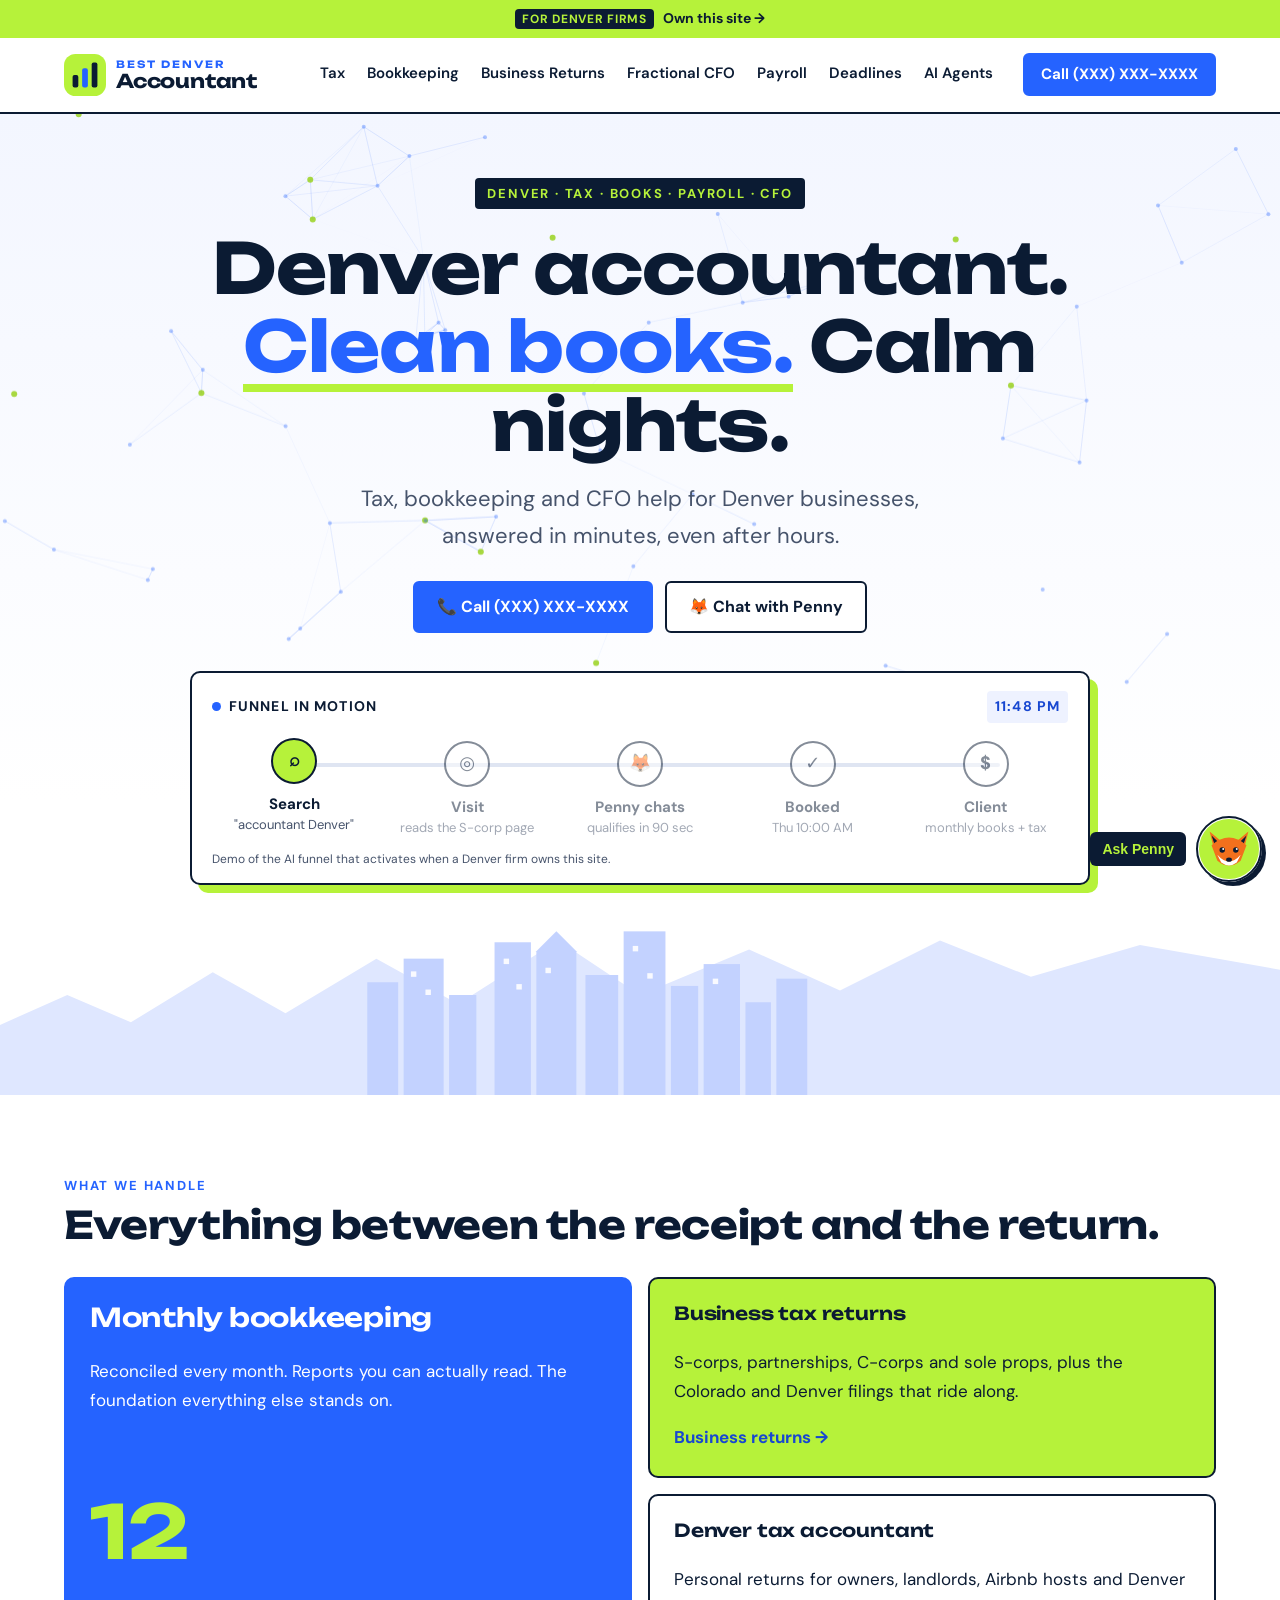
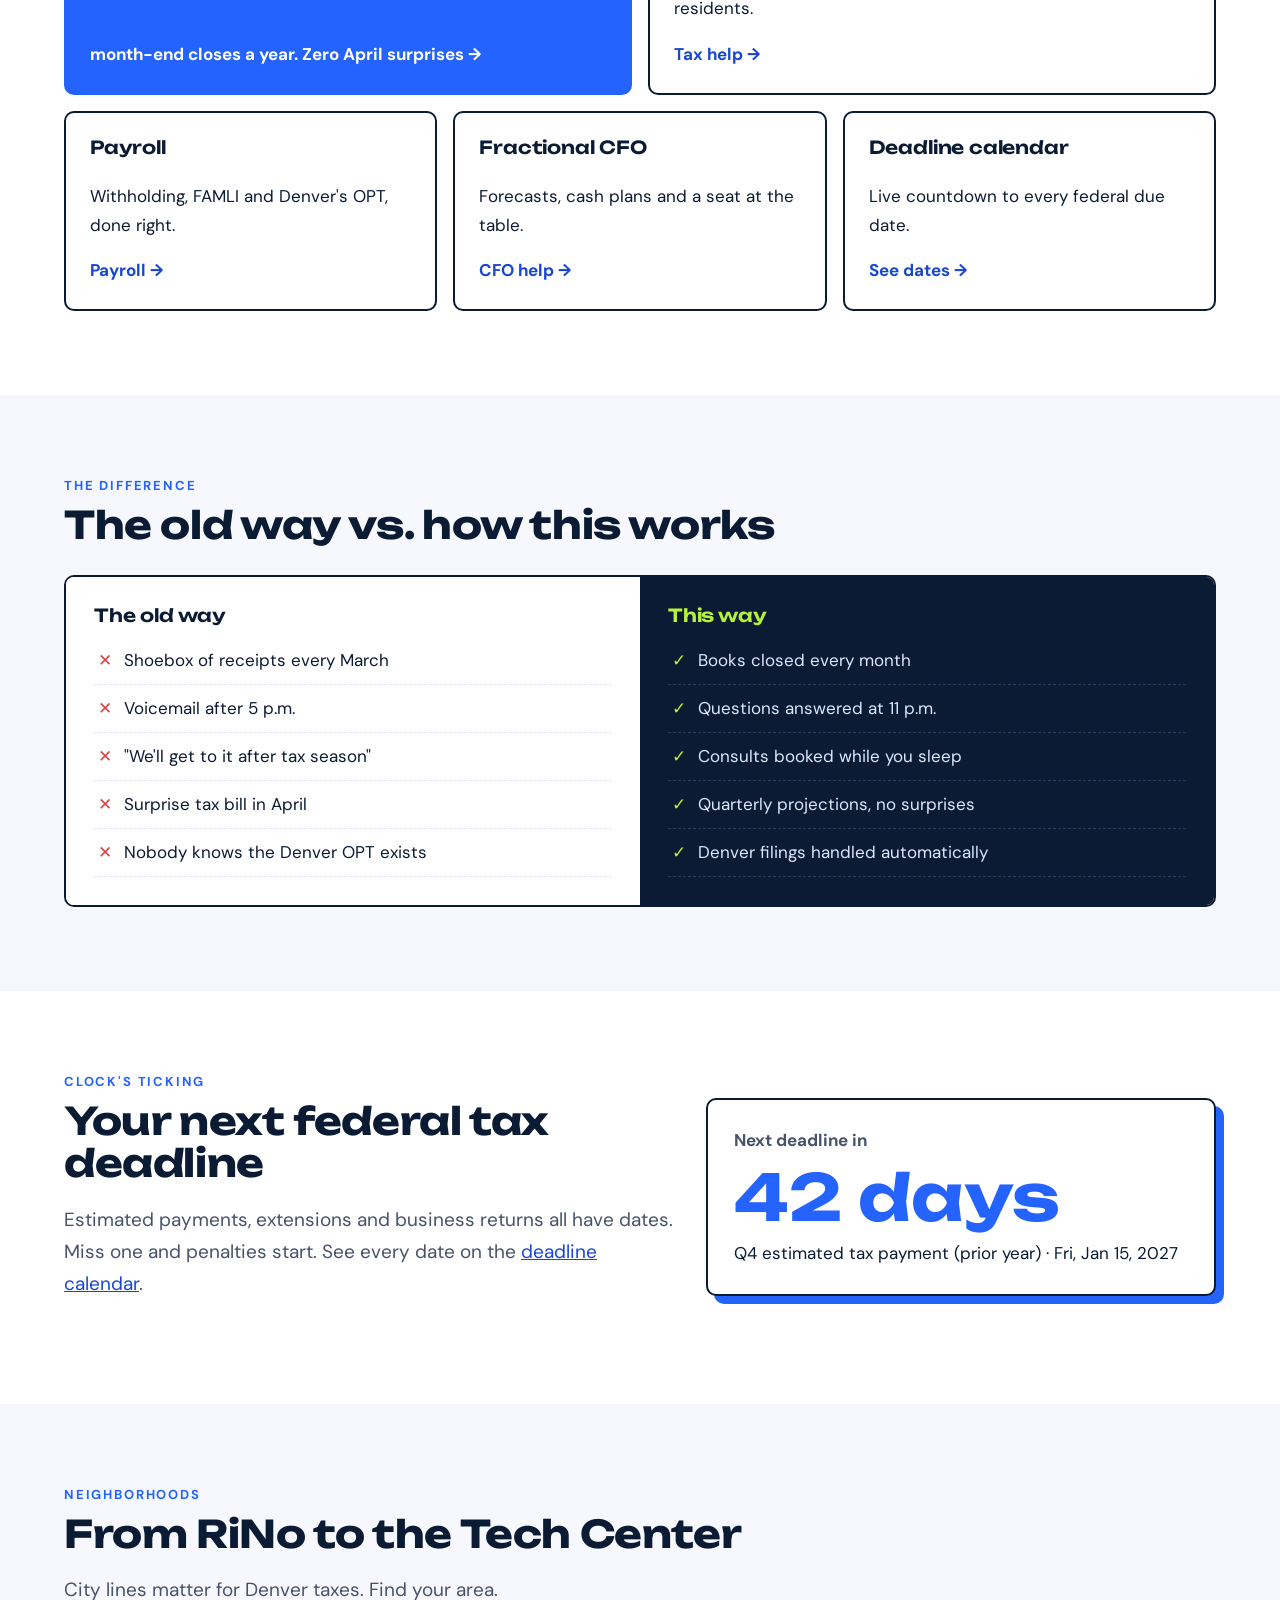
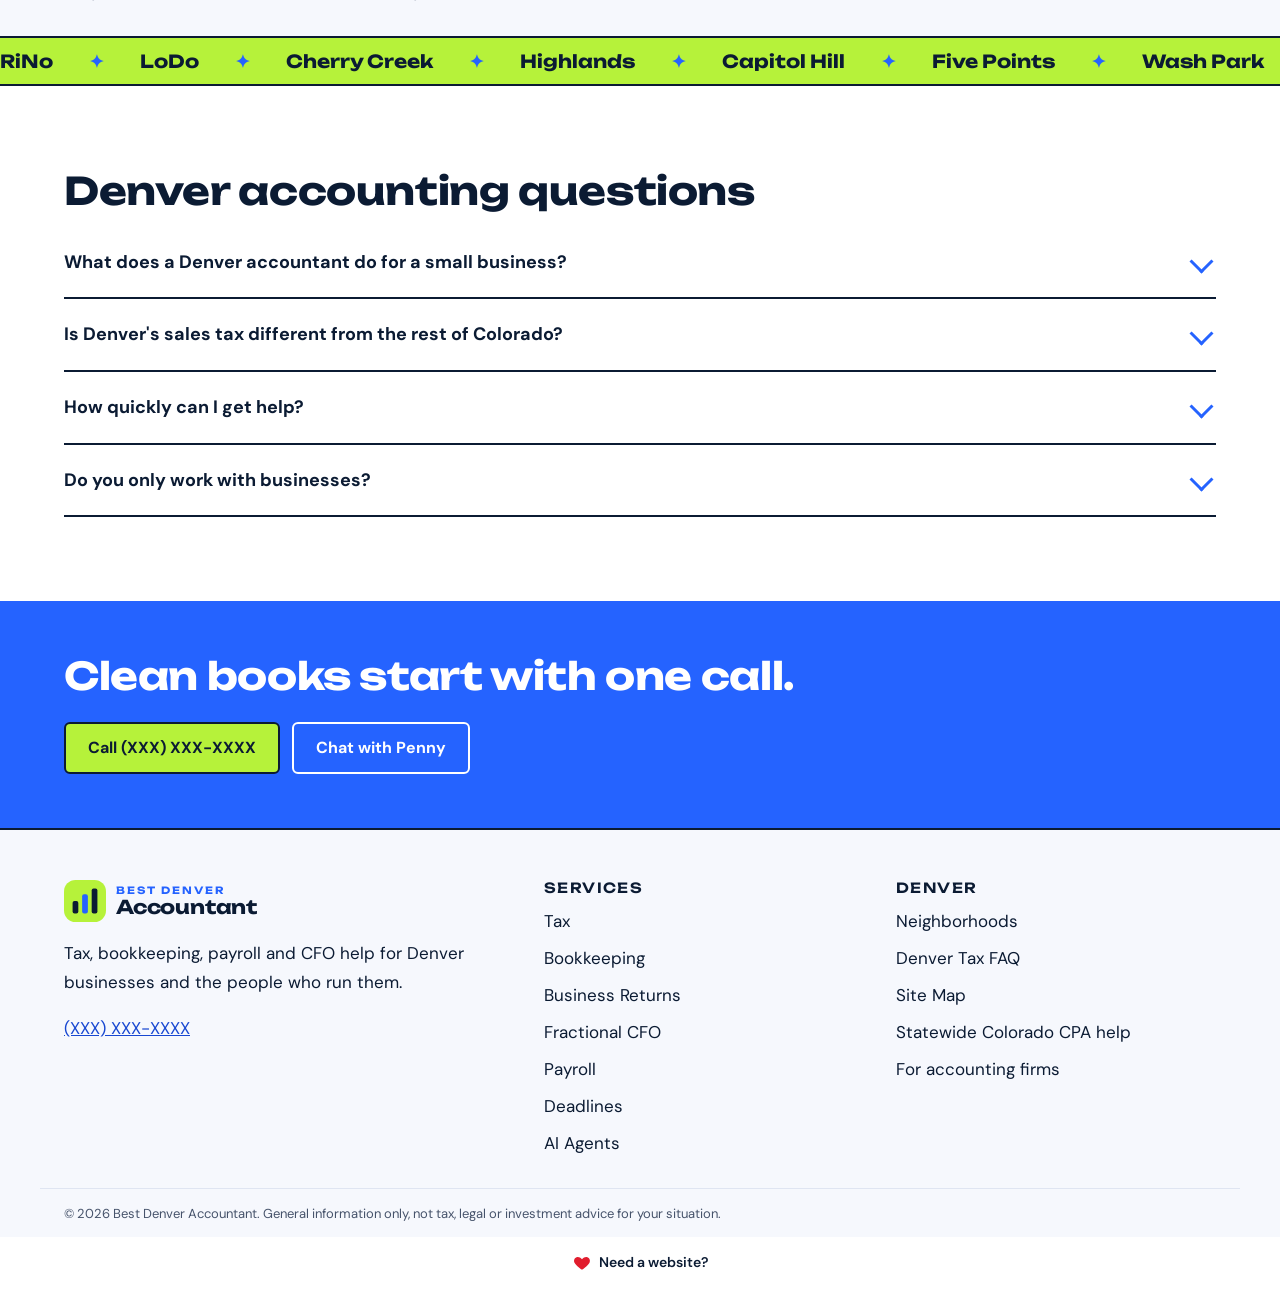
<file: index.html>
<!doctype html><html lang="en"><head><meta charset="utf-8"><script>document.documentElement.className+=' js'</script>
<meta name="viewport" content="width=device-width,initial-scale=1">
<title>Denver Accountant | Bookkeeping, Tax &amp; Payroll | Best Denver Accountant</title><meta name="description" content="Denver accountant for small businesses: monthly bookkeeping, business tax returns, payroll with Denver OPT, and fractional CFO help. Answered fast, even after hours."><link rel="canonical" href="https://www.bestdenveraccountant.com/">
<meta name="robots" content="index,follow,max-image-preview:large">
<meta property="og:type" content="website"><meta property="og:site_name" content="Best Denver Accountant"><meta property="og:title" content="Denver Accountant | Bookkeeping, Tax &amp; Payroll | Best Denver Accountant"><meta property="og:description" content="Denver accountant for small businesses: monthly bookkeeping, business tax returns, payroll with Denver OPT, and fractional CFO help. Answered fast, even after hours."><meta property="og:url" content="https://www.bestdenveraccountant.com/"><meta property="og:image" content="https://www.bestdenveraccountant.com/assets/og.png"><meta name="twitter:card" content="summary_large_image">
<meta name="theme-color" content="#B6F23A">
<link rel="icon" href="/favicon.svg" type="image/svg+xml"><link rel="icon" href="/favicon-32.png" sizes="32x32"><link rel="apple-touch-icon" href="/apple-touch-icon.png">
<link rel="preconnect" href="https://fonts.googleapis.com"><link rel="preconnect" href="https://fonts.gstatic.com" crossorigin>
<link href="https://fonts.googleapis.com/css2?family=Unbounded:wght@600;700&family=DM+Sans:opsz,wght@9..40,400;9..40,600;9..40,700&display=swap" rel="stylesheet">
<link rel="stylesheet" href="/assets/style.css"><script type="application/ld+json">{"@context": "https://schema.org", "@graph": [{"@type": "AccountingService", "@id": "https://www.bestdenveraccountant.com/#org", "name": "Best Denver Accountant", "url": "https://www.bestdenveraccountant.com/", "logo": "https://www.bestdenveraccountant.com/assets/icon-512.png", "image": "https://www.bestdenveraccountant.com/assets/og.png", "areaServed": {"@type": "City", "name": "Denver", "containedInPlace": {"@type": "State", "name": "Colorado"}}, "description": "Denver accountant for bookkeeping, tax preparation, payroll and fractional CFO services for local businesses and individuals.", "knowsAbout": ["Denver occupational privilege tax", "Bookkeeping", "Business tax preparation", "Fractional CFO", "Payroll"]}, {"@type": "WebSite", "@id": "https://www.bestdenveraccountant.com/#site", "url": "https://www.bestdenveraccountant.com/", "name": "Best Denver Accountant", "publisher": {"@id": "https://www.bestdenveraccountant.com/#org"}, "inLanguage": "en-US"}, {"@type": "WebPage", "@id": "https://www.bestdenveraccountant.com/#page", "url": "https://www.bestdenveraccountant.com/", "name": "Denver Accountant | Bookkeeping, Tax & Payroll | Best Denver Accountant", "description": "Denver accountant for small businesses: monthly bookkeeping, business tax returns, payroll with Denver OPT, and fractional CFO help. Answered fast, even after hours.", "isPartOf": {"@id": "https://www.bestdenveraccountant.com/#site"}, "about": {"@id": "https://www.bestdenveraccountant.com/#org"}, "dateModified": "2026-11-05", "inLanguage": "en-US", "speakable": {"@type": "SpeakableSpecification", "cssSelector": ["h1", ".lede"]}}, {"@type": "FAQPage", "@id": "https://www.bestdenveraccountant.com/#faq", "mainEntity": [{"@type": "Question", "name": "What does a Denver accountant do for a small business?", "acceptedAnswer": {"@type": "Answer", "text": "Keeps the books accurate, runs or reviews payroll, files business and owner tax returns, and handles Denver-specific items like the occupational privilege tax and city sales tax."}}, {"@type": "Question", "name": "Is Denver's sales tax different from the rest of Colorado?", "acceptedAnswer": {"@type": "Answer", "text": "Yes. Denver is a home-rule city that collects its own sales and use tax at a 5.15% city rate, on top of state and district taxes, so Denver businesses file with the city directly."}}, {"@type": "Question", "name": "How quickly can I get help?", "acceptedAnswer": {"@type": "Answer", "text": "Same day in most cases. Penny answers right now, and the team calls back fast. Urgent IRS or payroll problems go to the front of the line."}}, {"@type": "Question", "name": "Do you only work with businesses?", "acceptedAnswer": {"@type": "Answer", "text": "Mostly businesses and their owners, but individual returns for Denver residents, landlords and short-term rental hosts are welcome too."}}]}]}</script></head><body><a class="own-ribbon" href="/own-this-site/"><span>For Denver firms</span> Own this site →</a>
<header class="hd"><div class="box hd-in">
 <a class="logo" href="/" aria-label="Best Denver Accountant home"><svg class="mk" viewBox="0 0 44 44" aria-hidden="true"><rect width="44" height="44" rx="12" fill="#B6F23A"/><rect x="9" y="22" width="6" height="13" rx="2" fill="#0B1B33"/><rect x="19" y="15" width="6" height="20" rx="2" fill="#2563FF"/><rect x="29" y="9" width="6" height="26" rx="2" fill="#0B1B33"/></svg><span><small>BEST DENVER</small>Accountant</span></a>
 <nav class="nv" id="mainnav" aria-label="Main"><a href="/denver-tax-accountant/">Tax</a><a href="/bookkeeper-denver/">Bookkeeping</a><a href="/business-tax-preparation/">Business Returns</a><a href="/fractional-cfo-denver/">Fractional CFO</a><a href="/payroll-services-denver/">Payroll</a><a href="/tax-deadline-calendar/">Deadlines</a><a href="/ai-agents-for-accountants/">AI Agents</a><a class="nv-own" href="/own-this-site/">Own this site</a></nav>
 <a class="b b-blue hd-call" href="tel:+1XXXXXXXXXX">Call (XXX) XXX-XXXX</a>
 <button class="menu-btn" aria-label="Open menu" aria-expanded="false" aria-controls="mainnav"><span></span><span></span></button>
</div></header><main>
<section class="hx"><canvas aria-hidden="true"></canvas><svg class="skyline" viewBox="0 0 1440 220" preserveAspectRatio="xMidYMax slice" aria-hidden="true">
<path fill="#dfe7ff" d="M0 220V150l90-40 70 30 90-55 80 45 100-60 90 50 110-70 90 60 120-50 100 45 110-55 100 40 120-35 170 30v140z"/>
<g fill="#c3d2ff"><rect x="420" y="96" width="34" height="124"/><rect x="460" y="70" width="44" height="150"/><rect x="510" y="110" width="30" height="110"/>
<rect x="560" y="52" width="40" height="168"/><path d="M606 220V62l22-22 22 22v158z"/><rect x="660" y="88" width="36" height="132"/><rect x="702" y="40" width="46" height="180"/>
<rect x="754" y="100" width="30" height="120"/><rect x="790" y="76" width="40" height="144"/><rect x="836" y="118" width="28" height="102"/><rect x="870" y="92" width="34" height="128"/></g>
<g fill="#ffffff" opacity=".9" class="win"><rect x="468" y="84" width="6" height="6"/><rect x="484" y="104" width="6" height="6"/><rect x="570" y="70" width="6" height="6"/><rect x="584" y="98" width="6" height="6"/><rect x="712" y="56" width="6" height="6"/><rect x="728" y="86" width="6" height="6"/><rect x="800" y="92" width="6" height="6"/><rect x="616" y="80" width="6" height="6"/></g>
</svg>
<div class="hx-in">
 <span class="tag">Denver · Tax · Books · Payroll · CFO</span>
 <h1>Denver accountant. <span class="u">Clean books.</span> Calm nights.</h1>
 <p class="lede">Tax, bookkeeping and CFO help for Denver businesses, answered in minutes, even after hours.</p>
 <div class="hx-ctas"><a class="b b-blue" href="tel:+1XXXXXXXXXX">📞 Call (XXX) XXX-XXXX</a><button class="b b-line" data-open-bot>🦊 Chat with Penny</button></div>
 <div class="tl" aria-label="Animated demo: how an after-hours lead becomes a booked client">
 <div class="tl-top"><span class="pulse"></span>Funnel in motion <span class="tl-time" data-tltime>11:48 PM</span></div>
 <div class="tl-track"><div class="tl-fill"></div>
  <div class="tl-node" data-n="0"><i>⌕</i><b>Search</b><small>"accountant Denver"</small></div>
  <div class="tl-node" data-n="1"><i>◎</i><b>Visit</b><small>reads the S-corp page</small></div>
  <div class="tl-node" data-n="2"><i>🦊</i><b>Penny chats</b><small>qualifies in 90 sec</small></div>
  <div class="tl-node" data-n="3"><i>✓</i><b>Booked</b><small>Thu 10:00 AM</small></div>
  <div class="tl-node" data-n="4"><i>$</i><b>Client</b><small>monthly books + tax</small></div>
 </div>
 <p class="tl-note">Demo of the AI funnel that activates when a Denver firm owns this site.</p>
</div>
</div></section>

<section class="sec"><div class="box">
 <div class="kicker rise">What we handle</div>
 <h2 class="rise">Everything between the receipt and the return.</h2>
 <div class="bento">
  <a class="tile t-a rise" href="/bookkeeper-denver/"><h3>Monthly bookkeeping</h3><p>Reconciled every month. Reports you can actually read. The foundation everything else stands on.</p><div class="big">12</div><span class="go">month-end closes a year. Zero April surprises →</span></a>
  <a class="tile t-b rise" href="/business-tax-preparation/"><h3>Business tax returns</h3><p>S-corps, partnerships, C-corps and sole props, plus the Colorado and Denver filings that ride along.</p><span class="go">Business returns →</span></a>
  <a class="tile t-c rise" href="/denver-tax-accountant/"><h3>Denver tax accountant</h3><p>Personal returns for owners, landlords, Airbnb hosts and Denver residents.</p><span class="go">Tax help →</span></a>
  <a class="tile t-d rise" href="/payroll-services-denver/"><h3>Payroll</h3><p>Withholding, FAMLI and Denver's OPT, done right.</p><span class="go">Payroll →</span></a>
  <a class="tile t-e rise" href="/fractional-cfo-denver/"><h3>Fractional CFO</h3><p>Forecasts, cash plans and a seat at the table.</p><span class="go">CFO help →</span></a>
  <a class="tile t-f rise" href="/tax-deadline-calendar/"><h3>Deadline calendar</h3><p>Live countdown to every federal due date.</p><span class="go">See dates →</span></a>
 </div>
</div></section>

<section class="sec mist"><div class="box">
 <div class="kicker rise">The difference</div>
 <h2 class="rise">The old way vs. how this works</h2>
 <div class="vs rise">
  <div class="old"><h3>The old way</h3><ul><li>Shoebox of receipts every March</li><li>Voicemail after 5 p.m.</li><li>"We'll get to it after tax season"</li><li>Surprise tax bill in April</li><li>Nobody knows the Denver OPT exists</li></ul></div>
  <div class="new"><h3>This way</h3><ul><li>Books closed every month</li><li>Questions answered at 11 p.m.</li><li>Consults booked while you sleep</li><li>Quarterly projections, no surprises</li><li>Denver filings handled automatically</li></ul></div>
 </div>
</div></section>

<section class="sec"><div class="box count">
 <div class="rise"><div class="kicker">Clock's ticking</div><h2>Your next federal tax deadline</h2><p class="intro">Estimated payments, extensions and business returns all have dates. Miss one and penalties start. See every date on the <a href="/tax-deadline-calendar/">deadline calendar</a>.</p></div>
 <div class="count-card rise" data-next-deadline><div class="lbl">Next deadline in</div><div class="num">…</div><div class="what">Calculating…</div></div>
</div></section>

<section class="sec mist" style="padding-bottom:0"><div class="box"><div class="kicker rise">Neighborhoods</div><h2 class="rise">From RiNo to the Tech Center</h2><p class="intro rise">City lines matter for Denver taxes. Find your area.</p></div>
 <div class="marq" aria-label="Denver neighborhoods"><div class="marq-in"><a href="/denver-neighborhoods/#rino">RiNo</a><a href="/denver-neighborhoods/#lodo">LoDo</a><a href="/denver-neighborhoods/#cherry-creek">Cherry Creek</a><a href="/denver-neighborhoods/#highlands">Highlands</a><a href="/denver-neighborhoods/#capitol-hill">Capitol Hill</a><a href="/denver-neighborhoods/#five-points">Five Points</a><a href="/denver-neighborhoods/#wash-park">Wash Park</a><a href="/denver-neighborhoods/#baker">Baker</a><a href="/denver-neighborhoods/#central-park">Central Park</a><a href="/denver-neighborhoods/#dtc">Tech Center</a><a href="/denver-neighborhoods/#rino">RiNo</a><a href="/denver-neighborhoods/#lodo">LoDo</a><a href="/denver-neighborhoods/#cherry-creek">Cherry Creek</a><a href="/denver-neighborhoods/#highlands">Highlands</a><a href="/denver-neighborhoods/#capitol-hill">Capitol Hill</a><a href="/denver-neighborhoods/#five-points">Five Points</a><a href="/denver-neighborhoods/#wash-park">Wash Park</a><a href="/denver-neighborhoods/#baker">Baker</a><a href="/denver-neighborhoods/#central-park">Central Park</a><a href="/denver-neighborhoods/#dtc">Tech Center</a></div></div>
</section>

<section class="sec"><div class="box"><h2>Denver accounting questions</h2><div class="qa"><details><summary>What does a Denver accountant do for a small business?</summary><p>Keeps the books accurate, runs or reviews payroll, files business and owner tax returns, and handles Denver-specific items like the occupational privilege tax and city sales tax.</p></details><details><summary>Is Denver's sales tax different from the rest of Colorado?</summary><p>Yes. Denver is a home-rule city that collects its own sales and use tax at a 5.15% city rate, on top of state and district taxes, so Denver businesses file with the city directly.</p></details><details><summary>How quickly can I get help?</summary><p>Same day in most cases. Penny answers right now, and the team calls back fast. Urgent IRS or payroll problems go to the front of the line.</p></details><details><summary>Do you only work with businesses?</summary><p>Mostly businesses and their owners, but individual returns for Denver residents, landlords and short-term rental hosts are welcome too.</p></details></div></div></section>
</main><section class="closer"><div class="box closer-in">
 <h2>Clean books start with one call.</h2>
 <div class="closer-b"><a class="b b-lime" href="tel:+1XXXXXXXXXX">Call (XXX) XXX-XXXX</a><button class="b b-line-w" data-open-bot>Chat with Penny</button></div>
</div></section>
<footer class="ft"><div class="box ft-grid">
 <div><a class="logo" href="/"><svg class="mk" viewBox="0 0 44 44" aria-hidden="true"><rect width="44" height="44" rx="12" fill="#B6F23A"/><rect x="9" y="22" width="6" height="13" rx="2" fill="#0B1B33"/><rect x="19" y="15" width="6" height="20" rx="2" fill="#2563FF"/><rect x="29" y="9" width="6" height="26" rx="2" fill="#0B1B33"/></svg><span><small>BEST DENVER</small>Accountant</span></a><p>Tax, bookkeeping, payroll and CFO help for Denver businesses and the people who run them.</p><p><a href="tel:+1XXXXXXXXXX">(XXX) XXX-XXXX</a></p></div>
 <div class="ft-links"><h3>Services</h3><a href="/denver-tax-accountant/">Tax</a><a href="/bookkeeper-denver/">Bookkeeping</a><a href="/business-tax-preparation/">Business Returns</a><a href="/fractional-cfo-denver/">Fractional CFO</a><a href="/payroll-services-denver/">Payroll</a><a href="/tax-deadline-calendar/">Deadlines</a><a href="/ai-agents-for-accountants/">AI Agents</a></div>
 <div class="ft-links"><h3>Denver</h3><a href="/denver-neighborhoods/">Neighborhoods</a><a href="/faq/">Denver Tax FAQ</a><a href="/sitemap/">Site Map</a><a href="https://www.bestcpacolorado.com/" rel="nofollow">Statewide Colorado CPA help</a><a href="/own-this-site/">For accounting firms</a></div>
</div><p class="box legal">© 2026 Best Denver Accountant. General information only, not tax, legal or investment advice for your situation.</p></footer>
<div class="mbar"><a href="tel:+1XXXXXXXXXX">📞 Call</a><button data-open-bot>🦊 Chat</button></div>
<div class="sig-heart"><svg viewBox="0 0 24 24" aria-hidden="true"><path fill="#e11d2e" d="M12 21s-7.5-4.6-10-9.3C.4 8.4 2.3 4.5 6 4.1c2.2-.2 4 .9 6 3 2-2.1 3.8-3.2 6-3 3.7.4 5.6 4.3 4 7.6C19.5 16.4 12 21 12 21z"/></svg><a href="https://eyetoad.com/" rel="nofollow">Need a website?</a></div><script src="/assets/app.js" defer></script><script src="/assets/penny.js" defer></script></body></html>
</file>
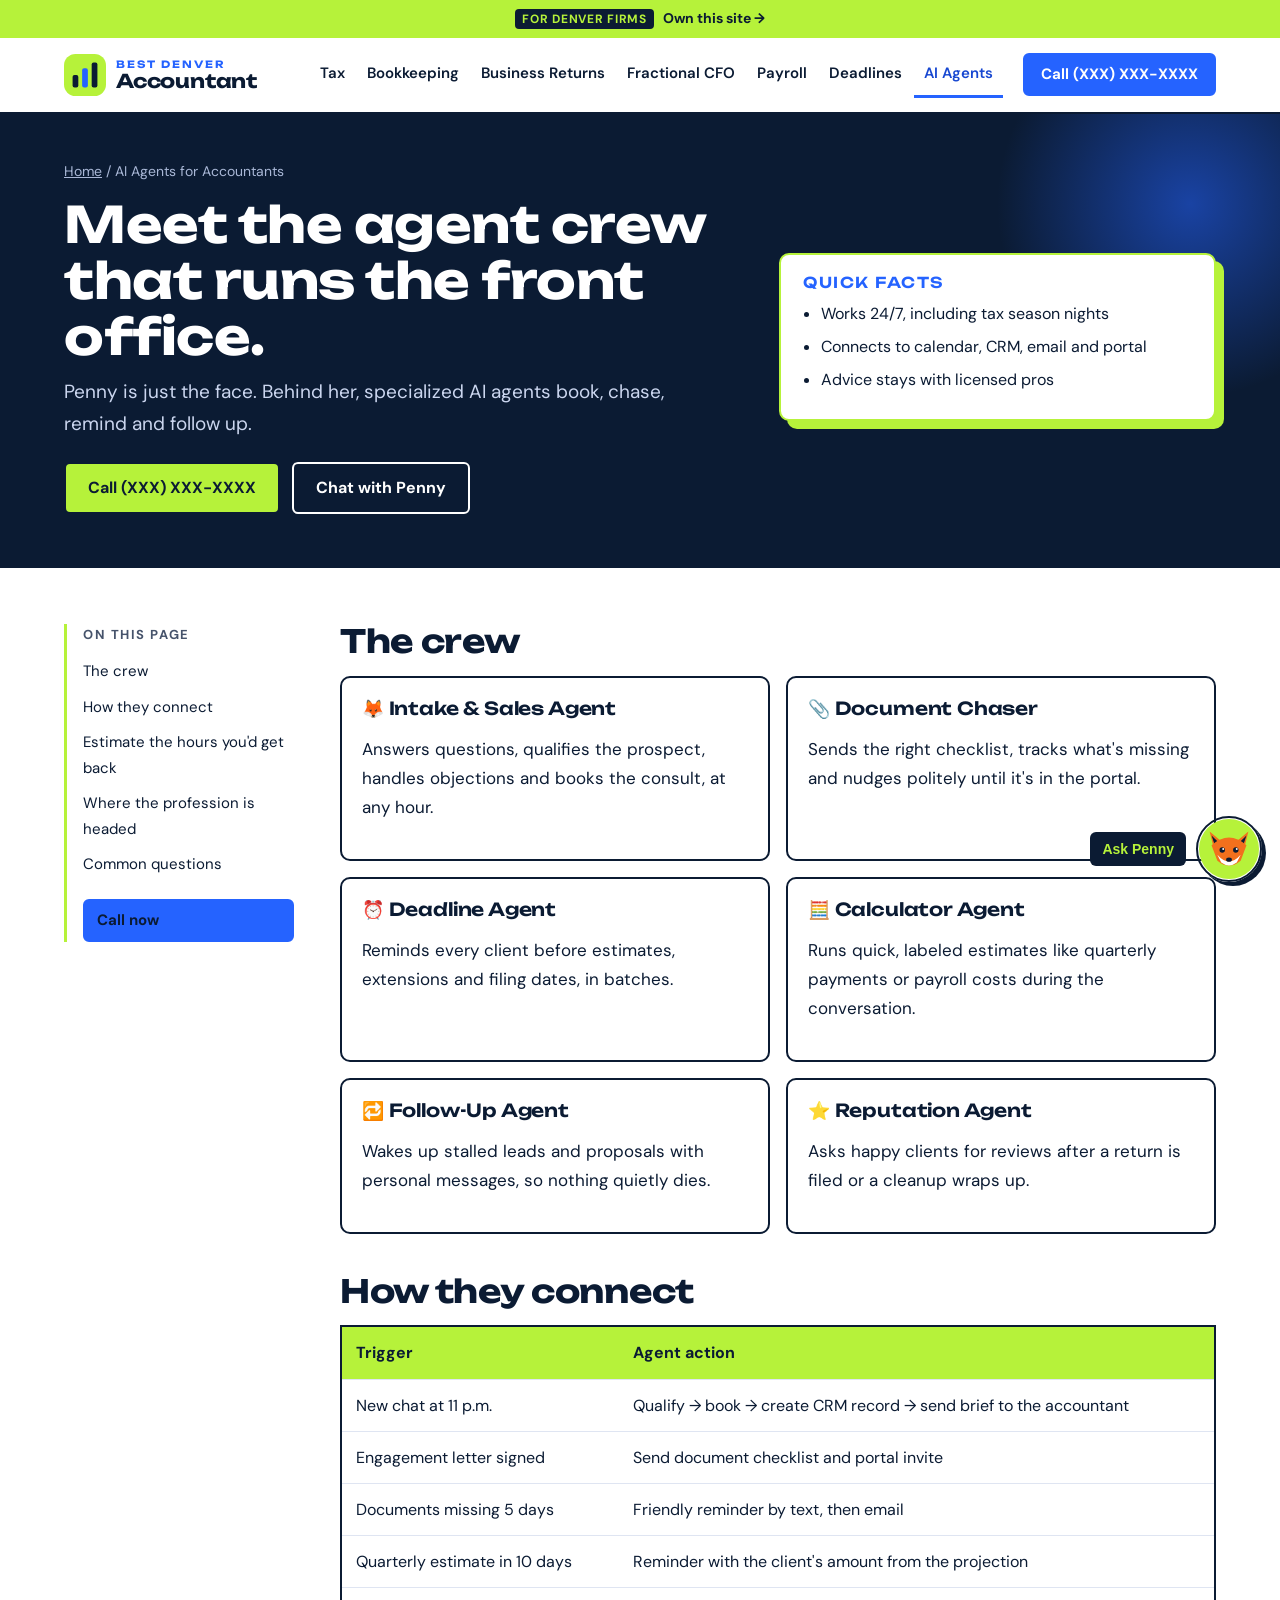
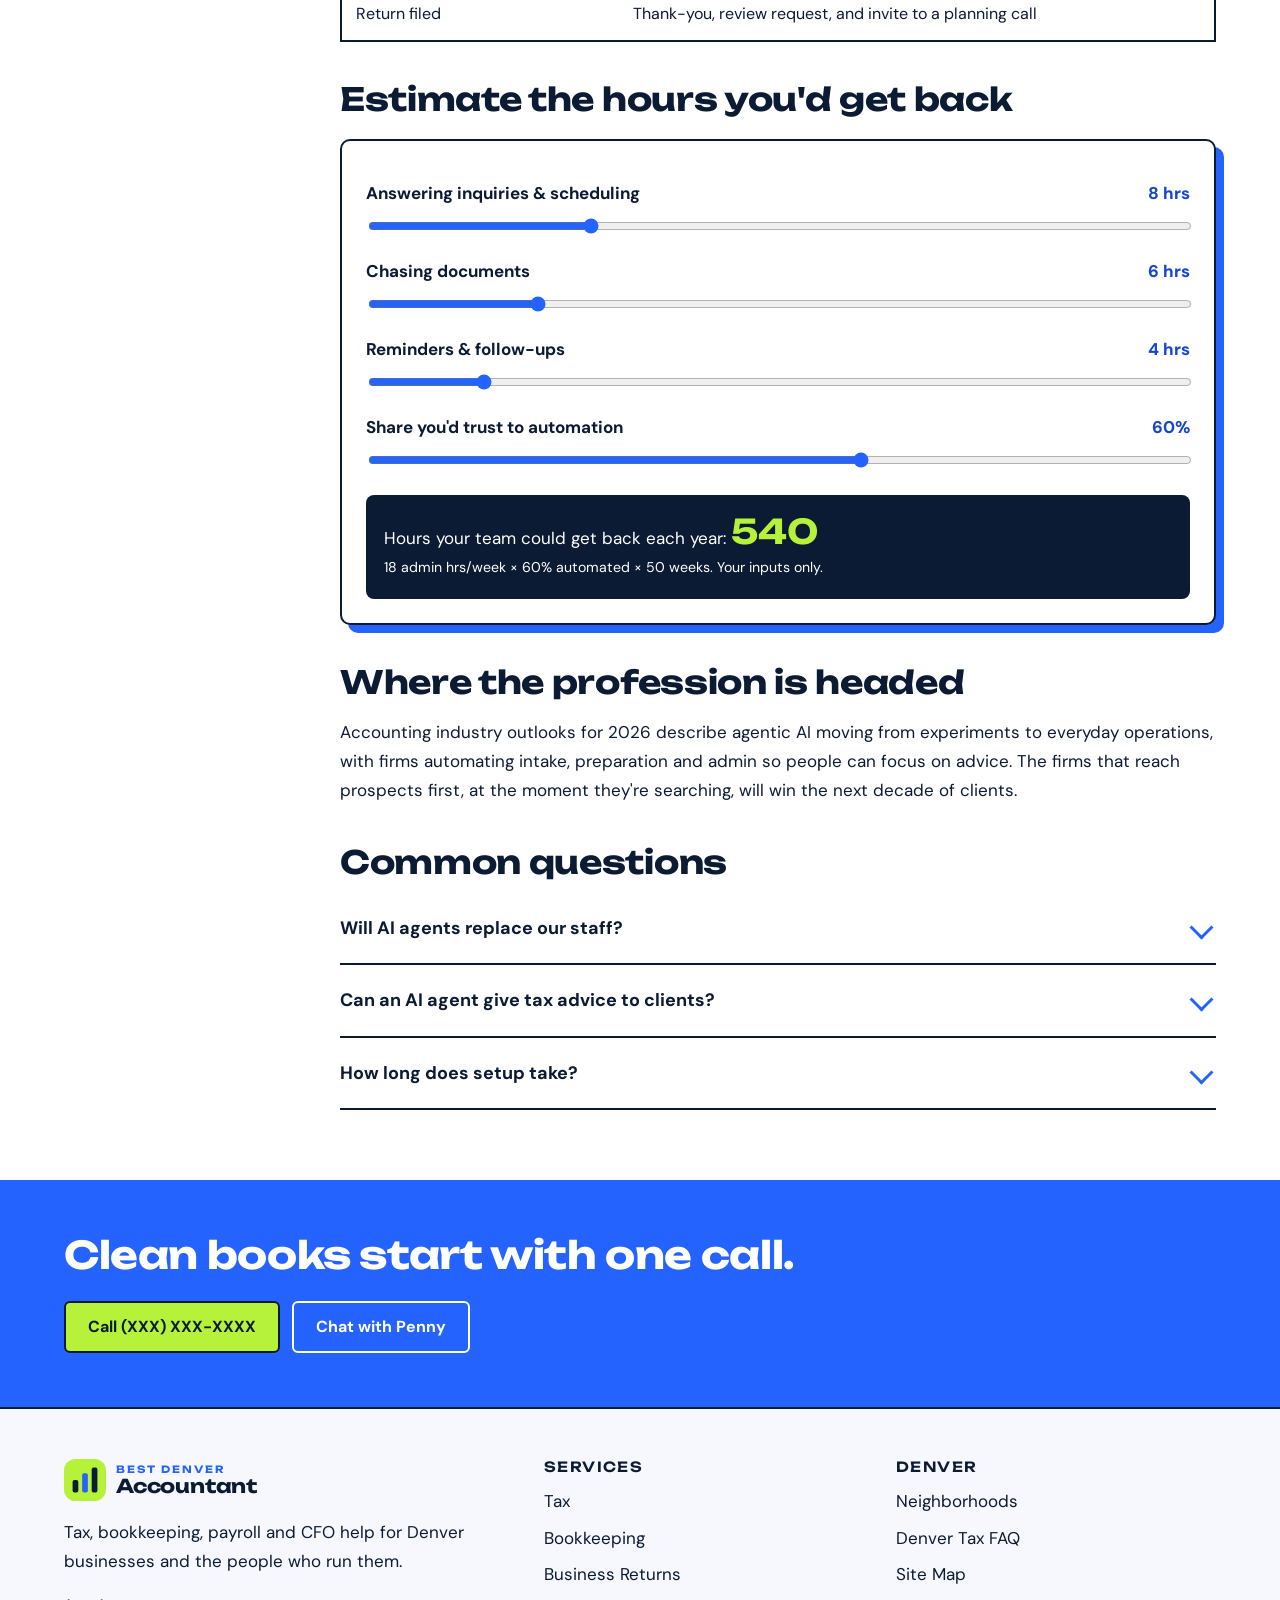
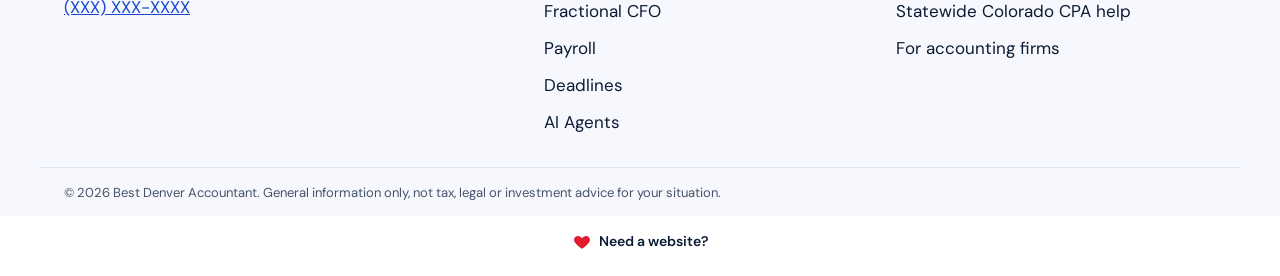
<file: ai-agents-for-accountants/index.html>
<!doctype html><html lang="en"><head><meta charset="utf-8"><script>document.documentElement.className+=' js'</script>
<meta name="viewport" content="width=device-width,initial-scale=1">
<title>AI Agents for Accounting Firms | Intake, Booking &amp; Follow-Up on Autopilot</title><meta name="description" content="AI agents built for accounting firms: 24/7 intake and booking, document chasing, deadline reminders and CRM triggers. See the crew and estimate the hours saved."><link rel="canonical" href="https://www.bestdenveraccountant.com/ai-agents-for-accountants/">
<meta name="robots" content="index,follow,max-image-preview:large">
<meta property="og:type" content="website"><meta property="og:site_name" content="Best Denver Accountant"><meta property="og:title" content="AI Agents for Accounting Firms | Intake, Booking &amp; Follow-Up on Autopilot"><meta property="og:description" content="AI agents built for accounting firms: 24/7 intake and booking, document chasing, deadline reminders and CRM triggers. See the crew and estimate the hours saved."><meta property="og:url" content="https://www.bestdenveraccountant.com/ai-agents-for-accountants/"><meta property="og:image" content="https://www.bestdenveraccountant.com/assets/og.png"><meta name="twitter:card" content="summary_large_image">
<meta name="theme-color" content="#B6F23A">
<link rel="icon" href="/favicon.svg" type="image/svg+xml"><link rel="icon" href="/favicon-32.png" sizes="32x32"><link rel="apple-touch-icon" href="/apple-touch-icon.png">
<link rel="preconnect" href="https://fonts.googleapis.com"><link rel="preconnect" href="https://fonts.gstatic.com" crossorigin>
<link href="https://fonts.googleapis.com/css2?family=Unbounded:wght@600;700&family=DM+Sans:opsz,wght@9..40,400;9..40,600;9..40,700&display=swap" rel="stylesheet">
<link rel="stylesheet" href="/assets/style.css"><script type="application/ld+json">{"@context": "https://schema.org", "@graph": [{"@type": "AccountingService", "@id": "https://www.bestdenveraccountant.com/#org", "name": "Best Denver Accountant", "url": "https://www.bestdenveraccountant.com/", "logo": "https://www.bestdenveraccountant.com/assets/icon-512.png", "image": "https://www.bestdenveraccountant.com/assets/og.png", "areaServed": {"@type": "City", "name": "Denver", "containedInPlace": {"@type": "State", "name": "Colorado"}}, "description": "Denver accountant for bookkeeping, tax preparation, payroll and fractional CFO services for local businesses and individuals.", "knowsAbout": ["Denver occupational privilege tax", "Bookkeeping", "Business tax preparation", "Fractional CFO", "Payroll"]}, {"@type": "WebSite", "@id": "https://www.bestdenveraccountant.com/#site", "url": "https://www.bestdenveraccountant.com/", "name": "Best Denver Accountant", "publisher": {"@id": "https://www.bestdenveraccountant.com/#org"}, "inLanguage": "en-US"}, {"@type": "WebPage", "@id": "https://www.bestdenveraccountant.com/ai-agents-for-accountants/#page", "url": "https://www.bestdenveraccountant.com/ai-agents-for-accountants/", "name": "AI Agents for Accounting Firms | Intake, Booking & Follow-Up on Autopilot", "description": "AI agents built for accounting firms: 24/7 intake and booking, document chasing, deadline reminders and CRM triggers. See the crew and estimate the hours saved.", "isPartOf": {"@id": "https://www.bestdenveraccountant.com/#site"}, "about": {"@id": "https://www.bestdenveraccountant.com/#org"}, "dateModified": "2026-11-05", "inLanguage": "en-US", "speakable": {"@type": "SpeakableSpecification", "cssSelector": ["h1", ".lede"]}, "breadcrumb": {"@id": "https://www.bestdenveraccountant.com/ai-agents-for-accountants/#crumbs"}}, {"@type": "BreadcrumbList", "@id": "https://www.bestdenveraccountant.com/ai-agents-for-accountants/#crumbs", "itemListElement": [{"@type": "ListItem", "position": 1, "name": "Home", "item": "https://www.bestdenveraccountant.com/"}, {"@type": "ListItem", "position": 2, "name": "AI Agents for Accountants", "item": "https://www.bestdenveraccountant.com/ai-agents-for-accountants/"}]}, {"@type": "FAQPage", "@id": "https://www.bestdenveraccountant.com/ai-agents-for-accountants/#faq", "mainEntity": [{"@type": "Question", "name": "Will AI agents replace our staff?", "acceptedAnswer": {"@type": "Answer", "text": "They replace the repetitive parts of the job: answering the same questions, chasing documents and sending reminders. Staff time shifts to review and advisory work clients pay more for."}}, {"@type": "Question", "name": "Can an AI agent give tax advice to clients?", "acceptedAnswer": {"@type": "Answer", "text": "It shouldn't. Agents work from an approved knowledge base, gather information and route anything that needs judgment to a licensed professional."}}, {"@type": "Question", "name": "How long does setup take?", "acceptedAnswer": {"@type": "Answer", "text": "A basic intake and booking agent can be live quickly once the knowledge base and calendar are connected. Deeper workflows are added in stages."}}]}]}</script></head><body><a class="own-ribbon" href="/own-this-site/"><span>For Denver firms</span> Own this site →</a>
<header class="hd"><div class="box hd-in">
 <a class="logo" href="/" aria-label="Best Denver Accountant home"><svg class="mk" viewBox="0 0 44 44" aria-hidden="true"><rect width="44" height="44" rx="12" fill="#B6F23A"/><rect x="9" y="22" width="6" height="13" rx="2" fill="#0B1B33"/><rect x="19" y="15" width="6" height="20" rx="2" fill="#2563FF"/><rect x="29" y="9" width="6" height="26" rx="2" fill="#0B1B33"/></svg><span><small>BEST DENVER</small>Accountant</span></a>
 <nav class="nv" id="mainnav" aria-label="Main"><a href="/denver-tax-accountant/">Tax</a><a href="/bookkeeper-denver/">Bookkeeping</a><a href="/business-tax-preparation/">Business Returns</a><a href="/fractional-cfo-denver/">Fractional CFO</a><a href="/payroll-services-denver/">Payroll</a><a href="/tax-deadline-calendar/">Deadlines</a><a href="/ai-agents-for-accountants/" aria-current="page">AI Agents</a><a class="nv-own" href="/own-this-site/">Own this site</a></nav>
 <a class="b b-blue hd-call" href="tel:+1XXXXXXXXXX">Call (XXX) XXX-XXXX</a>
 <button class="menu-btn" aria-label="Open menu" aria-expanded="false" aria-controls="mainnav"><span></span><span></span></button>
</div></header><main><section class="ph"><div class="box ph-in"><div><nav class="bc" aria-label="Breadcrumb"><a href="/">Home</a> / AI Agents for Accountants</nav>
<h1>Meet the agent crew that runs the front office.</h1><p class="lede">Penny is just the face. Behind her, specialized AI agents book, chase, remind and follow up.</p><div class="hx-ctas" style="justify-content:flex-start"><a class="b b-lime" href="tel:+1XXXXXXXXXX">Call (XXX) XXX-XXXX</a><button class="b b-line-w" data-open-bot>Chat with Penny</button></div></div>
<div class="facts"><h3>Quick facts</h3><ul><li>Works 24/7, including tax season nights</li><li>Connects to calendar, CRM, email and portal</li><li>Advice stays with licensed pros</li></ul></div></div></section>
<div class="box doc"><aside class="toc"><b>On this page</b><div class="toc-links"></div><a class="b b-blue" href="tel:+1XXXXXXXXXX">Call now</a></aside>
<article>
<h2>The crew</h2>
<div class="cards">
<div class="cd"><h3>🦊 Intake & Sales Agent</h3><p>Answers questions, qualifies the prospect, handles objections and books the consult, at any hour.</p></div>
<div class="cd"><h3>📎 Document Chaser</h3><p>Sends the right checklist, tracks what's missing and nudges politely until it's in the portal.</p></div>
<div class="cd"><h3>⏰ Deadline Agent</h3><p>Reminds every client before estimates, extensions and filing dates, in batches.</p></div>
<div class="cd"><h3>🧮 Calculator Agent</h3><p>Runs quick, labeled estimates like quarterly payments or payroll costs during the conversation.</p></div>
<div class="cd"><h3>🔁 Follow-Up Agent</h3><p>Wakes up stalled leads and proposals with personal messages, so nothing quietly dies.</p></div>
<div class="cd"><h3>⭐ Reputation Agent</h3><p>Asks happy clients for reviews after a return is filed or a cleanup wraps up.</p></div>
</div>
<h2>How they connect</h2>
<table class="tbl"><tr><th>Trigger</th><th>Agent action</th></tr>
<tr><td>New chat at 11 p.m.</td><td>Qualify → book → create CRM record → send brief to the accountant</td></tr>
<tr><td>Engagement letter signed</td><td>Send document checklist and portal invite</td></tr>
<tr><td>Documents missing 5 days</td><td>Friendly reminder by text, then email</td></tr>
<tr><td>Quarterly estimate in 10 days</td><td>Reminder with the client's amount from the projection</td></tr>
<tr><td>Return filed</td><td>Thank-you, review request, and invite to a planning call</td></tr>
</table>
<h2>Estimate the hours you'd get back</h2>
<div class="widget" id="hoursest">
 <label for="h1">Answering inquiries & scheduling <span class="val" data-for="h1"></span></label><input type="range" id="h1" min="0" max="30" value="8">
 <label for="h2">Chasing documents <span class="val" data-for="h2"></span></label><input type="range" id="h2" min="0" max="30" value="6">
 <label for="h3">Reminders & follow-ups <span class="val" data-for="h3"></span></label><input type="range" id="h3" min="0" max="30" value="4">
 <label for="pct">Share you'd trust to automation <span class="val" data-for="pct"></span></label><input type="range" id="pct" min="0" max="100" value="60">
 <div class="res" aria-live="polite"></div>
</div>
<h2>Where the profession is headed</h2>
<p>Accounting industry outlooks for 2026 describe agentic AI moving from experiments to everyday operations, with firms automating intake, preparation and admin so people can focus on advice. The firms that reach prospects first, at the moment they're searching, will win the next decade of clients.</p>
<h2>Common questions</h2><div class="qa"><details><summary>Will AI agents replace our staff?</summary><p>They replace the repetitive parts of the job: answering the same questions, chasing documents and sending reminders. Staff time shifts to review and advisory work clients pay more for.</p></details><details><summary>Can an AI agent give tax advice to clients?</summary><p>It shouldn't. Agents work from an approved knowledge base, gather information and route anything that needs judgment to a licensed professional.</p></details><details><summary>How long does setup take?</summary><p>A basic intake and booking agent can be live quickly once the knowledge base and calendar are connected. Deeper workflows are added in stages.</p></details></div></article></div></main><section class="closer"><div class="box closer-in">
 <h2>Clean books start with one call.</h2>
 <div class="closer-b"><a class="b b-lime" href="tel:+1XXXXXXXXXX">Call (XXX) XXX-XXXX</a><button class="b b-line-w" data-open-bot>Chat with Penny</button></div>
</div></section>
<footer class="ft"><div class="box ft-grid">
 <div><a class="logo" href="/"><svg class="mk" viewBox="0 0 44 44" aria-hidden="true"><rect width="44" height="44" rx="12" fill="#B6F23A"/><rect x="9" y="22" width="6" height="13" rx="2" fill="#0B1B33"/><rect x="19" y="15" width="6" height="20" rx="2" fill="#2563FF"/><rect x="29" y="9" width="6" height="26" rx="2" fill="#0B1B33"/></svg><span><small>BEST DENVER</small>Accountant</span></a><p>Tax, bookkeeping, payroll and CFO help for Denver businesses and the people who run them.</p><p><a href="tel:+1XXXXXXXXXX">(XXX) XXX-XXXX</a></p></div>
 <div class="ft-links"><h3>Services</h3><a href="/denver-tax-accountant/">Tax</a><a href="/bookkeeper-denver/">Bookkeeping</a><a href="/business-tax-preparation/">Business Returns</a><a href="/fractional-cfo-denver/">Fractional CFO</a><a href="/payroll-services-denver/">Payroll</a><a href="/tax-deadline-calendar/">Deadlines</a><a href="/ai-agents-for-accountants/">AI Agents</a></div>
 <div class="ft-links"><h3>Denver</h3><a href="/denver-neighborhoods/">Neighborhoods</a><a href="/faq/">Denver Tax FAQ</a><a href="/sitemap/">Site Map</a><a href="https://www.bestcpacolorado.com/" rel="nofollow">Statewide Colorado CPA help</a><a href="/own-this-site/">For accounting firms</a></div>
</div><p class="box legal">© 2026 Best Denver Accountant. General information only, not tax, legal or investment advice for your situation.</p></footer>
<div class="mbar"><a href="tel:+1XXXXXXXXXX">📞 Call</a><button data-open-bot>🦊 Chat</button></div>
<div class="sig-heart"><svg viewBox="0 0 24 24" aria-hidden="true"><path fill="#e11d2e" d="M12 21s-7.5-4.6-10-9.3C.4 8.4 2.3 4.5 6 4.1c2.2-.2 4 .9 6 3 2-2.1 3.8-3.2 6-3 3.7.4 5.6 4.3 4 7.6C19.5 16.4 12 21 12 21z"/></svg><a href="https://eyetoad.com/" rel="nofollow">Need a website?</a></div><script src="/assets/app.js" defer></script><script src="/assets/penny.js" defer></script></body></html>
</file>
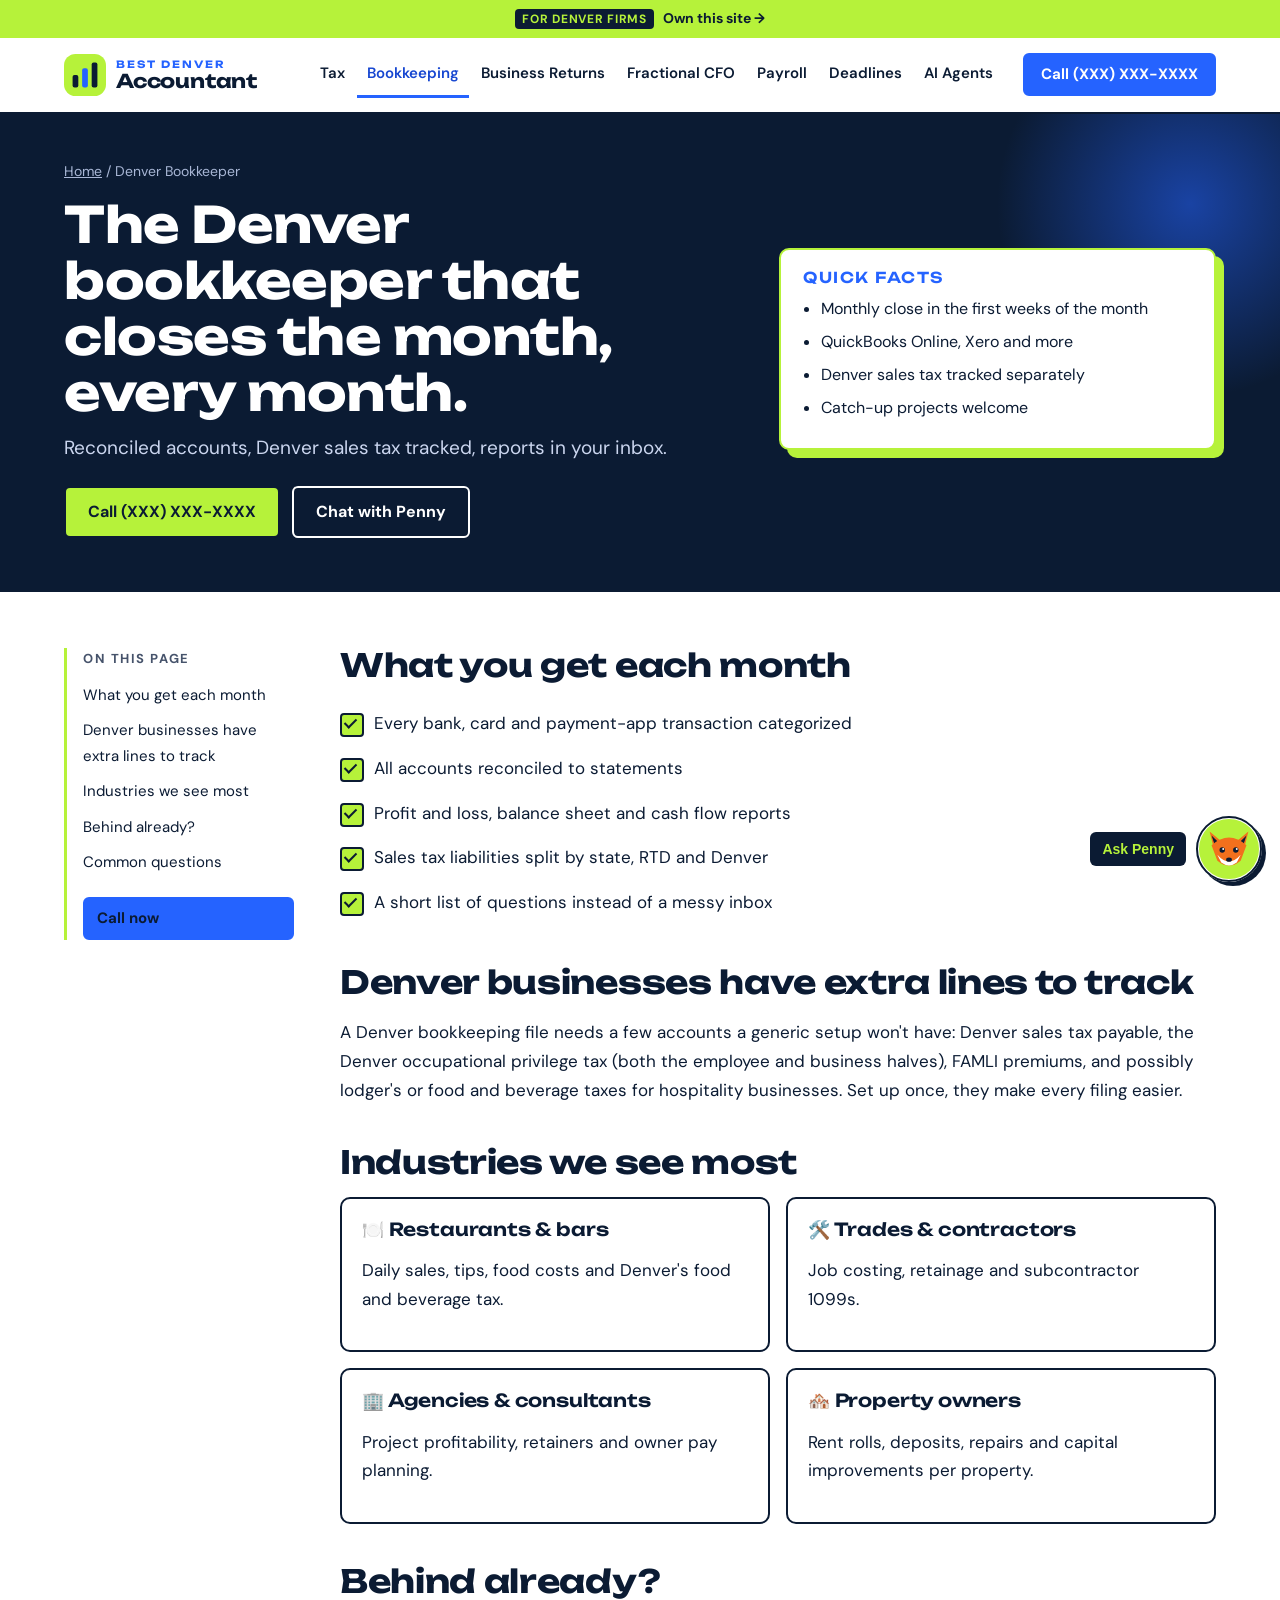
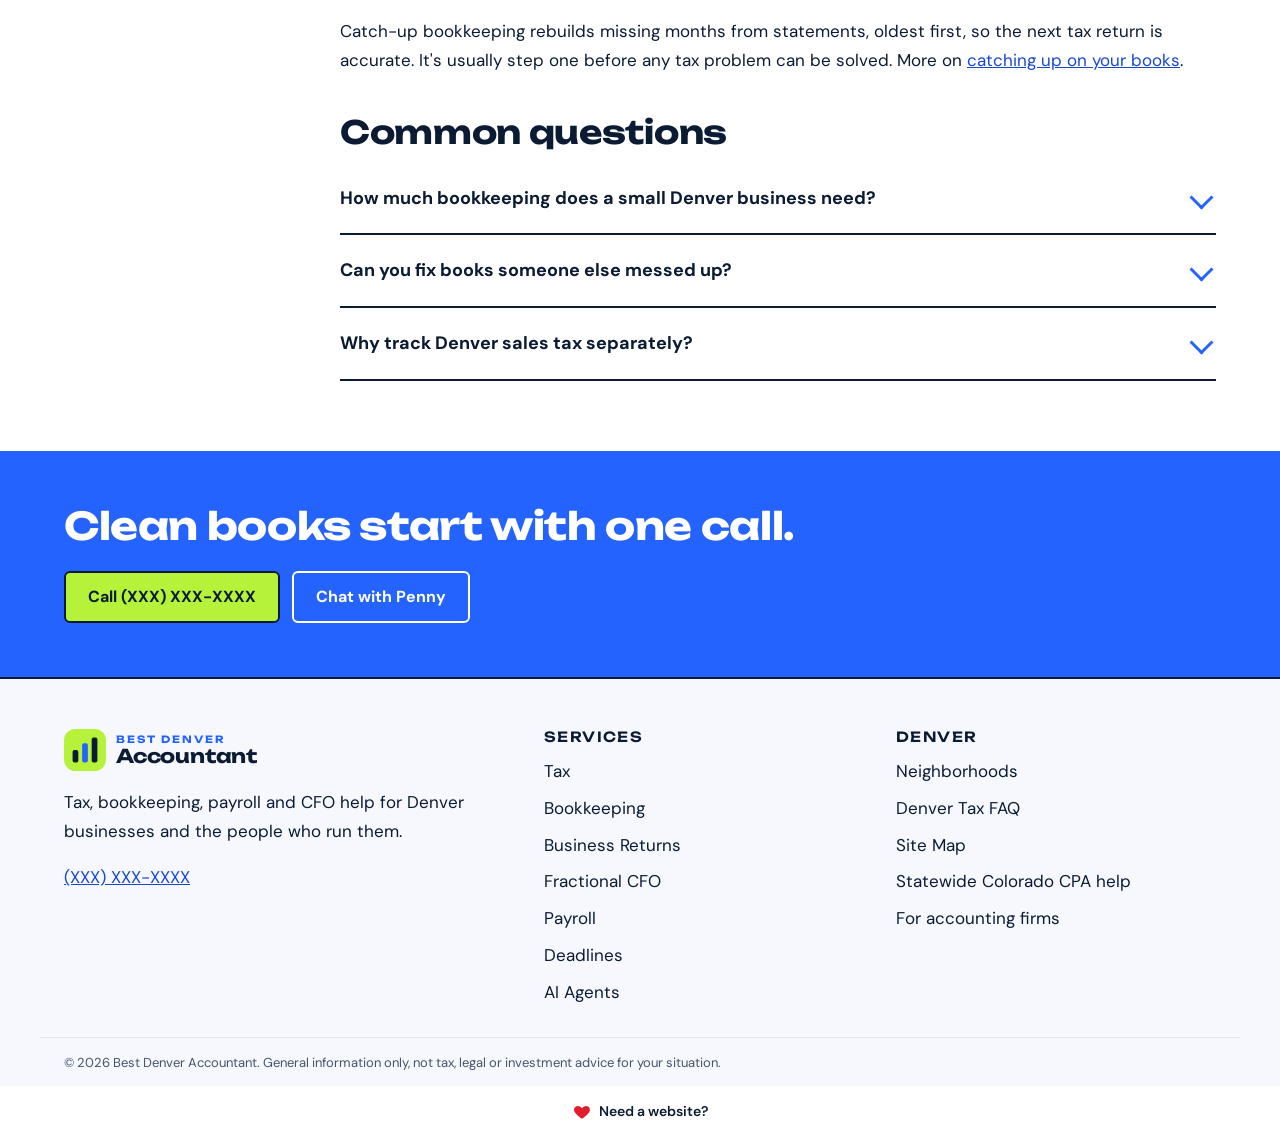
<file: bookkeeper-denver/index.html>
<!doctype html><html lang="en"><head><meta charset="utf-8"><script>document.documentElement.className+=' js'</script>
<meta name="viewport" content="width=device-width,initial-scale=1">
<title>Bookkeeper Denver | Monthly &amp; Catch-Up Bookkeeping | Best Denver Accountant</title><meta name="description" content="Denver bookkeeper for small businesses: monthly reconciliations, Denver sales tax tracking, catch-up bookkeeping and clean reports in QuickBooks or Xero."><link rel="canonical" href="https://www.bestdenveraccountant.com/bookkeeper-denver/">
<meta name="robots" content="index,follow,max-image-preview:large">
<meta property="og:type" content="website"><meta property="og:site_name" content="Best Denver Accountant"><meta property="og:title" content="Bookkeeper Denver | Monthly &amp; Catch-Up Bookkeeping | Best Denver Accountant"><meta property="og:description" content="Denver bookkeeper for small businesses: monthly reconciliations, Denver sales tax tracking, catch-up bookkeeping and clean reports in QuickBooks or Xero."><meta property="og:url" content="https://www.bestdenveraccountant.com/bookkeeper-denver/"><meta property="og:image" content="https://www.bestdenveraccountant.com/assets/og.png"><meta name="twitter:card" content="summary_large_image">
<meta name="theme-color" content="#B6F23A">
<link rel="icon" href="/favicon.svg" type="image/svg+xml"><link rel="icon" href="/favicon-32.png" sizes="32x32"><link rel="apple-touch-icon" href="/apple-touch-icon.png">
<link rel="preconnect" href="https://fonts.googleapis.com"><link rel="preconnect" href="https://fonts.gstatic.com" crossorigin>
<link href="https://fonts.googleapis.com/css2?family=Unbounded:wght@600;700&family=DM+Sans:opsz,wght@9..40,400;9..40,600;9..40,700&display=swap" rel="stylesheet">
<link rel="stylesheet" href="/assets/style.css"><script type="application/ld+json">{"@context": "https://schema.org", "@graph": [{"@type": "AccountingService", "@id": "https://www.bestdenveraccountant.com/#org", "name": "Best Denver Accountant", "url": "https://www.bestdenveraccountant.com/", "logo": "https://www.bestdenveraccountant.com/assets/icon-512.png", "image": "https://www.bestdenveraccountant.com/assets/og.png", "areaServed": {"@type": "City", "name": "Denver", "containedInPlace": {"@type": "State", "name": "Colorado"}}, "description": "Denver accountant for bookkeeping, tax preparation, payroll and fractional CFO services for local businesses and individuals.", "knowsAbout": ["Denver occupational privilege tax", "Bookkeeping", "Business tax preparation", "Fractional CFO", "Payroll"]}, {"@type": "WebSite", "@id": "https://www.bestdenveraccountant.com/#site", "url": "https://www.bestdenveraccountant.com/", "name": "Best Denver Accountant", "publisher": {"@id": "https://www.bestdenveraccountant.com/#org"}, "inLanguage": "en-US"}, {"@type": "WebPage", "@id": "https://www.bestdenveraccountant.com/bookkeeper-denver/#page", "url": "https://www.bestdenveraccountant.com/bookkeeper-denver/", "name": "Bookkeeper Denver | Monthly & Catch-Up Bookkeeping | Best Denver Accountant", "description": "Denver bookkeeper for small businesses: monthly reconciliations, Denver sales tax tracking, catch-up bookkeeping and clean reports in QuickBooks or Xero.", "isPartOf": {"@id": "https://www.bestdenveraccountant.com/#site"}, "about": {"@id": "https://www.bestdenveraccountant.com/#org"}, "dateModified": "2026-11-05", "inLanguage": "en-US", "speakable": {"@type": "SpeakableSpecification", "cssSelector": ["h1", ".lede"]}, "breadcrumb": {"@id": "https://www.bestdenveraccountant.com/bookkeeper-denver/#crumbs"}}, {"@type": "BreadcrumbList", "@id": "https://www.bestdenveraccountant.com/bookkeeper-denver/#crumbs", "itemListElement": [{"@type": "ListItem", "position": 1, "name": "Home", "item": "https://www.bestdenveraccountant.com/"}, {"@type": "ListItem", "position": 2, "name": "Denver Bookkeeper", "item": "https://www.bestdenveraccountant.com/bookkeeper-denver/"}]}, {"@type": "Service", "@id": "https://www.bestdenveraccountant.com/bookkeeper-denver/#service", "name": "Bookkeeping", "serviceType": "Bookkeeping", "provider": {"@id": "https://www.bestdenveraccountant.com/#org"}, "areaServed": {"@type": "City", "name": "Denver"}, "url": "https://www.bestdenveraccountant.com/bookkeeper-denver/"}, {"@type": "FAQPage", "@id": "https://www.bestdenveraccountant.com/bookkeeper-denver/#faq", "mainEntity": [{"@type": "Question", "name": "How much bookkeeping does a small Denver business need?", "acceptedAnswer": {"@type": "Answer", "text": "Most need a monthly close: transactions categorized, accounts reconciled and reports reviewed. High-volume retail or restaurants may need weekly attention."}}, {"@type": "Question", "name": "Can you fix books someone else messed up?", "acceptedAnswer": {"@type": "Answer", "text": "Yes. A cleanup review finds the problems, then accounts are corrected and reconciled so your tax return is built on real numbers."}}, {"@type": "Question", "name": "Why track Denver sales tax separately?", "acceptedAnswer": {"@type": "Answer", "text": "Denver collects its own sales tax apart from the state. Keeping the liabilities separate makes each return easy and shows exactly what's owed to whom."}}]}]}</script></head><body><a class="own-ribbon" href="/own-this-site/"><span>For Denver firms</span> Own this site →</a>
<header class="hd"><div class="box hd-in">
 <a class="logo" href="/" aria-label="Best Denver Accountant home"><svg class="mk" viewBox="0 0 44 44" aria-hidden="true"><rect width="44" height="44" rx="12" fill="#B6F23A"/><rect x="9" y="22" width="6" height="13" rx="2" fill="#0B1B33"/><rect x="19" y="15" width="6" height="20" rx="2" fill="#2563FF"/><rect x="29" y="9" width="6" height="26" rx="2" fill="#0B1B33"/></svg><span><small>BEST DENVER</small>Accountant</span></a>
 <nav class="nv" id="mainnav" aria-label="Main"><a href="/denver-tax-accountant/">Tax</a><a href="/bookkeeper-denver/" aria-current="page">Bookkeeping</a><a href="/business-tax-preparation/">Business Returns</a><a href="/fractional-cfo-denver/">Fractional CFO</a><a href="/payroll-services-denver/">Payroll</a><a href="/tax-deadline-calendar/">Deadlines</a><a href="/ai-agents-for-accountants/">AI Agents</a><a class="nv-own" href="/own-this-site/">Own this site</a></nav>
 <a class="b b-blue hd-call" href="tel:+1XXXXXXXXXX">Call (XXX) XXX-XXXX</a>
 <button class="menu-btn" aria-label="Open menu" aria-expanded="false" aria-controls="mainnav"><span></span><span></span></button>
</div></header><main><section class="ph"><div class="box ph-in"><div><nav class="bc" aria-label="Breadcrumb"><a href="/">Home</a> / Denver Bookkeeper</nav>
<h1>The Denver bookkeeper that closes the month, every month.</h1><p class="lede">Reconciled accounts, Denver sales tax tracked, reports in your inbox.</p><div class="hx-ctas" style="justify-content:flex-start"><a class="b b-lime" href="tel:+1XXXXXXXXXX">Call (XXX) XXX-XXXX</a><button class="b b-line-w" data-open-bot>Chat with Penny</button></div></div>
<div class="facts"><h3>Quick facts</h3><ul><li>Monthly close in the first weeks of the month</li><li>QuickBooks Online, Xero and more</li><li>Denver sales tax tracked separately</li><li>Catch-up projects welcome</li></ul></div></div></section>
<div class="box doc"><aside class="toc"><b>On this page</b><div class="toc-links"></div><a class="b b-blue" href="tel:+1XXXXXXXXXX">Call now</a></aside>
<article>
<h2>What you get each month</h2>
<ul class="chk"><li>Every bank, card and payment-app transaction categorized</li><li>All accounts reconciled to statements</li><li>Profit and loss, balance sheet and cash flow reports</li><li>Sales tax liabilities split by state, RTD and Denver</li><li>A short list of questions instead of a messy inbox</li></ul>
<h2>Denver businesses have extra lines to track</h2>
<p>A Denver bookkeeping file needs a few accounts a generic setup won't have: Denver sales tax payable, the Denver occupational privilege tax (both the employee and business halves), FAMLI premiums, and possibly lodger's or food and beverage taxes for hospitality businesses. Set up once, they make every filing easier.</p>
<h2>Industries we see most</h2>
<div class="cards"><div class="cd"><h3>🍽️ Restaurants & bars</h3><p>Daily sales, tips, food costs and Denver's food and beverage tax.</p></div><div class="cd"><h3>🛠️ Trades & contractors</h3><p>Job costing, retainage and subcontractor 1099s.</p></div><div class="cd"><h3>🏢 Agencies & consultants</h3><p>Project profitability, retainers and owner pay planning.</p></div><div class="cd"><h3>🏘️ Property owners</h3><p>Rent rolls, deposits, repairs and capital improvements per property.</p></div></div>
<h2>Behind already?</h2>
<p>Catch-up bookkeeping rebuilds missing months from statements, oldest first, so the next tax return is accurate. It's usually step one before any tax problem can be solved. More on <a href="https://www.bestcpacolorado.com/catch-up-bookkeeping/" rel="nofollow">catching up on your books</a>.</p>
<h2>Common questions</h2><div class="qa"><details><summary>How much bookkeeping does a small Denver business need?</summary><p>Most need a monthly close: transactions categorized, accounts reconciled and reports reviewed. High-volume retail or restaurants may need weekly attention.</p></details><details><summary>Can you fix books someone else messed up?</summary><p>Yes. A cleanup review finds the problems, then accounts are corrected and reconciled so your tax return is built on real numbers.</p></details><details><summary>Why track Denver sales tax separately?</summary><p>Denver collects its own sales tax apart from the state. Keeping the liabilities separate makes each return easy and shows exactly what's owed to whom.</p></details></div></article></div></main><section class="closer"><div class="box closer-in">
 <h2>Clean books start with one call.</h2>
 <div class="closer-b"><a class="b b-lime" href="tel:+1XXXXXXXXXX">Call (XXX) XXX-XXXX</a><button class="b b-line-w" data-open-bot>Chat with Penny</button></div>
</div></section>
<footer class="ft"><div class="box ft-grid">
 <div><a class="logo" href="/"><svg class="mk" viewBox="0 0 44 44" aria-hidden="true"><rect width="44" height="44" rx="12" fill="#B6F23A"/><rect x="9" y="22" width="6" height="13" rx="2" fill="#0B1B33"/><rect x="19" y="15" width="6" height="20" rx="2" fill="#2563FF"/><rect x="29" y="9" width="6" height="26" rx="2" fill="#0B1B33"/></svg><span><small>BEST DENVER</small>Accountant</span></a><p>Tax, bookkeeping, payroll and CFO help for Denver businesses and the people who run them.</p><p><a href="tel:+1XXXXXXXXXX">(XXX) XXX-XXXX</a></p></div>
 <div class="ft-links"><h3>Services</h3><a href="/denver-tax-accountant/">Tax</a><a href="/bookkeeper-denver/">Bookkeeping</a><a href="/business-tax-preparation/">Business Returns</a><a href="/fractional-cfo-denver/">Fractional CFO</a><a href="/payroll-services-denver/">Payroll</a><a href="/tax-deadline-calendar/">Deadlines</a><a href="/ai-agents-for-accountants/">AI Agents</a></div>
 <div class="ft-links"><h3>Denver</h3><a href="/denver-neighborhoods/">Neighborhoods</a><a href="/faq/">Denver Tax FAQ</a><a href="/sitemap/">Site Map</a><a href="https://www.bestcpacolorado.com/" rel="nofollow">Statewide Colorado CPA help</a><a href="/own-this-site/">For accounting firms</a></div>
</div><p class="box legal">© 2026 Best Denver Accountant. General information only, not tax, legal or investment advice for your situation.</p></footer>
<div class="mbar"><a href="tel:+1XXXXXXXXXX">📞 Call</a><button data-open-bot>🦊 Chat</button></div>
<div class="sig-heart"><svg viewBox="0 0 24 24" aria-hidden="true"><path fill="#e11d2e" d="M12 21s-7.5-4.6-10-9.3C.4 8.4 2.3 4.5 6 4.1c2.2-.2 4 .9 6 3 2-2.1 3.8-3.2 6-3 3.7.4 5.6 4.3 4 7.6C19.5 16.4 12 21 12 21z"/></svg><a href="https://eyetoad.com/" rel="nofollow">Need a website?</a></div><script src="/assets/app.js" defer></script><script src="/assets/penny.js" defer></script></body></html>
</file>
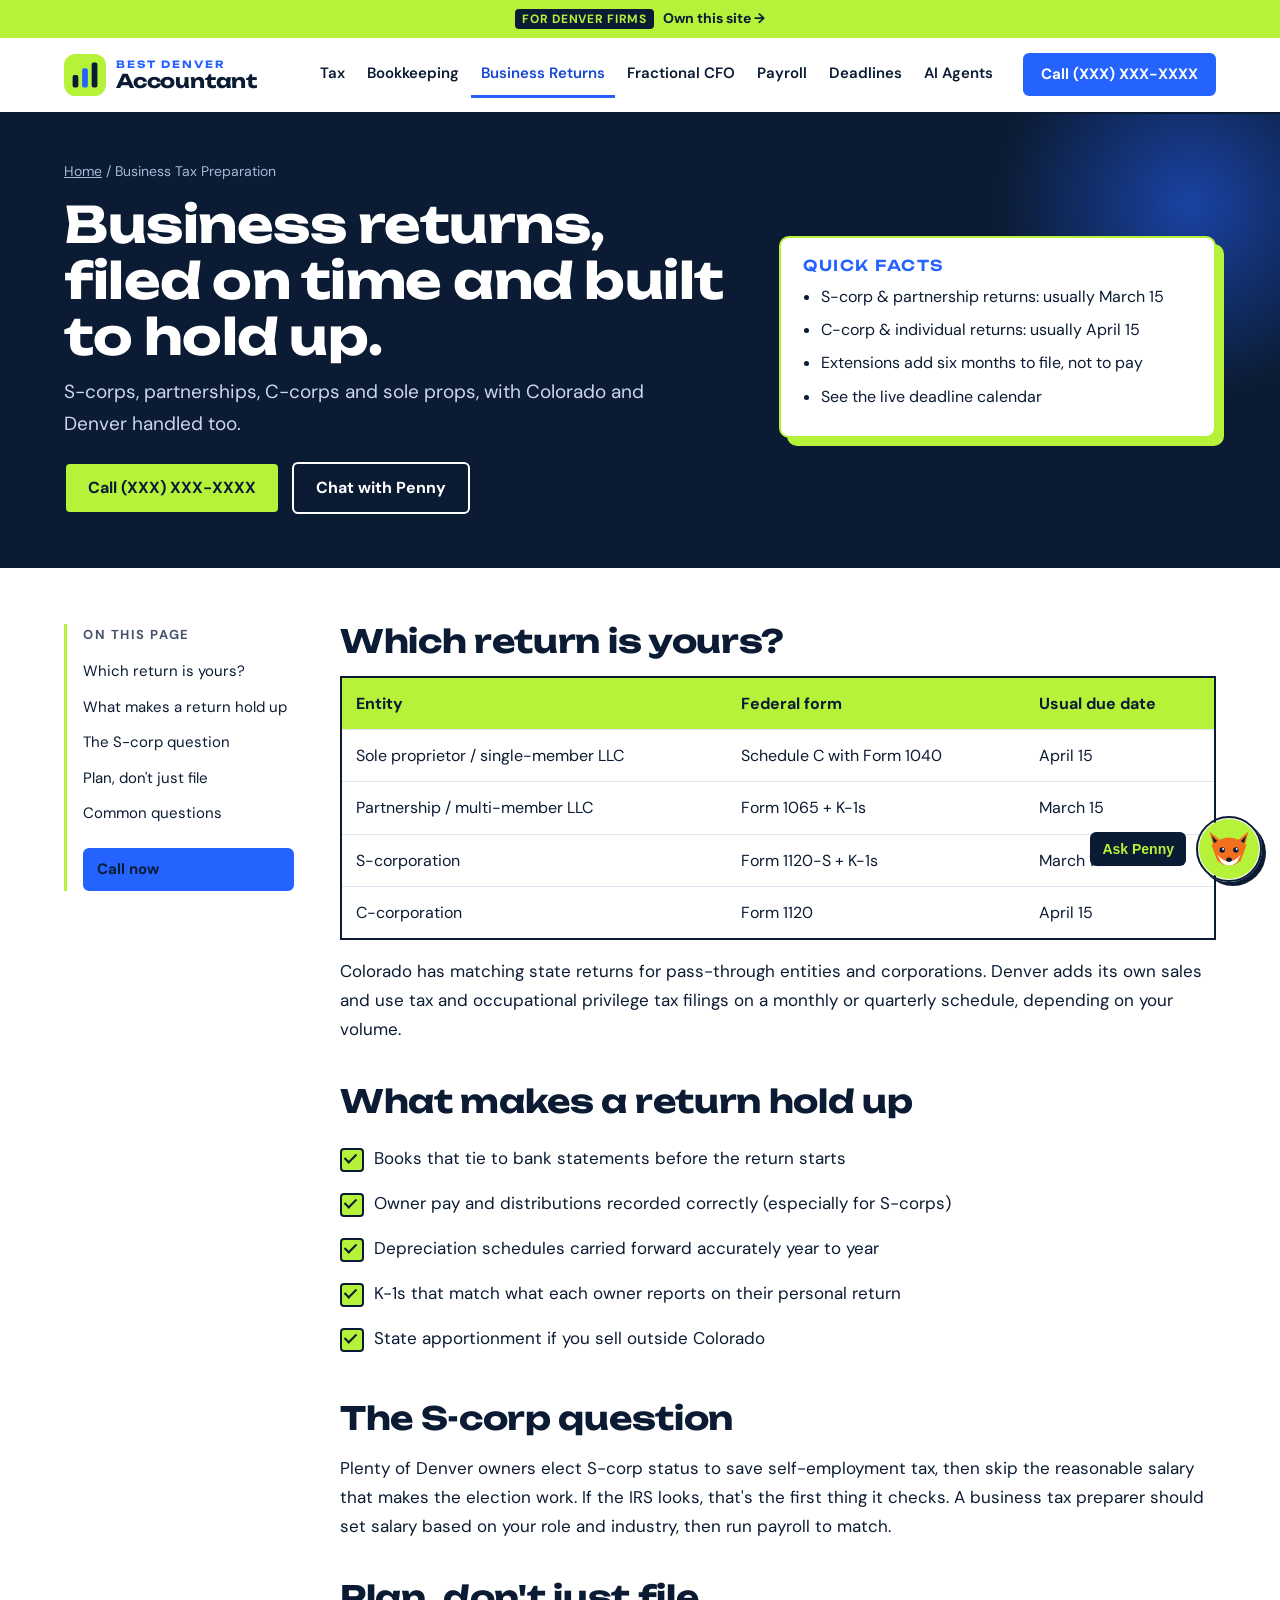
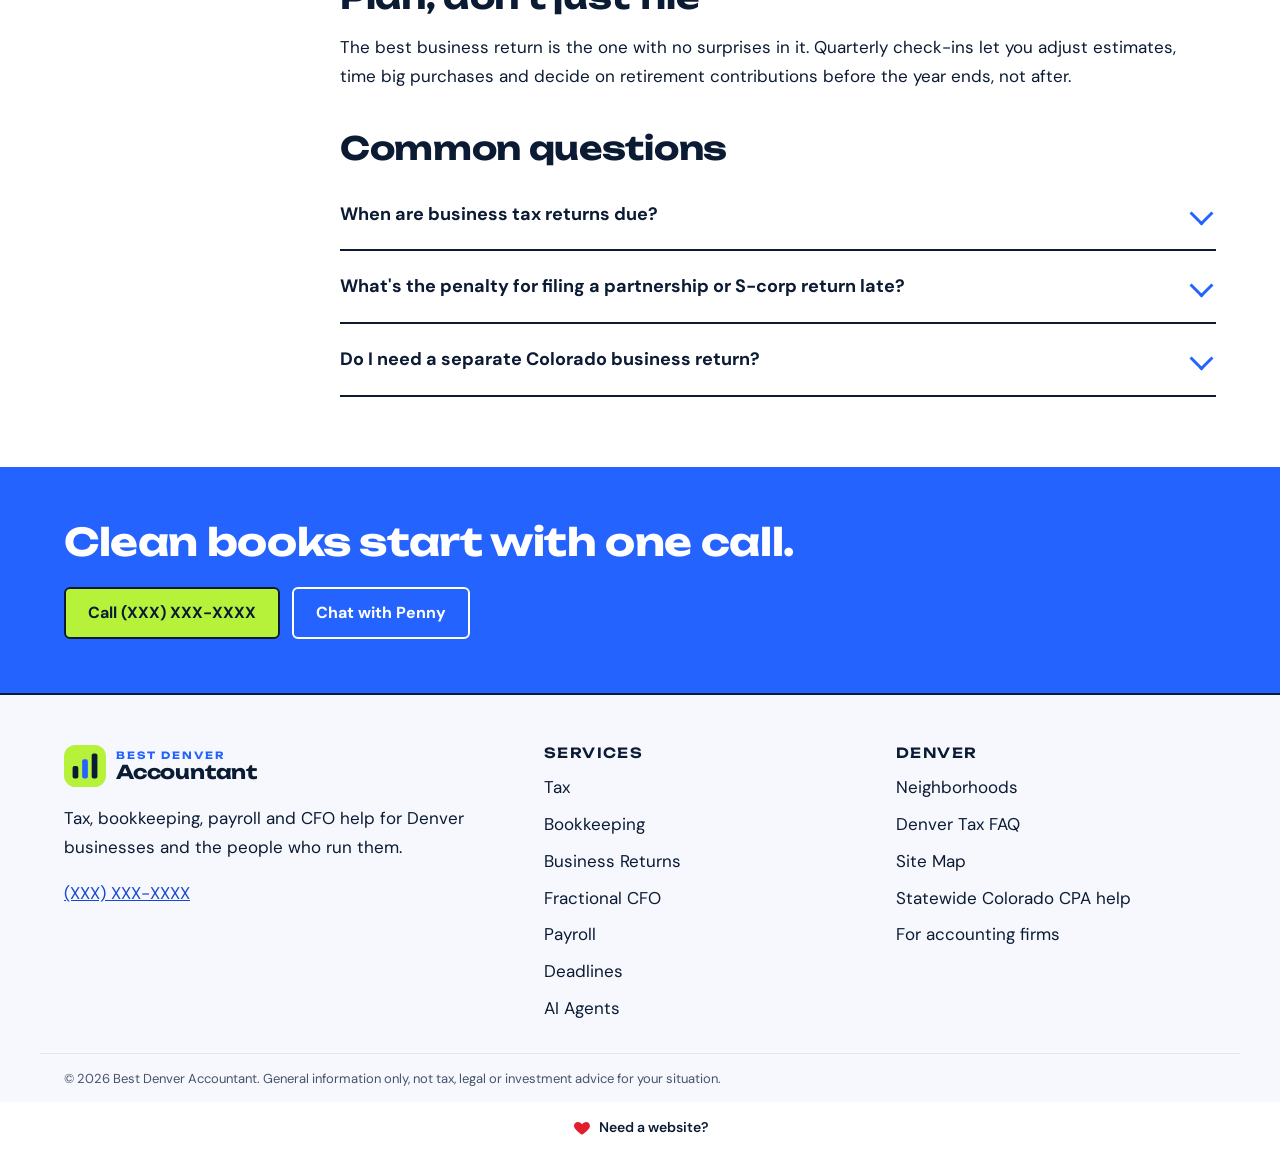
<file: business-tax-preparation/index.html>
<!doctype html><html lang="en"><head><meta charset="utf-8"><script>document.documentElement.className+=' js'</script>
<meta name="viewport" content="width=device-width,initial-scale=1">
<title>Business Tax Preparation Denver | S-Corp, Partnership &amp; C-Corp Returns</title><meta name="description" content="Business tax preparation in Denver for S-corps, partnerships, C-corps and sole proprietors, including Colorado returns and Denver filing requirements."><link rel="canonical" href="https://www.bestdenveraccountant.com/business-tax-preparation/">
<meta name="robots" content="index,follow,max-image-preview:large">
<meta property="og:type" content="website"><meta property="og:site_name" content="Best Denver Accountant"><meta property="og:title" content="Business Tax Preparation Denver | S-Corp, Partnership &amp; C-Corp Returns"><meta property="og:description" content="Business tax preparation in Denver for S-corps, partnerships, C-corps and sole proprietors, including Colorado returns and Denver filing requirements."><meta property="og:url" content="https://www.bestdenveraccountant.com/business-tax-preparation/"><meta property="og:image" content="https://www.bestdenveraccountant.com/assets/og.png"><meta name="twitter:card" content="summary_large_image">
<meta name="theme-color" content="#B6F23A">
<link rel="icon" href="/favicon.svg" type="image/svg+xml"><link rel="icon" href="/favicon-32.png" sizes="32x32"><link rel="apple-touch-icon" href="/apple-touch-icon.png">
<link rel="preconnect" href="https://fonts.googleapis.com"><link rel="preconnect" href="https://fonts.gstatic.com" crossorigin>
<link href="https://fonts.googleapis.com/css2?family=Unbounded:wght@600;700&family=DM+Sans:opsz,wght@9..40,400;9..40,600;9..40,700&display=swap" rel="stylesheet">
<link rel="stylesheet" href="/assets/style.css"><script type="application/ld+json">{"@context": "https://schema.org", "@graph": [{"@type": "AccountingService", "@id": "https://www.bestdenveraccountant.com/#org", "name": "Best Denver Accountant", "url": "https://www.bestdenveraccountant.com/", "logo": "https://www.bestdenveraccountant.com/assets/icon-512.png", "image": "https://www.bestdenveraccountant.com/assets/og.png", "areaServed": {"@type": "City", "name": "Denver", "containedInPlace": {"@type": "State", "name": "Colorado"}}, "description": "Denver accountant for bookkeeping, tax preparation, payroll and fractional CFO services for local businesses and individuals.", "knowsAbout": ["Denver occupational privilege tax", "Bookkeeping", "Business tax preparation", "Fractional CFO", "Payroll"]}, {"@type": "WebSite", "@id": "https://www.bestdenveraccountant.com/#site", "url": "https://www.bestdenveraccountant.com/", "name": "Best Denver Accountant", "publisher": {"@id": "https://www.bestdenveraccountant.com/#org"}, "inLanguage": "en-US"}, {"@type": "WebPage", "@id": "https://www.bestdenveraccountant.com/business-tax-preparation/#page", "url": "https://www.bestdenveraccountant.com/business-tax-preparation/", "name": "Business Tax Preparation Denver | S-Corp, Partnership & C-Corp Returns", "description": "Business tax preparation in Denver for S-corps, partnerships, C-corps and sole proprietors, including Colorado returns and Denver filing requirements.", "isPartOf": {"@id": "https://www.bestdenveraccountant.com/#site"}, "about": {"@id": "https://www.bestdenveraccountant.com/#org"}, "dateModified": "2026-11-05", "inLanguage": "en-US", "speakable": {"@type": "SpeakableSpecification", "cssSelector": ["h1", ".lede"]}, "breadcrumb": {"@id": "https://www.bestdenveraccountant.com/business-tax-preparation/#crumbs"}}, {"@type": "BreadcrumbList", "@id": "https://www.bestdenveraccountant.com/business-tax-preparation/#crumbs", "itemListElement": [{"@type": "ListItem", "position": 1, "name": "Home", "item": "https://www.bestdenveraccountant.com/"}, {"@type": "ListItem", "position": 2, "name": "Business Tax Preparation", "item": "https://www.bestdenveraccountant.com/business-tax-preparation/"}]}, {"@type": "Service", "@id": "https://www.bestdenveraccountant.com/business-tax-preparation/#service", "name": "Business tax preparation", "serviceType": "Business tax preparation", "provider": {"@id": "https://www.bestdenveraccountant.com/#org"}, "areaServed": {"@type": "City", "name": "Denver"}, "url": "https://www.bestdenveraccountant.com/business-tax-preparation/"}, {"@type": "FAQPage", "@id": "https://www.bestdenveraccountant.com/business-tax-preparation/#faq", "mainEntity": [{"@type": "Question", "name": "When are business tax returns due?", "acceptedAnswer": {"@type": "Answer", "text": "Calendar-year S-corporation and partnership returns are generally due March 15, and C-corporation returns April 15. Dates move to the next business day when they land on a weekend or holiday."}}, {"@type": "Question", "name": "What's the penalty for filing a partnership or S-corp return late?", "acceptedAnswer": {"@type": "Answer", "text": "The IRS charges a per-partner or per-shareholder penalty for each month the return is late, so even small entities can rack up penalties fast."}}, {"@type": "Question", "name": "Do I need a separate Colorado business return?", "acceptedAnswer": {"@type": "Answer", "text": "Most pass-through entities file a Colorado partnership or S-corporation return, and C-corporations file a Colorado corporate return, in addition to the federal one."}}]}]}</script></head><body><a class="own-ribbon" href="/own-this-site/"><span>For Denver firms</span> Own this site →</a>
<header class="hd"><div class="box hd-in">
 <a class="logo" href="/" aria-label="Best Denver Accountant home"><svg class="mk" viewBox="0 0 44 44" aria-hidden="true"><rect width="44" height="44" rx="12" fill="#B6F23A"/><rect x="9" y="22" width="6" height="13" rx="2" fill="#0B1B33"/><rect x="19" y="15" width="6" height="20" rx="2" fill="#2563FF"/><rect x="29" y="9" width="6" height="26" rx="2" fill="#0B1B33"/></svg><span><small>BEST DENVER</small>Accountant</span></a>
 <nav class="nv" id="mainnav" aria-label="Main"><a href="/denver-tax-accountant/">Tax</a><a href="/bookkeeper-denver/">Bookkeeping</a><a href="/business-tax-preparation/" aria-current="page">Business Returns</a><a href="/fractional-cfo-denver/">Fractional CFO</a><a href="/payroll-services-denver/">Payroll</a><a href="/tax-deadline-calendar/">Deadlines</a><a href="/ai-agents-for-accountants/">AI Agents</a><a class="nv-own" href="/own-this-site/">Own this site</a></nav>
 <a class="b b-blue hd-call" href="tel:+1XXXXXXXXXX">Call (XXX) XXX-XXXX</a>
 <button class="menu-btn" aria-label="Open menu" aria-expanded="false" aria-controls="mainnav"><span></span><span></span></button>
</div></header><main><section class="ph"><div class="box ph-in"><div><nav class="bc" aria-label="Breadcrumb"><a href="/">Home</a> / Business Tax Preparation</nav>
<h1>Business returns, filed on time and built to hold up.</h1><p class="lede">S-corps, partnerships, C-corps and sole props, with Colorado and Denver handled too.</p><div class="hx-ctas" style="justify-content:flex-start"><a class="b b-lime" href="tel:+1XXXXXXXXXX">Call (XXX) XXX-XXXX</a><button class="b b-line-w" data-open-bot>Chat with Penny</button></div></div>
<div class="facts"><h3>Quick facts</h3><ul><li>S-corp & partnership returns: usually March 15</li><li>C-corp & individual returns: usually April 15</li><li>Extensions add six months to file, not to pay</li><li>See the live deadline calendar</li></ul></div></div></section>
<div class="box doc"><aside class="toc"><b>On this page</b><div class="toc-links"></div><a class="b b-blue" href="tel:+1XXXXXXXXXX">Call now</a></aside>
<article>
<h2>Which return is yours?</h2>
<table class="tbl"><tr><th>Entity</th><th>Federal form</th><th>Usual due date</th></tr>
<tr><td>Sole proprietor / single-member LLC</td><td>Schedule C with Form 1040</td><td>April 15</td></tr>
<tr><td>Partnership / multi-member LLC</td><td>Form 1065 + K-1s</td><td>March 15</td></tr>
<tr><td>S-corporation</td><td>Form 1120-S + K-1s</td><td>March 15</td></tr>
<tr><td>C-corporation</td><td>Form 1120</td><td>April 15</td></tr>
</table>
<p>Colorado has matching state returns for pass-through entities and corporations. Denver adds its own sales and use tax and occupational privilege tax filings on a monthly or quarterly schedule, depending on your volume.</p>
<h2>What makes a return hold up</h2>
<ul class="chk"><li>Books that tie to bank statements before the return starts</li><li>Owner pay and distributions recorded correctly (especially for S-corps)</li><li>Depreciation schedules carried forward accurately year to year</li><li>K-1s that match what each owner reports on their personal return</li><li>State apportionment if you sell outside Colorado</li></ul>
<h2>The S-corp question</h2>
<p>Plenty of Denver owners elect S-corp status to save self-employment tax, then skip the reasonable salary that makes the election work. If the IRS looks, that's the first thing it checks. A business tax preparer should set salary based on your role and industry, then run payroll to match.</p>
<h2>Plan, don't just file</h2>
<p>The best business return is the one with no surprises in it. Quarterly check-ins let you adjust estimates, time big purchases and decide on retirement contributions before the year ends, not after.</p>
<h2>Common questions</h2><div class="qa"><details><summary>When are business tax returns due?</summary><p>Calendar-year S-corporation and partnership returns are generally due March 15, and C-corporation returns April 15. Dates move to the next business day when they land on a weekend or holiday.</p></details><details><summary>What's the penalty for filing a partnership or S-corp return late?</summary><p>The IRS charges a per-partner or per-shareholder penalty for each month the return is late, so even small entities can rack up penalties fast.</p></details><details><summary>Do I need a separate Colorado business return?</summary><p>Most pass-through entities file a Colorado partnership or S-corporation return, and C-corporations file a Colorado corporate return, in addition to the federal one.</p></details></div></article></div></main><section class="closer"><div class="box closer-in">
 <h2>Clean books start with one call.</h2>
 <div class="closer-b"><a class="b b-lime" href="tel:+1XXXXXXXXXX">Call (XXX) XXX-XXXX</a><button class="b b-line-w" data-open-bot>Chat with Penny</button></div>
</div></section>
<footer class="ft"><div class="box ft-grid">
 <div><a class="logo" href="/"><svg class="mk" viewBox="0 0 44 44" aria-hidden="true"><rect width="44" height="44" rx="12" fill="#B6F23A"/><rect x="9" y="22" width="6" height="13" rx="2" fill="#0B1B33"/><rect x="19" y="15" width="6" height="20" rx="2" fill="#2563FF"/><rect x="29" y="9" width="6" height="26" rx="2" fill="#0B1B33"/></svg><span><small>BEST DENVER</small>Accountant</span></a><p>Tax, bookkeeping, payroll and CFO help for Denver businesses and the people who run them.</p><p><a href="tel:+1XXXXXXXXXX">(XXX) XXX-XXXX</a></p></div>
 <div class="ft-links"><h3>Services</h3><a href="/denver-tax-accountant/">Tax</a><a href="/bookkeeper-denver/">Bookkeeping</a><a href="/business-tax-preparation/">Business Returns</a><a href="/fractional-cfo-denver/">Fractional CFO</a><a href="/payroll-services-denver/">Payroll</a><a href="/tax-deadline-calendar/">Deadlines</a><a href="/ai-agents-for-accountants/">AI Agents</a></div>
 <div class="ft-links"><h3>Denver</h3><a href="/denver-neighborhoods/">Neighborhoods</a><a href="/faq/">Denver Tax FAQ</a><a href="/sitemap/">Site Map</a><a href="https://www.bestcpacolorado.com/" rel="nofollow">Statewide Colorado CPA help</a><a href="/own-this-site/">For accounting firms</a></div>
</div><p class="box legal">© 2026 Best Denver Accountant. General information only, not tax, legal or investment advice for your situation.</p></footer>
<div class="mbar"><a href="tel:+1XXXXXXXXXX">📞 Call</a><button data-open-bot>🦊 Chat</button></div>
<div class="sig-heart"><svg viewBox="0 0 24 24" aria-hidden="true"><path fill="#e11d2e" d="M12 21s-7.5-4.6-10-9.3C.4 8.4 2.3 4.5 6 4.1c2.2-.2 4 .9 6 3 2-2.1 3.8-3.2 6-3 3.7.4 5.6 4.3 4 7.6C19.5 16.4 12 21 12 21z"/></svg><a href="https://eyetoad.com/" rel="nofollow">Need a website?</a></div><script src="/assets/app.js" defer></script><script src="/assets/penny.js" defer></script></body></html>
</file>
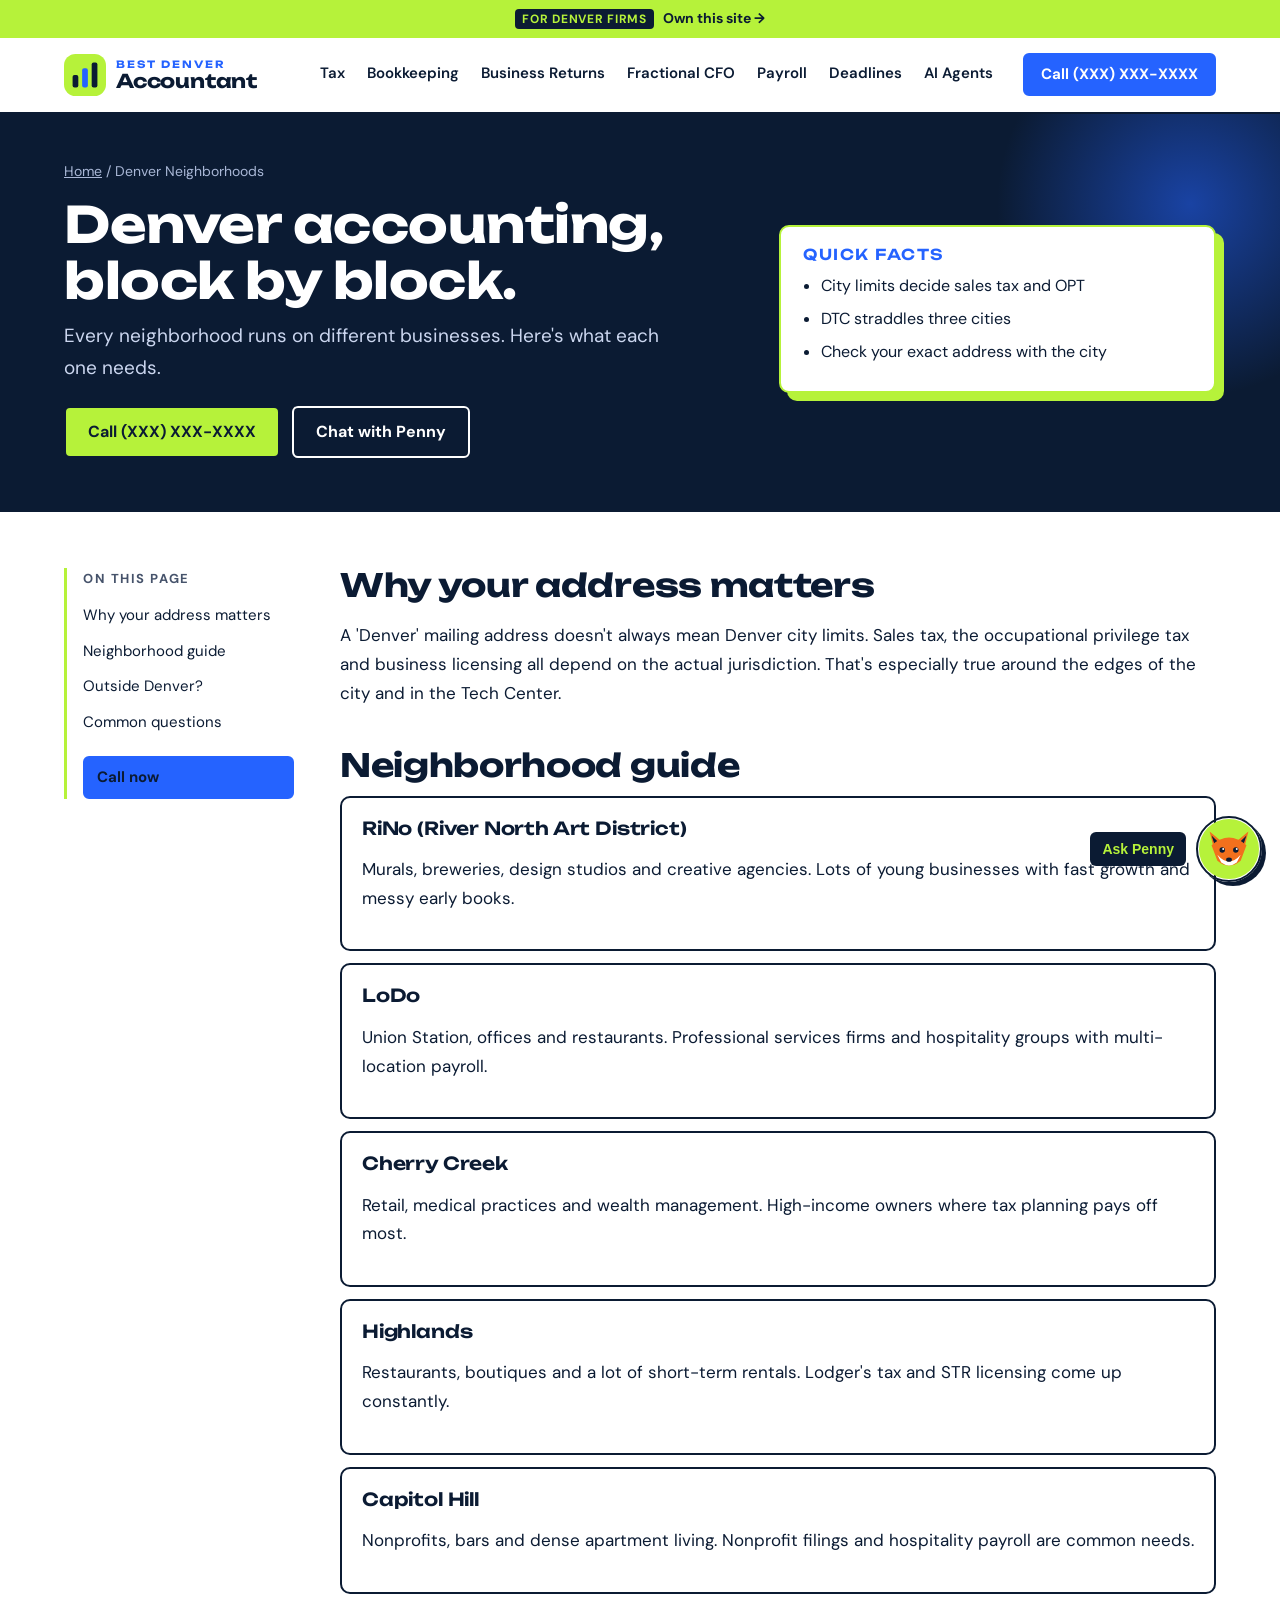
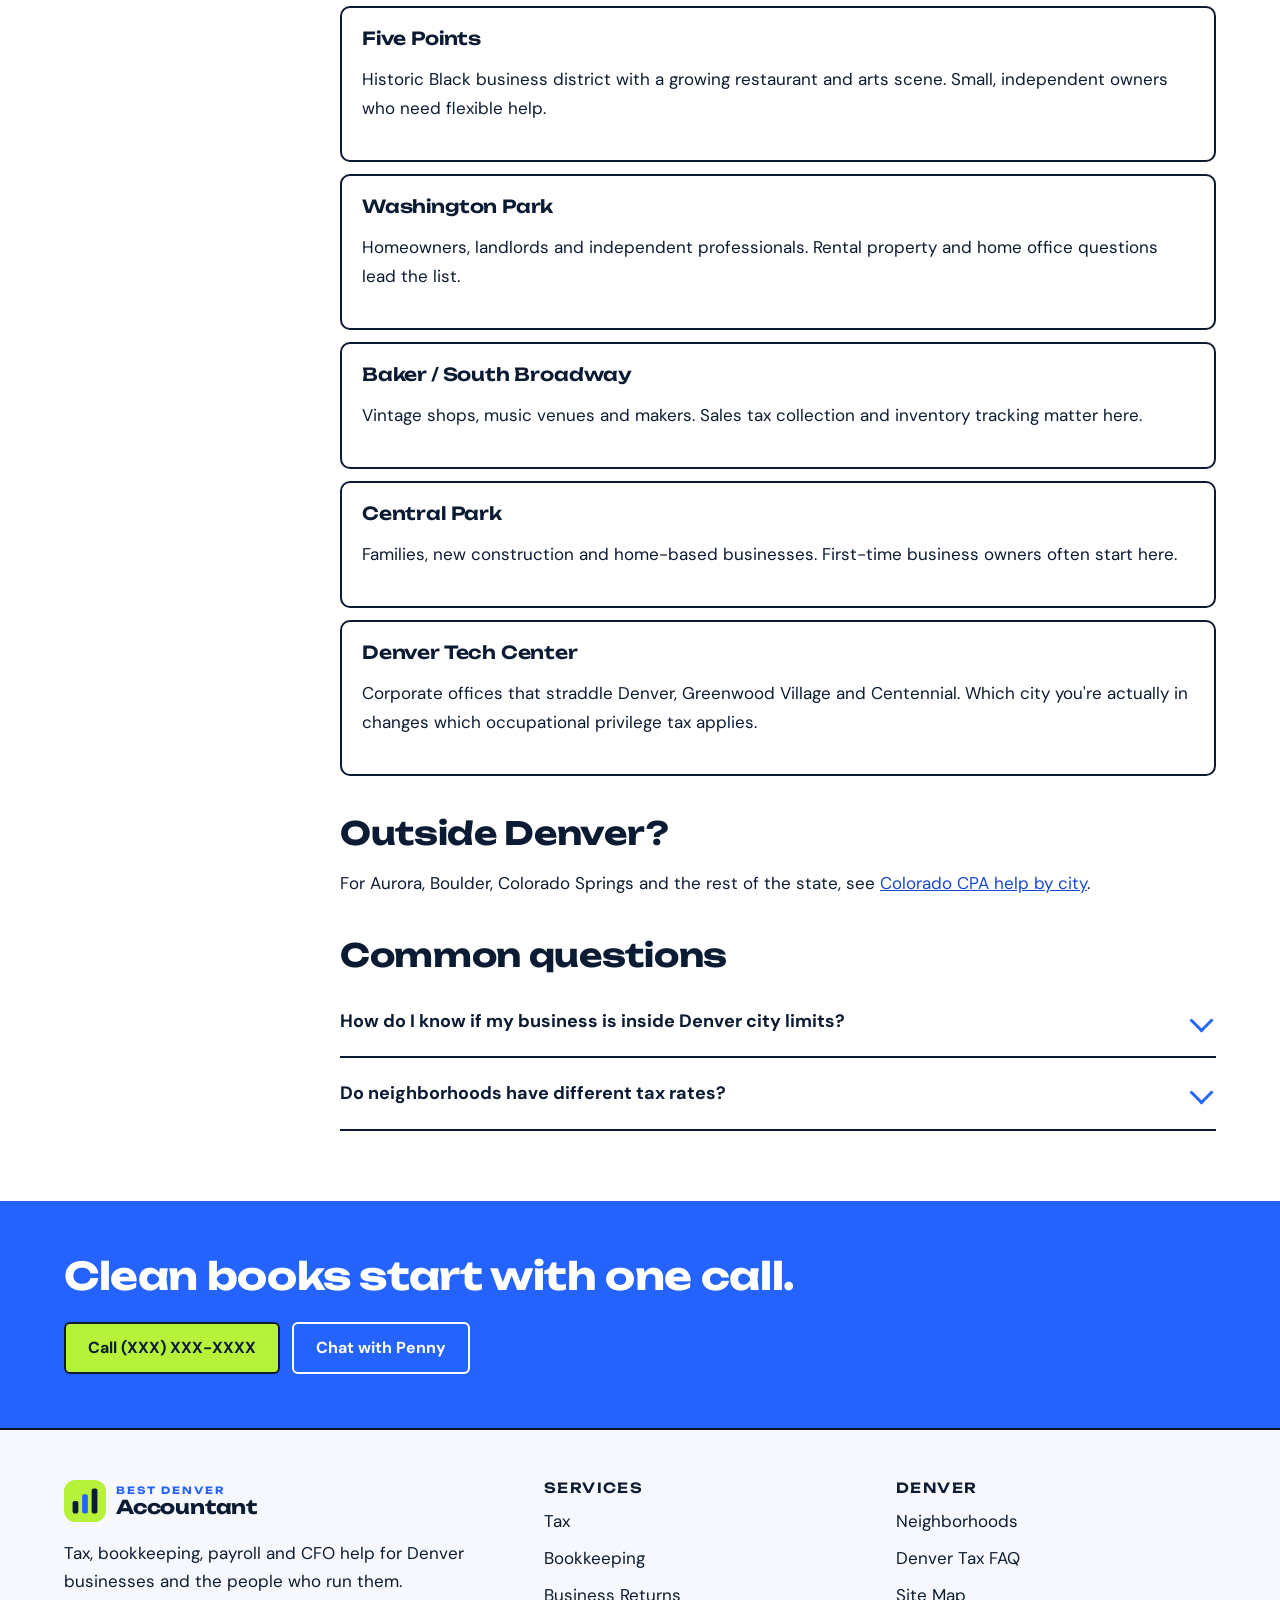
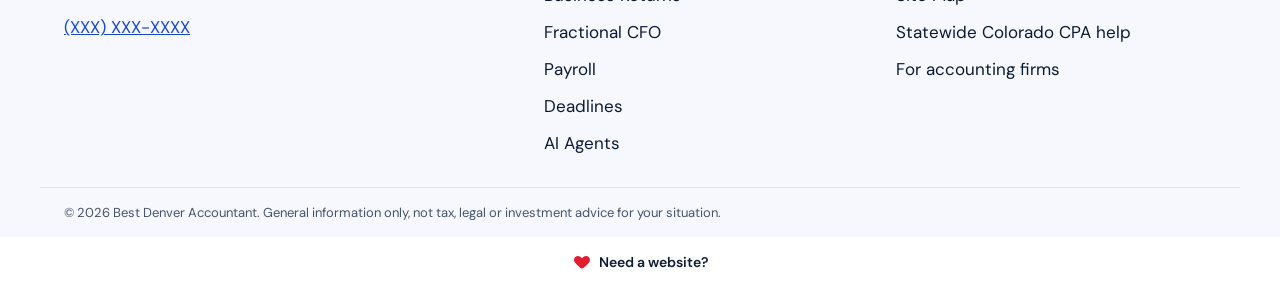
<file: denver-neighborhoods/index.html>
<!doctype html><html lang="en"><head><meta charset="utf-8"><script>document.documentElement.className+=' js'</script>
<meta name="viewport" content="width=device-width,initial-scale=1">
<title>Denver Accountant by Neighborhood | RiNo, LoDo, Cherry Creek &amp; More</title><meta name="description" content="Accounting and tax help across Denver neighborhoods: RiNo, LoDo, Cherry Creek, Highlands, Capitol Hill, Five Points, Wash Park, Baker, Central Park and the Tech Center."><link rel="canonical" href="https://www.bestdenveraccountant.com/denver-neighborhoods/">
<meta name="robots" content="index,follow,max-image-preview:large">
<meta property="og:type" content="website"><meta property="og:site_name" content="Best Denver Accountant"><meta property="og:title" content="Denver Accountant by Neighborhood | RiNo, LoDo, Cherry Creek &amp; More"><meta property="og:description" content="Accounting and tax help across Denver neighborhoods: RiNo, LoDo, Cherry Creek, Highlands, Capitol Hill, Five Points, Wash Park, Baker, Central Park and the Tech Center."><meta property="og:url" content="https://www.bestdenveraccountant.com/denver-neighborhoods/"><meta property="og:image" content="https://www.bestdenveraccountant.com/assets/og.png"><meta name="twitter:card" content="summary_large_image">
<meta name="theme-color" content="#B6F23A">
<link rel="icon" href="/favicon.svg" type="image/svg+xml"><link rel="icon" href="/favicon-32.png" sizes="32x32"><link rel="apple-touch-icon" href="/apple-touch-icon.png">
<link rel="preconnect" href="https://fonts.googleapis.com"><link rel="preconnect" href="https://fonts.gstatic.com" crossorigin>
<link href="https://fonts.googleapis.com/css2?family=Unbounded:wght@600;700&family=DM+Sans:opsz,wght@9..40,400;9..40,600;9..40,700&display=swap" rel="stylesheet">
<link rel="stylesheet" href="/assets/style.css"><script type="application/ld+json">{"@context": "https://schema.org", "@graph": [{"@type": "AccountingService", "@id": "https://www.bestdenveraccountant.com/#org", "name": "Best Denver Accountant", "url": "https://www.bestdenveraccountant.com/", "logo": "https://www.bestdenveraccountant.com/assets/icon-512.png", "image": "https://www.bestdenveraccountant.com/assets/og.png", "areaServed": {"@type": "City", "name": "Denver", "containedInPlace": {"@type": "State", "name": "Colorado"}}, "description": "Denver accountant for bookkeeping, tax preparation, payroll and fractional CFO services for local businesses and individuals.", "knowsAbout": ["Denver occupational privilege tax", "Bookkeeping", "Business tax preparation", "Fractional CFO", "Payroll"]}, {"@type": "WebSite", "@id": "https://www.bestdenveraccountant.com/#site", "url": "https://www.bestdenveraccountant.com/", "name": "Best Denver Accountant", "publisher": {"@id": "https://www.bestdenveraccountant.com/#org"}, "inLanguage": "en-US"}, {"@type": "WebPage", "@id": "https://www.bestdenveraccountant.com/denver-neighborhoods/#page", "url": "https://www.bestdenveraccountant.com/denver-neighborhoods/", "name": "Denver Accountant by Neighborhood | RiNo, LoDo, Cherry Creek & More", "description": "Accounting and tax help across Denver neighborhoods: RiNo, LoDo, Cherry Creek, Highlands, Capitol Hill, Five Points, Wash Park, Baker, Central Park and the Tech Center.", "isPartOf": {"@id": "https://www.bestdenveraccountant.com/#site"}, "about": {"@id": "https://www.bestdenveraccountant.com/#org"}, "dateModified": "2026-11-05", "inLanguage": "en-US", "speakable": {"@type": "SpeakableSpecification", "cssSelector": ["h1", ".lede"]}, "breadcrumb": {"@id": "https://www.bestdenveraccountant.com/denver-neighborhoods/#crumbs"}}, {"@type": "BreadcrumbList", "@id": "https://www.bestdenveraccountant.com/denver-neighborhoods/#crumbs", "itemListElement": [{"@type": "ListItem", "position": 1, "name": "Home", "item": "https://www.bestdenveraccountant.com/"}, {"@type": "ListItem", "position": 2, "name": "Denver Neighborhoods", "item": "https://www.bestdenveraccountant.com/denver-neighborhoods/"}]}, {"@type": "FAQPage", "@id": "https://www.bestdenveraccountant.com/denver-neighborhoods/#faq", "mainEntity": [{"@type": "Question", "name": "How do I know if my business is inside Denver city limits?", "acceptedAnswer": {"@type": "Answer", "text": "Use the City and County of Denver's address lookup or check your property record. Mailing addresses that say Denver aren't always inside the city."}}, {"@type": "Question", "name": "Do neighborhoods have different tax rates?", "acceptedAnswer": {"@type": "Answer", "text": "Neighborhoods inside Denver share the city's rates, but special districts and nearby cities can change the combined rate, so always look up rates by exact address."}}]}]}</script></head><body><a class="own-ribbon" href="/own-this-site/"><span>For Denver firms</span> Own this site →</a>
<header class="hd"><div class="box hd-in">
 <a class="logo" href="/" aria-label="Best Denver Accountant home"><svg class="mk" viewBox="0 0 44 44" aria-hidden="true"><rect width="44" height="44" rx="12" fill="#B6F23A"/><rect x="9" y="22" width="6" height="13" rx="2" fill="#0B1B33"/><rect x="19" y="15" width="6" height="20" rx="2" fill="#2563FF"/><rect x="29" y="9" width="6" height="26" rx="2" fill="#0B1B33"/></svg><span><small>BEST DENVER</small>Accountant</span></a>
 <nav class="nv" id="mainnav" aria-label="Main"><a href="/denver-tax-accountant/">Tax</a><a href="/bookkeeper-denver/">Bookkeeping</a><a href="/business-tax-preparation/">Business Returns</a><a href="/fractional-cfo-denver/">Fractional CFO</a><a href="/payroll-services-denver/">Payroll</a><a href="/tax-deadline-calendar/">Deadlines</a><a href="/ai-agents-for-accountants/">AI Agents</a><a class="nv-own" href="/own-this-site/">Own this site</a></nav>
 <a class="b b-blue hd-call" href="tel:+1XXXXXXXXXX">Call (XXX) XXX-XXXX</a>
 <button class="menu-btn" aria-label="Open menu" aria-expanded="false" aria-controls="mainnav"><span></span><span></span></button>
</div></header><main><section class="ph"><div class="box ph-in"><div><nav class="bc" aria-label="Breadcrumb"><a href="/">Home</a> / Denver Neighborhoods</nav>
<h1>Denver accounting, block by block.</h1><p class="lede">Every neighborhood runs on different businesses. Here's what each one needs.</p><div class="hx-ctas" style="justify-content:flex-start"><a class="b b-lime" href="tel:+1XXXXXXXXXX">Call (XXX) XXX-XXXX</a><button class="b b-line-w" data-open-bot>Chat with Penny</button></div></div>
<div class="facts"><h3>Quick facts</h3><ul><li>City limits decide sales tax and OPT</li><li>DTC straddles three cities</li><li>Check your exact address with the city</li></ul></div></div></section>
<div class="box doc"><aside class="toc"><b>On this page</b><div class="toc-links"></div><a class="b b-blue" href="tel:+1XXXXXXXXXX">Call now</a></aside>
<article><h2>Why your address matters</h2><p>A 'Denver' mailing address doesn't always mean Denver city limits. Sales tax, the occupational privilege tax and business licensing all depend on the actual jurisdiction. That's especially true around the edges of the city and in the Tech Center.</p><h2>Neighborhood guide</h2><div class="cd hood" id="rino" style="margin:12px 0"><h3>RiNo (River North Art District)</h3><p>Murals, breweries, design studios and creative agencies. Lots of young businesses with fast growth and messy early books.</p></div><div class="cd hood" id="lodo" style="margin:12px 0"><h3>LoDo</h3><p>Union Station, offices and restaurants. Professional services firms and hospitality groups with multi-location payroll.</p></div><div class="cd hood" id="cherry-creek" style="margin:12px 0"><h3>Cherry Creek</h3><p>Retail, medical practices and wealth management. High-income owners where tax planning pays off most.</p></div><div class="cd hood" id="highlands" style="margin:12px 0"><h3>Highlands</h3><p>Restaurants, boutiques and a lot of short-term rentals. Lodger's tax and STR licensing come up constantly.</p></div><div class="cd hood" id="capitol-hill" style="margin:12px 0"><h3>Capitol Hill</h3><p>Nonprofits, bars and dense apartment living. Nonprofit filings and hospitality payroll are common needs.</p></div><div class="cd hood" id="five-points" style="margin:12px 0"><h3>Five Points</h3><p>Historic Black business district with a growing restaurant and arts scene. Small, independent owners who need flexible help.</p></div><div class="cd hood" id="wash-park" style="margin:12px 0"><h3>Washington Park</h3><p>Homeowners, landlords and independent professionals. Rental property and home office questions lead the list.</p></div><div class="cd hood" id="baker" style="margin:12px 0"><h3>Baker / South Broadway</h3><p>Vintage shops, music venues and makers. Sales tax collection and inventory tracking matter here.</p></div><div class="cd hood" id="central-park" style="margin:12px 0"><h3>Central Park</h3><p>Families, new construction and home-based businesses. First-time business owners often start here.</p></div><div class="cd hood" id="dtc" style="margin:12px 0"><h3>Denver Tech Center</h3><p>Corporate offices that straddle Denver, Greenwood Village and Centennial. Which city you're actually in changes which occupational privilege tax applies.</p></div><h2>Outside Denver?</h2><p>For Aurora, Boulder, Colorado Springs and the rest of the state, see <a href="https://www.bestcpacolorado.com/colorado-cities/" rel="nofollow">Colorado CPA help by city</a>.</p><h2>Common questions</h2><div class="qa"><details><summary>How do I know if my business is inside Denver city limits?</summary><p>Use the City and County of Denver's address lookup or check your property record. Mailing addresses that say Denver aren't always inside the city.</p></details><details><summary>Do neighborhoods have different tax rates?</summary><p>Neighborhoods inside Denver share the city's rates, but special districts and nearby cities can change the combined rate, so always look up rates by exact address.</p></details></div></article></div></main><section class="closer"><div class="box closer-in">
 <h2>Clean books start with one call.</h2>
 <div class="closer-b"><a class="b b-lime" href="tel:+1XXXXXXXXXX">Call (XXX) XXX-XXXX</a><button class="b b-line-w" data-open-bot>Chat with Penny</button></div>
</div></section>
<footer class="ft"><div class="box ft-grid">
 <div><a class="logo" href="/"><svg class="mk" viewBox="0 0 44 44" aria-hidden="true"><rect width="44" height="44" rx="12" fill="#B6F23A"/><rect x="9" y="22" width="6" height="13" rx="2" fill="#0B1B33"/><rect x="19" y="15" width="6" height="20" rx="2" fill="#2563FF"/><rect x="29" y="9" width="6" height="26" rx="2" fill="#0B1B33"/></svg><span><small>BEST DENVER</small>Accountant</span></a><p>Tax, bookkeeping, payroll and CFO help for Denver businesses and the people who run them.</p><p><a href="tel:+1XXXXXXXXXX">(XXX) XXX-XXXX</a></p></div>
 <div class="ft-links"><h3>Services</h3><a href="/denver-tax-accountant/">Tax</a><a href="/bookkeeper-denver/">Bookkeeping</a><a href="/business-tax-preparation/">Business Returns</a><a href="/fractional-cfo-denver/">Fractional CFO</a><a href="/payroll-services-denver/">Payroll</a><a href="/tax-deadline-calendar/">Deadlines</a><a href="/ai-agents-for-accountants/">AI Agents</a></div>
 <div class="ft-links"><h3>Denver</h3><a href="/denver-neighborhoods/">Neighborhoods</a><a href="/faq/">Denver Tax FAQ</a><a href="/sitemap/">Site Map</a><a href="https://www.bestcpacolorado.com/" rel="nofollow">Statewide Colorado CPA help</a><a href="/own-this-site/">For accounting firms</a></div>
</div><p class="box legal">© 2026 Best Denver Accountant. General information only, not tax, legal or investment advice for your situation.</p></footer>
<div class="mbar"><a href="tel:+1XXXXXXXXXX">📞 Call</a><button data-open-bot>🦊 Chat</button></div>
<div class="sig-heart"><svg viewBox="0 0 24 24" aria-hidden="true"><path fill="#e11d2e" d="M12 21s-7.5-4.6-10-9.3C.4 8.4 2.3 4.5 6 4.1c2.2-.2 4 .9 6 3 2-2.1 3.8-3.2 6-3 3.7.4 5.6 4.3 4 7.6C19.5 16.4 12 21 12 21z"/></svg><a href="https://eyetoad.com/" rel="nofollow">Need a website?</a></div><script src="/assets/app.js" defer></script><script src="/assets/penny.js" defer></script></body></html>
</file>
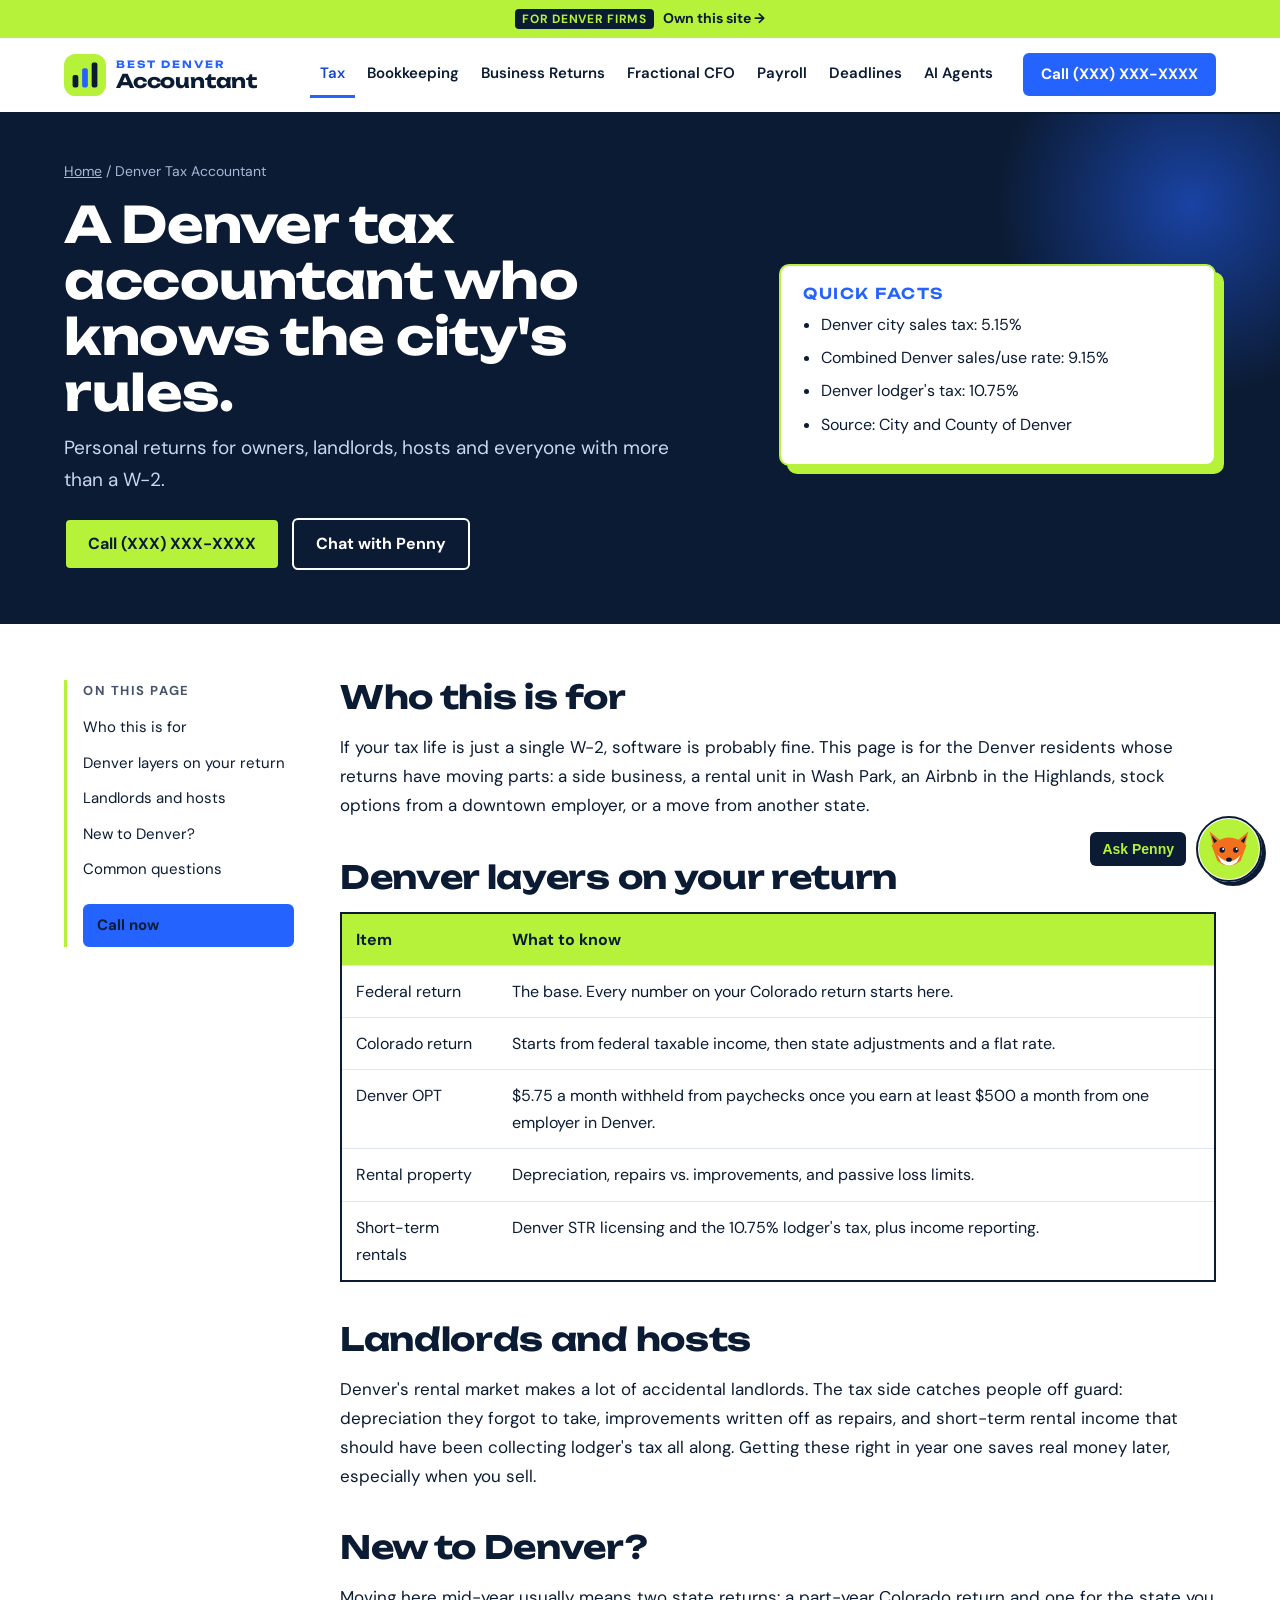
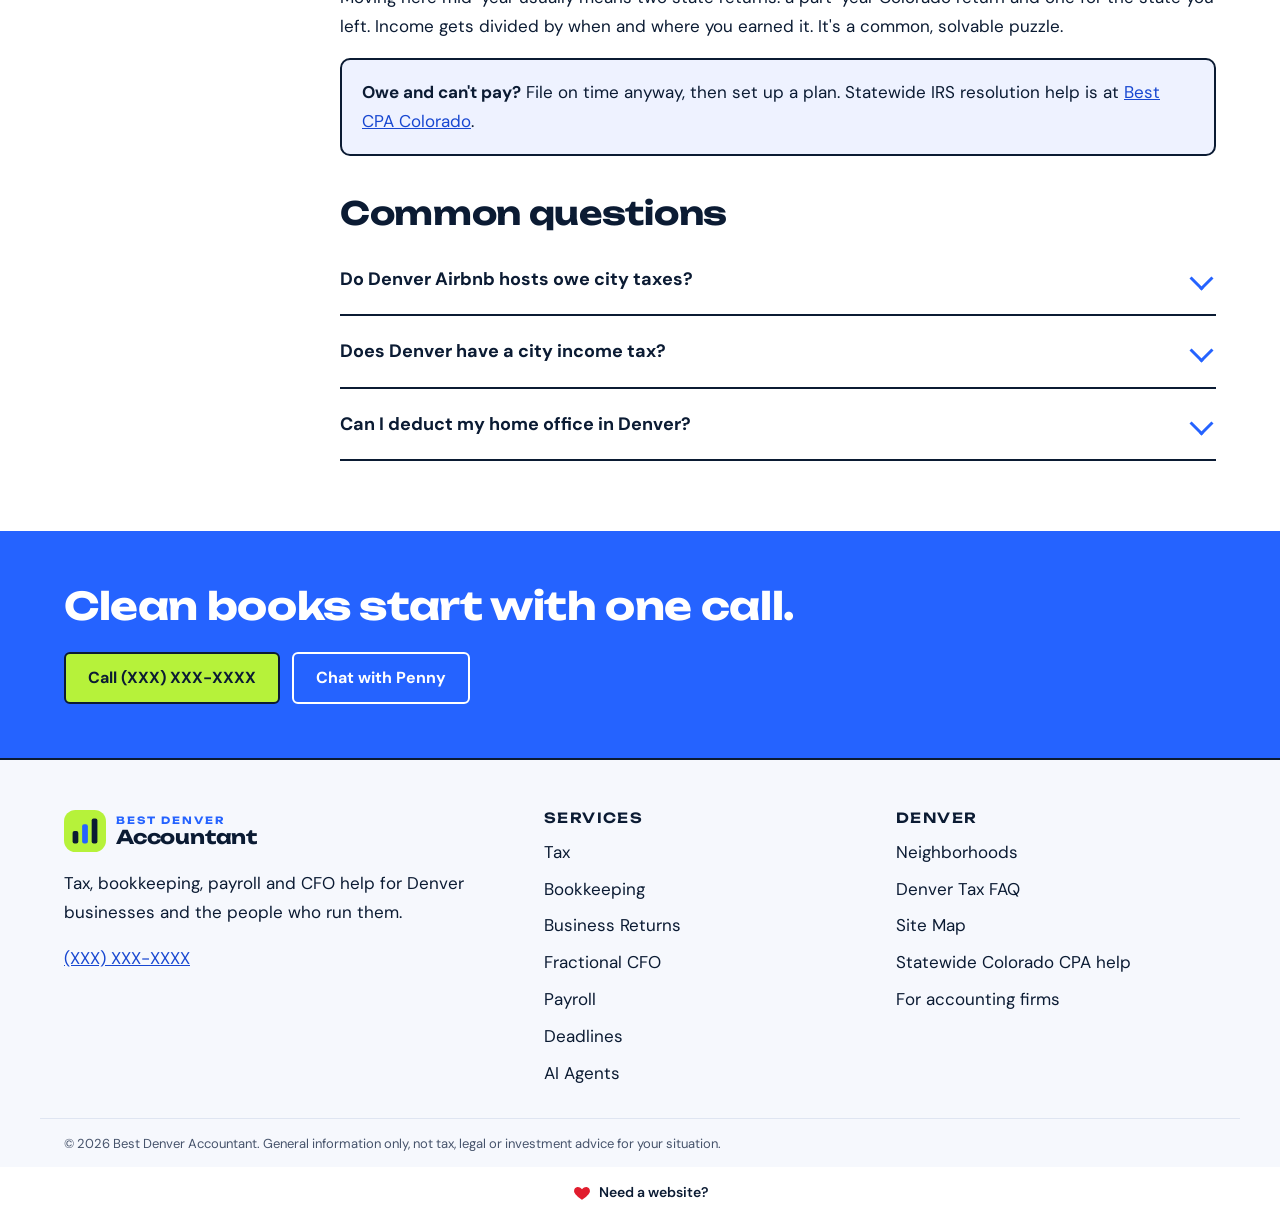
<file: denver-tax-accountant/index.html>
<!doctype html><html lang="en"><head><meta charset="utf-8"><script>document.documentElement.className+=' js'</script>
<meta name="viewport" content="width=device-width,initial-scale=1">
<title>Denver Tax Accountant | Personal Returns, Landlords &amp; STR Hosts</title><meta name="description" content="Denver tax accountant for business owners, landlords, short-term rental hosts and residents. Federal, Colorado and Denver city taxes handled together."><link rel="canonical" href="https://www.bestdenveraccountant.com/denver-tax-accountant/">
<meta name="robots" content="index,follow,max-image-preview:large">
<meta property="og:type" content="website"><meta property="og:site_name" content="Best Denver Accountant"><meta property="og:title" content="Denver Tax Accountant | Personal Returns, Landlords &amp; STR Hosts"><meta property="og:description" content="Denver tax accountant for business owners, landlords, short-term rental hosts and residents. Federal, Colorado and Denver city taxes handled together."><meta property="og:url" content="https://www.bestdenveraccountant.com/denver-tax-accountant/"><meta property="og:image" content="https://www.bestdenveraccountant.com/assets/og.png"><meta name="twitter:card" content="summary_large_image">
<meta name="theme-color" content="#B6F23A">
<link rel="icon" href="/favicon.svg" type="image/svg+xml"><link rel="icon" href="/favicon-32.png" sizes="32x32"><link rel="apple-touch-icon" href="/apple-touch-icon.png">
<link rel="preconnect" href="https://fonts.googleapis.com"><link rel="preconnect" href="https://fonts.gstatic.com" crossorigin>
<link href="https://fonts.googleapis.com/css2?family=Unbounded:wght@600;700&family=DM+Sans:opsz,wght@9..40,400;9..40,600;9..40,700&display=swap" rel="stylesheet">
<link rel="stylesheet" href="/assets/style.css"><script type="application/ld+json">{"@context": "https://schema.org", "@graph": [{"@type": "AccountingService", "@id": "https://www.bestdenveraccountant.com/#org", "name": "Best Denver Accountant", "url": "https://www.bestdenveraccountant.com/", "logo": "https://www.bestdenveraccountant.com/assets/icon-512.png", "image": "https://www.bestdenveraccountant.com/assets/og.png", "areaServed": {"@type": "City", "name": "Denver", "containedInPlace": {"@type": "State", "name": "Colorado"}}, "description": "Denver accountant for bookkeeping, tax preparation, payroll and fractional CFO services for local businesses and individuals.", "knowsAbout": ["Denver occupational privilege tax", "Bookkeeping", "Business tax preparation", "Fractional CFO", "Payroll"]}, {"@type": "WebSite", "@id": "https://www.bestdenveraccountant.com/#site", "url": "https://www.bestdenveraccountant.com/", "name": "Best Denver Accountant", "publisher": {"@id": "https://www.bestdenveraccountant.com/#org"}, "inLanguage": "en-US"}, {"@type": "WebPage", "@id": "https://www.bestdenveraccountant.com/denver-tax-accountant/#page", "url": "https://www.bestdenveraccountant.com/denver-tax-accountant/", "name": "Denver Tax Accountant | Personal Returns, Landlords & STR Hosts", "description": "Denver tax accountant for business owners, landlords, short-term rental hosts and residents. Federal, Colorado and Denver city taxes handled together.", "isPartOf": {"@id": "https://www.bestdenveraccountant.com/#site"}, "about": {"@id": "https://www.bestdenveraccountant.com/#org"}, "dateModified": "2026-11-05", "inLanguage": "en-US", "speakable": {"@type": "SpeakableSpecification", "cssSelector": ["h1", ".lede"]}, "breadcrumb": {"@id": "https://www.bestdenveraccountant.com/denver-tax-accountant/#crumbs"}}, {"@type": "BreadcrumbList", "@id": "https://www.bestdenveraccountant.com/denver-tax-accountant/#crumbs", "itemListElement": [{"@type": "ListItem", "position": 1, "name": "Home", "item": "https://www.bestdenveraccountant.com/"}, {"@type": "ListItem", "position": 2, "name": "Denver Tax Accountant", "item": "https://www.bestdenveraccountant.com/denver-tax-accountant/"}]}, {"@type": "Service", "@id": "https://www.bestdenveraccountant.com/denver-tax-accountant/#service", "name": "Tax preparation", "serviceType": "Tax preparation", "provider": {"@id": "https://www.bestdenveraccountant.com/#org"}, "areaServed": {"@type": "City", "name": "Denver"}, "url": "https://www.bestdenveraccountant.com/denver-tax-accountant/"}, {"@type": "FAQPage", "@id": "https://www.bestdenveraccountant.com/denver-tax-accountant/#faq", "mainEntity": [{"@type": "Question", "name": "Do Denver Airbnb hosts owe city taxes?", "acceptedAnswer": {"@type": "Answer", "text": "Generally yes. Short-term rentals in Denver are subject to the city's lodger's tax and need the proper city license, in addition to reporting the income on federal and Colorado returns."}}, {"@type": "Question", "name": "Does Denver have a city income tax?", "acceptedAnswer": {"@type": "Answer", "text": "Not a traditional one. Denver's occupational privilege tax is a flat monthly amount tied to working in Denver, not a percentage of income."}}, {"@type": "Question", "name": "Can I deduct my home office in Denver?", "acceptedAnswer": {"@type": "Answer", "text": "Self-employed people who use a space regularly and exclusively for business usually can. W-2 employees generally can't under current federal law."}}]}]}</script></head><body><a class="own-ribbon" href="/own-this-site/"><span>For Denver firms</span> Own this site →</a>
<header class="hd"><div class="box hd-in">
 <a class="logo" href="/" aria-label="Best Denver Accountant home"><svg class="mk" viewBox="0 0 44 44" aria-hidden="true"><rect width="44" height="44" rx="12" fill="#B6F23A"/><rect x="9" y="22" width="6" height="13" rx="2" fill="#0B1B33"/><rect x="19" y="15" width="6" height="20" rx="2" fill="#2563FF"/><rect x="29" y="9" width="6" height="26" rx="2" fill="#0B1B33"/></svg><span><small>BEST DENVER</small>Accountant</span></a>
 <nav class="nv" id="mainnav" aria-label="Main"><a href="/denver-tax-accountant/" aria-current="page">Tax</a><a href="/bookkeeper-denver/">Bookkeeping</a><a href="/business-tax-preparation/">Business Returns</a><a href="/fractional-cfo-denver/">Fractional CFO</a><a href="/payroll-services-denver/">Payroll</a><a href="/tax-deadline-calendar/">Deadlines</a><a href="/ai-agents-for-accountants/">AI Agents</a><a class="nv-own" href="/own-this-site/">Own this site</a></nav>
 <a class="b b-blue hd-call" href="tel:+1XXXXXXXXXX">Call (XXX) XXX-XXXX</a>
 <button class="menu-btn" aria-label="Open menu" aria-expanded="false" aria-controls="mainnav"><span></span><span></span></button>
</div></header><main><section class="ph"><div class="box ph-in"><div><nav class="bc" aria-label="Breadcrumb"><a href="/">Home</a> / Denver Tax Accountant</nav>
<h1>A Denver tax accountant who knows the city's rules.</h1><p class="lede">Personal returns for owners, landlords, hosts and everyone with more than a W-2.</p><div class="hx-ctas" style="justify-content:flex-start"><a class="b b-lime" href="tel:+1XXXXXXXXXX">Call (XXX) XXX-XXXX</a><button class="b b-line-w" data-open-bot>Chat with Penny</button></div></div>
<div class="facts"><h3>Quick facts</h3><ul><li>Denver city sales tax: 5.15%</li><li>Combined Denver sales/use rate: 9.15%</li><li>Denver lodger's tax: 10.75%</li><li>Source: City and County of Denver</li></ul></div></div></section>
<div class="box doc"><aside class="toc"><b>On this page</b><div class="toc-links"></div><a class="b b-blue" href="tel:+1XXXXXXXXXX">Call now</a></aside>
<article>
<h2>Who this is for</h2>
<p>If your tax life is just a single W-2, software is probably fine. This page is for the Denver residents whose returns have moving parts: a side business, a rental unit in Wash Park, an Airbnb in the Highlands, stock options from a downtown employer, or a move from another state.</p>
<h2>Denver layers on your return</h2>
<table class="tbl"><tr><th>Item</th><th>What to know</th></tr>
<tr><td>Federal return</td><td>The base. Every number on your Colorado return starts here.</td></tr>
<tr><td>Colorado return</td><td>Starts from federal taxable income, then state adjustments and a flat rate.</td></tr>
<tr><td>Denver OPT</td><td>$5.75 a month withheld from paychecks once you earn at least $500 a month from one employer in Denver.</td></tr>
<tr><td>Rental property</td><td>Depreciation, repairs vs. improvements, and passive loss limits.</td></tr>
<tr><td>Short-term rentals</td><td>Denver STR licensing and the 10.75% lodger's tax, plus income reporting.</td></tr>
</table>
<h2>Landlords and hosts</h2>
<p>Denver's rental market makes a lot of accidental landlords. The tax side catches people off guard: depreciation they forgot to take, improvements written off as repairs, and short-term rental income that should have been collecting lodger's tax all along. Getting these right in year one saves real money later, especially when you sell.</p>
<h2>New to Denver?</h2>
<p>Moving here mid-year usually means two state returns: a part-year Colorado return and one for the state you left. Income gets divided by when and where you earned it. It's a common, solvable puzzle.</p>
<div class="callout"><b>Owe and can't pay?</b> File on time anyway, then set up a plan. Statewide IRS resolution help is at <a href="https://www.bestcpacolorado.com/irs-tax-resolution/" rel="nofollow">Best CPA Colorado</a>.</div>
<h2>Common questions</h2><div class="qa"><details><summary>Do Denver Airbnb hosts owe city taxes?</summary><p>Generally yes. Short-term rentals in Denver are subject to the city's lodger's tax and need the proper city license, in addition to reporting the income on federal and Colorado returns.</p></details><details><summary>Does Denver have a city income tax?</summary><p>Not a traditional one. Denver's occupational privilege tax is a flat monthly amount tied to working in Denver, not a percentage of income.</p></details><details><summary>Can I deduct my home office in Denver?</summary><p>Self-employed people who use a space regularly and exclusively for business usually can. W-2 employees generally can't under current federal law.</p></details></div></article></div></main><section class="closer"><div class="box closer-in">
 <h2>Clean books start with one call.</h2>
 <div class="closer-b"><a class="b b-lime" href="tel:+1XXXXXXXXXX">Call (XXX) XXX-XXXX</a><button class="b b-line-w" data-open-bot>Chat with Penny</button></div>
</div></section>
<footer class="ft"><div class="box ft-grid">
 <div><a class="logo" href="/"><svg class="mk" viewBox="0 0 44 44" aria-hidden="true"><rect width="44" height="44" rx="12" fill="#B6F23A"/><rect x="9" y="22" width="6" height="13" rx="2" fill="#0B1B33"/><rect x="19" y="15" width="6" height="20" rx="2" fill="#2563FF"/><rect x="29" y="9" width="6" height="26" rx="2" fill="#0B1B33"/></svg><span><small>BEST DENVER</small>Accountant</span></a><p>Tax, bookkeeping, payroll and CFO help for Denver businesses and the people who run them.</p><p><a href="tel:+1XXXXXXXXXX">(XXX) XXX-XXXX</a></p></div>
 <div class="ft-links"><h3>Services</h3><a href="/denver-tax-accountant/">Tax</a><a href="/bookkeeper-denver/">Bookkeeping</a><a href="/business-tax-preparation/">Business Returns</a><a href="/fractional-cfo-denver/">Fractional CFO</a><a href="/payroll-services-denver/">Payroll</a><a href="/tax-deadline-calendar/">Deadlines</a><a href="/ai-agents-for-accountants/">AI Agents</a></div>
 <div class="ft-links"><h3>Denver</h3><a href="/denver-neighborhoods/">Neighborhoods</a><a href="/faq/">Denver Tax FAQ</a><a href="/sitemap/">Site Map</a><a href="https://www.bestcpacolorado.com/" rel="nofollow">Statewide Colorado CPA help</a><a href="/own-this-site/">For accounting firms</a></div>
</div><p class="box legal">© 2026 Best Denver Accountant. General information only, not tax, legal or investment advice for your situation.</p></footer>
<div class="mbar"><a href="tel:+1XXXXXXXXXX">📞 Call</a><button data-open-bot>🦊 Chat</button></div>
<div class="sig-heart"><svg viewBox="0 0 24 24" aria-hidden="true"><path fill="#e11d2e" d="M12 21s-7.5-4.6-10-9.3C.4 8.4 2.3 4.5 6 4.1c2.2-.2 4 .9 6 3 2-2.1 3.8-3.2 6-3 3.7.4 5.6 4.3 4 7.6C19.5 16.4 12 21 12 21z"/></svg><a href="https://eyetoad.com/" rel="nofollow">Need a website?</a></div><script src="/assets/app.js" defer></script><script src="/assets/penny.js" defer></script></body></html>
</file>
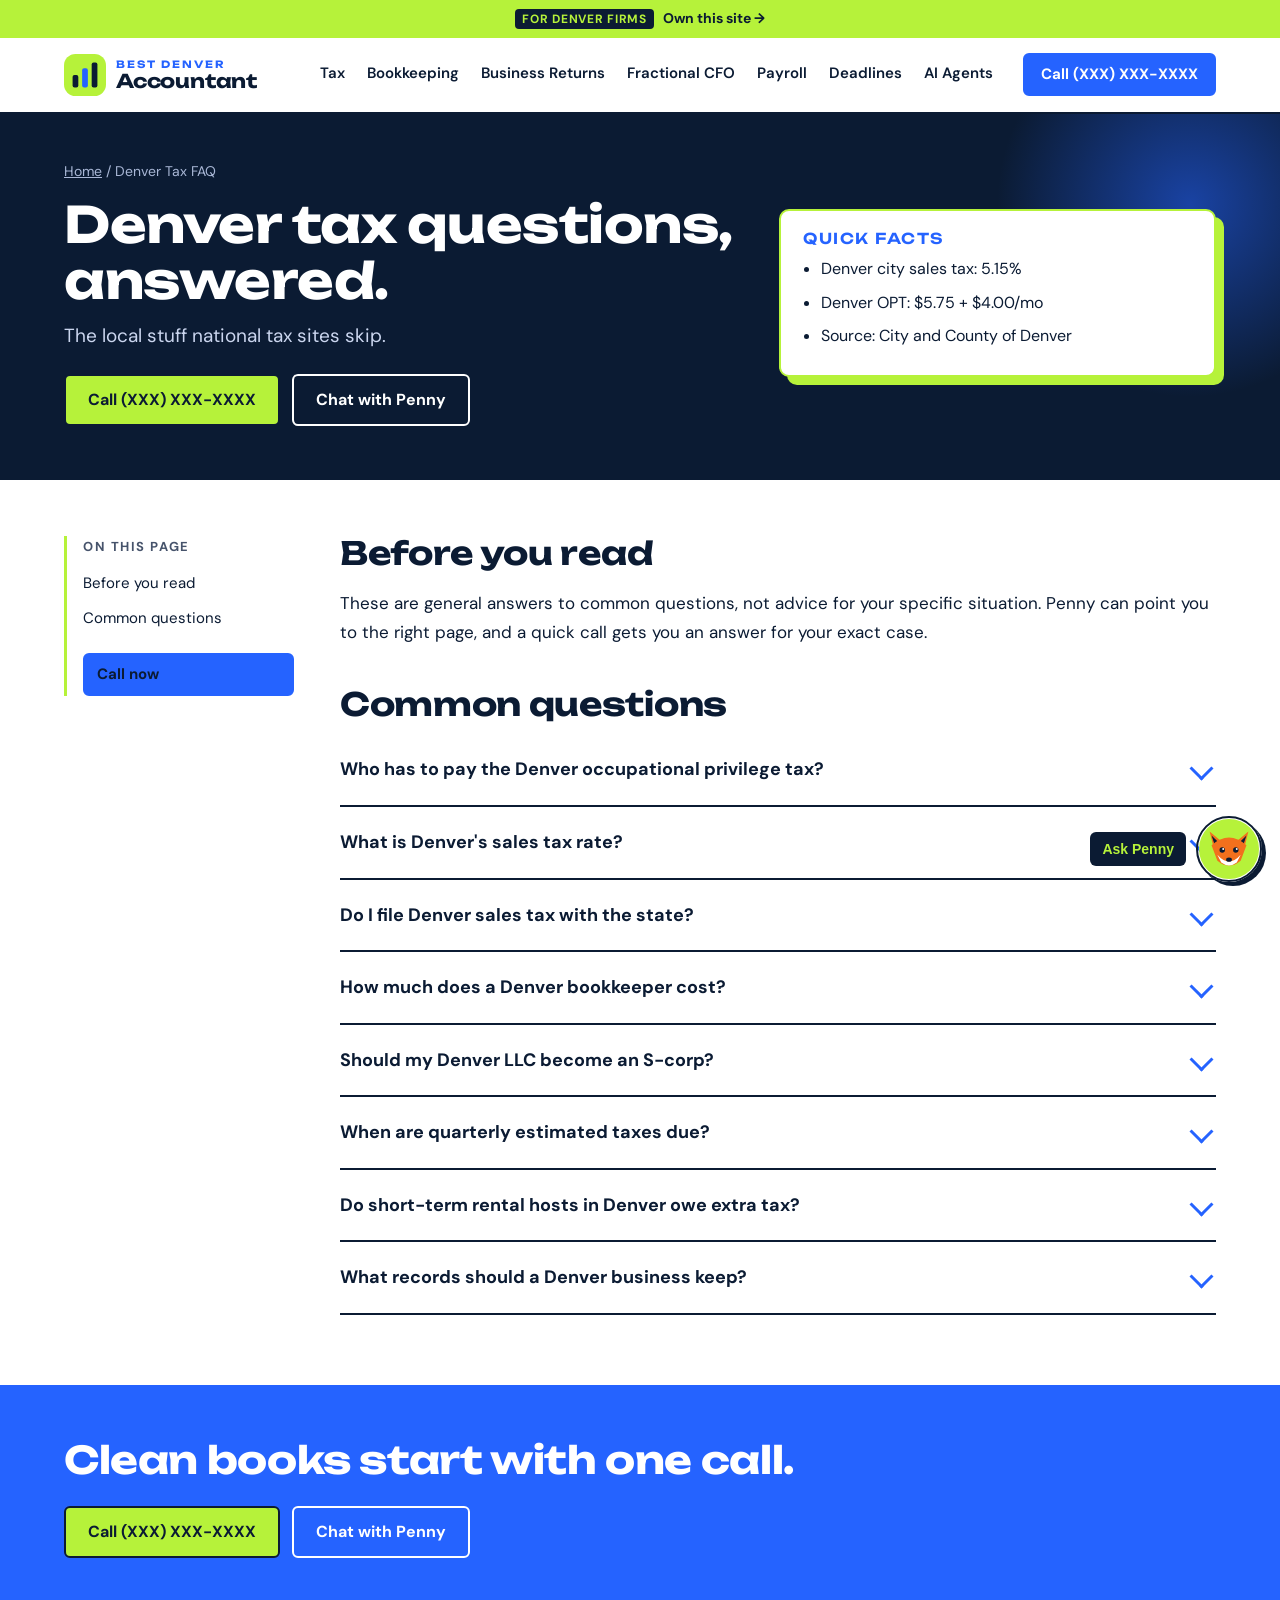
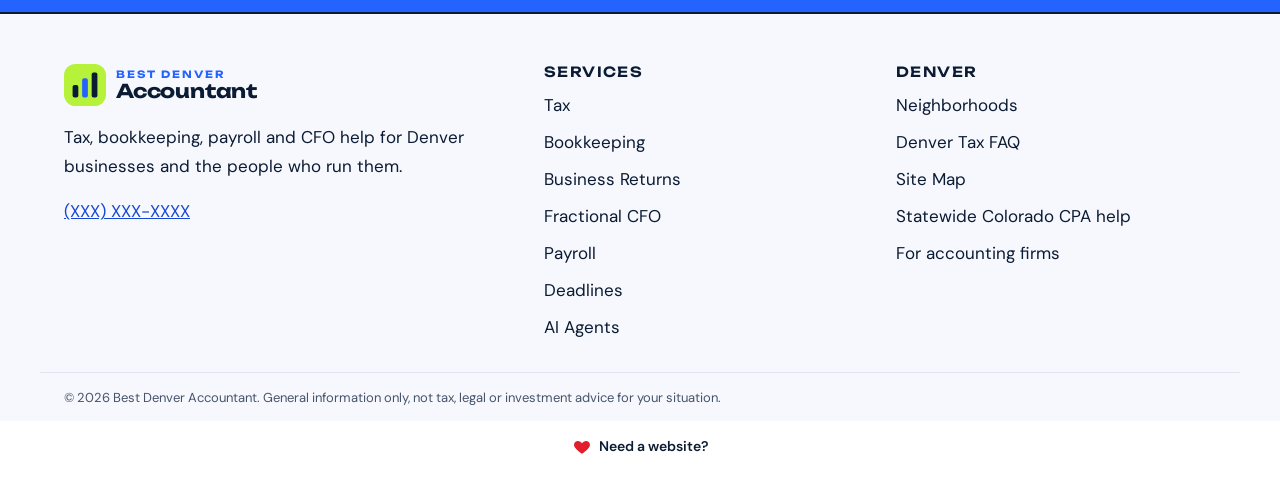
<file: faq/index.html>
<!doctype html><html lang="en"><head><meta charset="utf-8"><script>document.documentElement.className+=' js'</script>
<meta name="viewport" content="width=device-width,initial-scale=1">
<title>Denver Tax &amp; Accounting FAQ | OPT, Sales Tax, S-Corps &amp; More</title><meta name="description" content="Answers to Denver tax and accounting questions: the occupational privilege tax, Denver sales tax, S-corp elections, quarterly estimates and short-term rentals."><link rel="canonical" href="https://www.bestdenveraccountant.com/faq/">
<meta name="robots" content="index,follow,max-image-preview:large">
<meta property="og:type" content="website"><meta property="og:site_name" content="Best Denver Accountant"><meta property="og:title" content="Denver Tax &amp; Accounting FAQ | OPT, Sales Tax, S-Corps &amp; More"><meta property="og:description" content="Answers to Denver tax and accounting questions: the occupational privilege tax, Denver sales tax, S-corp elections, quarterly estimates and short-term rentals."><meta property="og:url" content="https://www.bestdenveraccountant.com/faq/"><meta property="og:image" content="https://www.bestdenveraccountant.com/assets/og.png"><meta name="twitter:card" content="summary_large_image">
<meta name="theme-color" content="#B6F23A">
<link rel="icon" href="/favicon.svg" type="image/svg+xml"><link rel="icon" href="/favicon-32.png" sizes="32x32"><link rel="apple-touch-icon" href="/apple-touch-icon.png">
<link rel="preconnect" href="https://fonts.googleapis.com"><link rel="preconnect" href="https://fonts.gstatic.com" crossorigin>
<link href="https://fonts.googleapis.com/css2?family=Unbounded:wght@600;700&family=DM+Sans:opsz,wght@9..40,400;9..40,600;9..40,700&display=swap" rel="stylesheet">
<link rel="stylesheet" href="/assets/style.css"><script type="application/ld+json">{"@context": "https://schema.org", "@graph": [{"@type": "AccountingService", "@id": "https://www.bestdenveraccountant.com/#org", "name": "Best Denver Accountant", "url": "https://www.bestdenveraccountant.com/", "logo": "https://www.bestdenveraccountant.com/assets/icon-512.png", "image": "https://www.bestdenveraccountant.com/assets/og.png", "areaServed": {"@type": "City", "name": "Denver", "containedInPlace": {"@type": "State", "name": "Colorado"}}, "description": "Denver accountant for bookkeeping, tax preparation, payroll and fractional CFO services for local businesses and individuals.", "knowsAbout": ["Denver occupational privilege tax", "Bookkeeping", "Business tax preparation", "Fractional CFO", "Payroll"]}, {"@type": "WebSite", "@id": "https://www.bestdenveraccountant.com/#site", "url": "https://www.bestdenveraccountant.com/", "name": "Best Denver Accountant", "publisher": {"@id": "https://www.bestdenveraccountant.com/#org"}, "inLanguage": "en-US"}, {"@type": "WebPage", "@id": "https://www.bestdenveraccountant.com/faq/#page", "url": "https://www.bestdenveraccountant.com/faq/", "name": "Denver Tax & Accounting FAQ | OPT, Sales Tax, S-Corps & More", "description": "Answers to Denver tax and accounting questions: the occupational privilege tax, Denver sales tax, S-corp elections, quarterly estimates and short-term rentals.", "isPartOf": {"@id": "https://www.bestdenveraccountant.com/#site"}, "about": {"@id": "https://www.bestdenveraccountant.com/#org"}, "dateModified": "2026-11-05", "inLanguage": "en-US", "speakable": {"@type": "SpeakableSpecification", "cssSelector": ["h1", ".lede"]}, "breadcrumb": {"@id": "https://www.bestdenveraccountant.com/faq/#crumbs"}}, {"@type": "BreadcrumbList", "@id": "https://www.bestdenveraccountant.com/faq/#crumbs", "itemListElement": [{"@type": "ListItem", "position": 1, "name": "Home", "item": "https://www.bestdenveraccountant.com/"}, {"@type": "ListItem", "position": 2, "name": "Denver Tax FAQ", "item": "https://www.bestdenveraccountant.com/faq/"}]}, {"@type": "FAQPage", "@id": "https://www.bestdenveraccountant.com/faq/#faq", "mainEntity": [{"@type": "Question", "name": "Who has to pay the Denver occupational privilege tax?", "acceptedAnswer": {"@type": "Answer", "text": "Employees who earn at least $500 in a month from one employer for work in Denver ($5.75/month, withheld), and businesses for each taxable employee and each owner, partner or manager working in Denver ($4.00/month each)."}}, {"@type": "Question", "name": "What is Denver's sales tax rate?", "acceptedAnswer": {"@type": "Answer", "text": "The city rate is 5.15%. Combined with state and district taxes, the general Denver sales and use rate is 9.15%. Some items, like food and beverages and short-term lodging, have different rates."}}, {"@type": "Question", "name": "Do I file Denver sales tax with the state?", "acceptedAnswer": {"@type": "Answer", "text": "No. Denver is a home-rule city that administers its own sales and use tax, so Denver businesses file with the city."}}, {"@type": "Question", "name": "How much does a Denver bookkeeper cost?", "acceptedAnswer": {"@type": "Answer", "text": "It depends on transaction volume, the number of accounts and whether the books need cleanup first. Monthly bookkeeping is usually a flat fee once the scope is set."}}, {"@type": "Question", "name": "Should my Denver LLC become an S-corp?", "acceptedAnswer": {"@type": "Answer", "text": "Possibly, once profits are steady and high enough to justify a reasonable salary and the added payroll and filing costs. Run a projection before electing."}}, {"@type": "Question", "name": "When are quarterly estimated taxes due?", "acceptedAnswer": {"@type": "Answer", "text": "Generally April 15, June 15, September 15 and January 15 of the following year, shifting to the next business day when needed."}}, {"@type": "Question", "name": "Do short-term rental hosts in Denver owe extra tax?", "acceptedAnswer": {"@type": "Answer", "text": "Generally yes: Denver requires an STR license and charges a lodger's tax on short-term stays, on top of reporting the income on your returns."}}, {"@type": "Question", "name": "What records should a Denver business keep?", "acceptedAnswer": {"@type": "Answer", "text": "Bank and card statements, receipts, invoices, payroll records, sales tax returns and asset purchase records. Many accountants recommend keeping business records for seven years."}}]}]}</script></head><body><a class="own-ribbon" href="/own-this-site/"><span>For Denver firms</span> Own this site →</a>
<header class="hd"><div class="box hd-in">
 <a class="logo" href="/" aria-label="Best Denver Accountant home"><svg class="mk" viewBox="0 0 44 44" aria-hidden="true"><rect width="44" height="44" rx="12" fill="#B6F23A"/><rect x="9" y="22" width="6" height="13" rx="2" fill="#0B1B33"/><rect x="19" y="15" width="6" height="20" rx="2" fill="#2563FF"/><rect x="29" y="9" width="6" height="26" rx="2" fill="#0B1B33"/></svg><span><small>BEST DENVER</small>Accountant</span></a>
 <nav class="nv" id="mainnav" aria-label="Main"><a href="/denver-tax-accountant/">Tax</a><a href="/bookkeeper-denver/">Bookkeeping</a><a href="/business-tax-preparation/">Business Returns</a><a href="/fractional-cfo-denver/">Fractional CFO</a><a href="/payroll-services-denver/">Payroll</a><a href="/tax-deadline-calendar/">Deadlines</a><a href="/ai-agents-for-accountants/">AI Agents</a><a class="nv-own" href="/own-this-site/">Own this site</a></nav>
 <a class="b b-blue hd-call" href="tel:+1XXXXXXXXXX">Call (XXX) XXX-XXXX</a>
 <button class="menu-btn" aria-label="Open menu" aria-expanded="false" aria-controls="mainnav"><span></span><span></span></button>
</div></header><main><section class="ph"><div class="box ph-in"><div><nav class="bc" aria-label="Breadcrumb"><a href="/">Home</a> / Denver Tax FAQ</nav>
<h1>Denver tax questions, answered.</h1><p class="lede">The local stuff national tax sites skip.</p><div class="hx-ctas" style="justify-content:flex-start"><a class="b b-lime" href="tel:+1XXXXXXXXXX">Call (XXX) XXX-XXXX</a><button class="b b-line-w" data-open-bot>Chat with Penny</button></div></div>
<div class="facts"><h3>Quick facts</h3><ul><li>Denver city sales tax: 5.15%</li><li>Denver OPT: $5.75 + $4.00/mo</li><li>Source: City and County of Denver</li></ul></div></div></section>
<div class="box doc"><aside class="toc"><b>On this page</b><div class="toc-links"></div><a class="b b-blue" href="tel:+1XXXXXXXXXX">Call now</a></aside>
<article><h2>Before you read</h2><p>These are general answers to common questions, not advice for your specific situation. Penny can point you to the right page, and a quick call gets you an answer for your exact case.</p><h2>Common questions</h2><div class="qa"><details><summary>Who has to pay the Denver occupational privilege tax?</summary><p>Employees who earn at least $500 in a month from one employer for work in Denver ($5.75/month, withheld), and businesses for each taxable employee and each owner, partner or manager working in Denver ($4.00/month each).</p></details><details><summary>What is Denver's sales tax rate?</summary><p>The city rate is 5.15%. Combined with state and district taxes, the general Denver sales and use rate is 9.15%. Some items, like food and beverages and short-term lodging, have different rates.</p></details><details><summary>Do I file Denver sales tax with the state?</summary><p>No. Denver is a home-rule city that administers its own sales and use tax, so Denver businesses file with the city.</p></details><details><summary>How much does a Denver bookkeeper cost?</summary><p>It depends on transaction volume, the number of accounts and whether the books need cleanup first. Monthly bookkeeping is usually a flat fee once the scope is set.</p></details><details><summary>Should my Denver LLC become an S-corp?</summary><p>Possibly, once profits are steady and high enough to justify a reasonable salary and the added payroll and filing costs. Run a projection before electing.</p></details><details><summary>When are quarterly estimated taxes due?</summary><p>Generally April 15, June 15, September 15 and January 15 of the following year, shifting to the next business day when needed.</p></details><details><summary>Do short-term rental hosts in Denver owe extra tax?</summary><p>Generally yes: Denver requires an STR license and charges a lodger's tax on short-term stays, on top of reporting the income on your returns.</p></details><details><summary>What records should a Denver business keep?</summary><p>Bank and card statements, receipts, invoices, payroll records, sales tax returns and asset purchase records. Many accountants recommend keeping business records for seven years.</p></details></div></article></div></main><section class="closer"><div class="box closer-in">
 <h2>Clean books start with one call.</h2>
 <div class="closer-b"><a class="b b-lime" href="tel:+1XXXXXXXXXX">Call (XXX) XXX-XXXX</a><button class="b b-line-w" data-open-bot>Chat with Penny</button></div>
</div></section>
<footer class="ft"><div class="box ft-grid">
 <div><a class="logo" href="/"><svg class="mk" viewBox="0 0 44 44" aria-hidden="true"><rect width="44" height="44" rx="12" fill="#B6F23A"/><rect x="9" y="22" width="6" height="13" rx="2" fill="#0B1B33"/><rect x="19" y="15" width="6" height="20" rx="2" fill="#2563FF"/><rect x="29" y="9" width="6" height="26" rx="2" fill="#0B1B33"/></svg><span><small>BEST DENVER</small>Accountant</span></a><p>Tax, bookkeeping, payroll and CFO help for Denver businesses and the people who run them.</p><p><a href="tel:+1XXXXXXXXXX">(XXX) XXX-XXXX</a></p></div>
 <div class="ft-links"><h3>Services</h3><a href="/denver-tax-accountant/">Tax</a><a href="/bookkeeper-denver/">Bookkeeping</a><a href="/business-tax-preparation/">Business Returns</a><a href="/fractional-cfo-denver/">Fractional CFO</a><a href="/payroll-services-denver/">Payroll</a><a href="/tax-deadline-calendar/">Deadlines</a><a href="/ai-agents-for-accountants/">AI Agents</a></div>
 <div class="ft-links"><h3>Denver</h3><a href="/denver-neighborhoods/">Neighborhoods</a><a href="/faq/">Denver Tax FAQ</a><a href="/sitemap/">Site Map</a><a href="https://www.bestcpacolorado.com/" rel="nofollow">Statewide Colorado CPA help</a><a href="/own-this-site/">For accounting firms</a></div>
</div><p class="box legal">© 2026 Best Denver Accountant. General information only, not tax, legal or investment advice for your situation.</p></footer>
<div class="mbar"><a href="tel:+1XXXXXXXXXX">📞 Call</a><button data-open-bot>🦊 Chat</button></div>
<div class="sig-heart"><svg viewBox="0 0 24 24" aria-hidden="true"><path fill="#e11d2e" d="M12 21s-7.5-4.6-10-9.3C.4 8.4 2.3 4.5 6 4.1c2.2-.2 4 .9 6 3 2-2.1 3.8-3.2 6-3 3.7.4 5.6 4.3 4 7.6C19.5 16.4 12 21 12 21z"/></svg><a href="https://eyetoad.com/" rel="nofollow">Need a website?</a></div><script src="/assets/app.js" defer></script><script src="/assets/penny.js" defer></script></body></html>
</file>
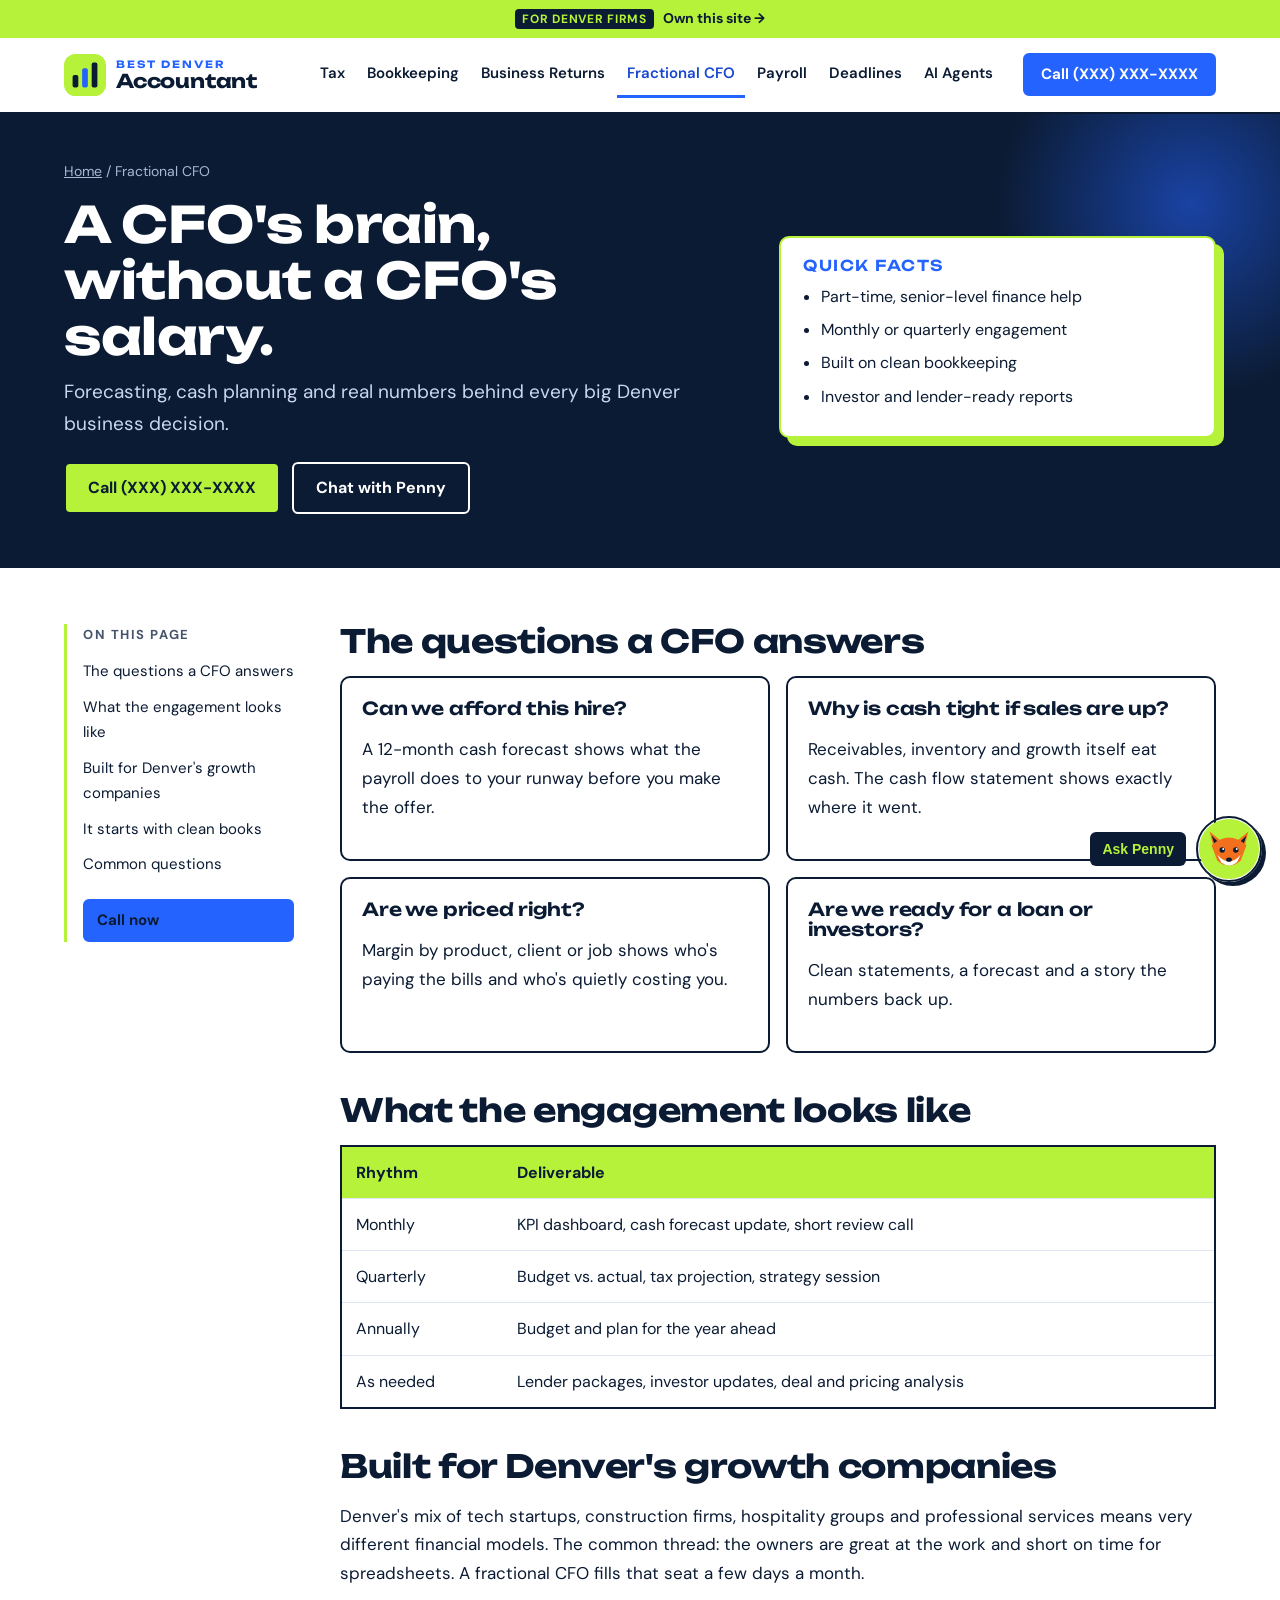
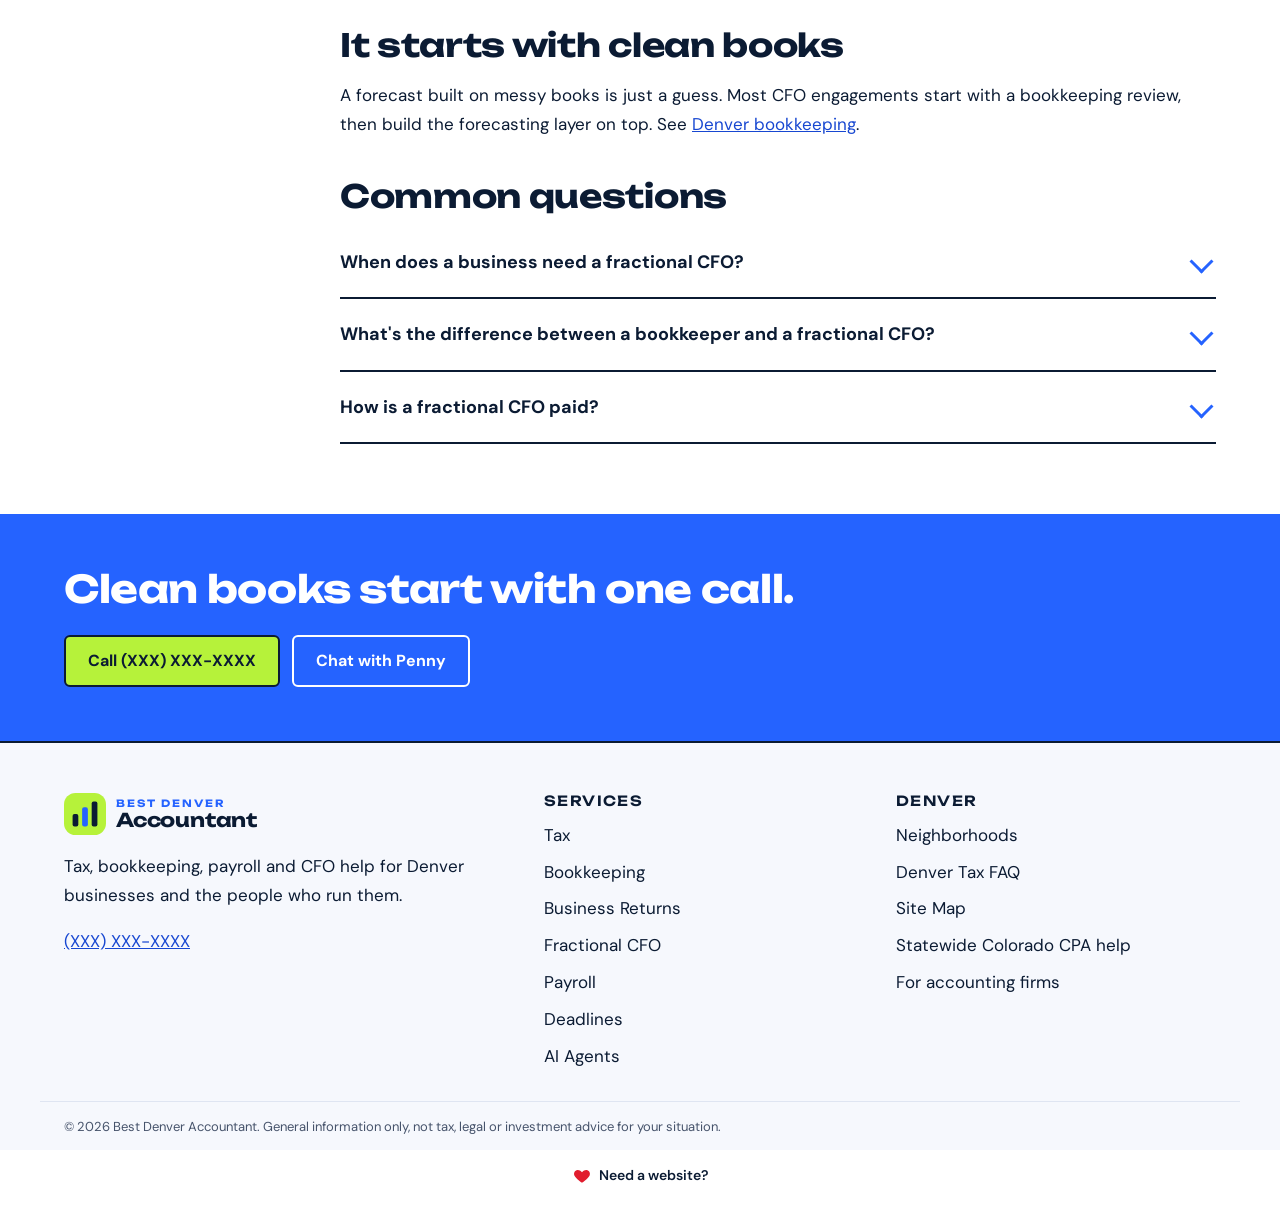
<file: fractional-cfo-denver/index.html>
<!doctype html><html lang="en"><head><meta charset="utf-8"><script>document.documentElement.className+=' js'</script>
<meta name="viewport" content="width=device-width,initial-scale=1">
<title>Fractional CFO Denver | Forecasting, Cash Flow &amp; Growth Planning</title><meta name="description" content="Fractional CFO services in Denver: cash flow forecasting, budgets, KPIs, pricing, financing and investor-ready reporting for growing businesses."><link rel="canonical" href="https://www.bestdenveraccountant.com/fractional-cfo-denver/">
<meta name="robots" content="index,follow,max-image-preview:large">
<meta property="og:type" content="website"><meta property="og:site_name" content="Best Denver Accountant"><meta property="og:title" content="Fractional CFO Denver | Forecasting, Cash Flow &amp; Growth Planning"><meta property="og:description" content="Fractional CFO services in Denver: cash flow forecasting, budgets, KPIs, pricing, financing and investor-ready reporting for growing businesses."><meta property="og:url" content="https://www.bestdenveraccountant.com/fractional-cfo-denver/"><meta property="og:image" content="https://www.bestdenveraccountant.com/assets/og.png"><meta name="twitter:card" content="summary_large_image">
<meta name="theme-color" content="#B6F23A">
<link rel="icon" href="/favicon.svg" type="image/svg+xml"><link rel="icon" href="/favicon-32.png" sizes="32x32"><link rel="apple-touch-icon" href="/apple-touch-icon.png">
<link rel="preconnect" href="https://fonts.googleapis.com"><link rel="preconnect" href="https://fonts.gstatic.com" crossorigin>
<link href="https://fonts.googleapis.com/css2?family=Unbounded:wght@600;700&family=DM+Sans:opsz,wght@9..40,400;9..40,600;9..40,700&display=swap" rel="stylesheet">
<link rel="stylesheet" href="/assets/style.css"><script type="application/ld+json">{"@context": "https://schema.org", "@graph": [{"@type": "AccountingService", "@id": "https://www.bestdenveraccountant.com/#org", "name": "Best Denver Accountant", "url": "https://www.bestdenveraccountant.com/", "logo": "https://www.bestdenveraccountant.com/assets/icon-512.png", "image": "https://www.bestdenveraccountant.com/assets/og.png", "areaServed": {"@type": "City", "name": "Denver", "containedInPlace": {"@type": "State", "name": "Colorado"}}, "description": "Denver accountant for bookkeeping, tax preparation, payroll and fractional CFO services for local businesses and individuals.", "knowsAbout": ["Denver occupational privilege tax", "Bookkeeping", "Business tax preparation", "Fractional CFO", "Payroll"]}, {"@type": "WebSite", "@id": "https://www.bestdenveraccountant.com/#site", "url": "https://www.bestdenveraccountant.com/", "name": "Best Denver Accountant", "publisher": {"@id": "https://www.bestdenveraccountant.com/#org"}, "inLanguage": "en-US"}, {"@type": "WebPage", "@id": "https://www.bestdenveraccountant.com/fractional-cfo-denver/#page", "url": "https://www.bestdenveraccountant.com/fractional-cfo-denver/", "name": "Fractional CFO Denver | Forecasting, Cash Flow & Growth Planning", "description": "Fractional CFO services in Denver: cash flow forecasting, budgets, KPIs, pricing, financing and investor-ready reporting for growing businesses.", "isPartOf": {"@id": "https://www.bestdenveraccountant.com/#site"}, "about": {"@id": "https://www.bestdenveraccountant.com/#org"}, "dateModified": "2026-11-05", "inLanguage": "en-US", "speakable": {"@type": "SpeakableSpecification", "cssSelector": ["h1", ".lede"]}, "breadcrumb": {"@id": "https://www.bestdenveraccountant.com/fractional-cfo-denver/#crumbs"}}, {"@type": "BreadcrumbList", "@id": "https://www.bestdenveraccountant.com/fractional-cfo-denver/#crumbs", "itemListElement": [{"@type": "ListItem", "position": 1, "name": "Home", "item": "https://www.bestdenveraccountant.com/"}, {"@type": "ListItem", "position": 2, "name": "Fractional CFO", "item": "https://www.bestdenveraccountant.com/fractional-cfo-denver/"}]}, {"@type": "FAQPage", "@id": "https://www.bestdenveraccountant.com/fractional-cfo-denver/#faq", "mainEntity": [{"@type": "Question", "name": "When does a business need a fractional CFO?", "acceptedAnswer": {"@type": "Answer", "text": "Usually when growth decisions start getting expensive: hiring, raising money, adding a location, or when cash feels tight even though sales are up."}}, {"@type": "Question", "name": "What's the difference between a bookkeeper and a fractional CFO?", "acceptedAnswer": {"@type": "Answer", "text": "The bookkeeper records what happened. The CFO uses those records to forecast what will happen and recommend what to do about it."}}, {"@type": "Question", "name": "How is a fractional CFO paid?", "acceptedAnswer": {"@type": "Answer", "text": "Typically a monthly retainer for a set scope, which costs a fraction of a full-time executive's salary and benefits."}}]}]}</script></head><body><a class="own-ribbon" href="/own-this-site/"><span>For Denver firms</span> Own this site →</a>
<header class="hd"><div class="box hd-in">
 <a class="logo" href="/" aria-label="Best Denver Accountant home"><svg class="mk" viewBox="0 0 44 44" aria-hidden="true"><rect width="44" height="44" rx="12" fill="#B6F23A"/><rect x="9" y="22" width="6" height="13" rx="2" fill="#0B1B33"/><rect x="19" y="15" width="6" height="20" rx="2" fill="#2563FF"/><rect x="29" y="9" width="6" height="26" rx="2" fill="#0B1B33"/></svg><span><small>BEST DENVER</small>Accountant</span></a>
 <nav class="nv" id="mainnav" aria-label="Main"><a href="/denver-tax-accountant/">Tax</a><a href="/bookkeeper-denver/">Bookkeeping</a><a href="/business-tax-preparation/">Business Returns</a><a href="/fractional-cfo-denver/" aria-current="page">Fractional CFO</a><a href="/payroll-services-denver/">Payroll</a><a href="/tax-deadline-calendar/">Deadlines</a><a href="/ai-agents-for-accountants/">AI Agents</a><a class="nv-own" href="/own-this-site/">Own this site</a></nav>
 <a class="b b-blue hd-call" href="tel:+1XXXXXXXXXX">Call (XXX) XXX-XXXX</a>
 <button class="menu-btn" aria-label="Open menu" aria-expanded="false" aria-controls="mainnav"><span></span><span></span></button>
</div></header><main><section class="ph"><div class="box ph-in"><div><nav class="bc" aria-label="Breadcrumb"><a href="/">Home</a> / Fractional CFO</nav>
<h1>A CFO's brain, without a CFO's salary.</h1><p class="lede">Forecasting, cash planning and real numbers behind every big Denver business decision.</p><div class="hx-ctas" style="justify-content:flex-start"><a class="b b-lime" href="tel:+1XXXXXXXXXX">Call (XXX) XXX-XXXX</a><button class="b b-line-w" data-open-bot>Chat with Penny</button></div></div>
<div class="facts"><h3>Quick facts</h3><ul><li>Part-time, senior-level finance help</li><li>Monthly or quarterly engagement</li><li>Built on clean bookkeeping</li><li>Investor and lender-ready reports</li></ul></div></div></section>
<div class="box doc"><aside class="toc"><b>On this page</b><div class="toc-links"></div><a class="b b-blue" href="tel:+1XXXXXXXXXX">Call now</a></aside>
<article>
<h2>The questions a CFO answers</h2>
<div class="cards"><div class="cd"><h3>Can we afford this hire?</h3><p>A 12-month cash forecast shows what the payroll does to your runway before you make the offer.</p></div>
<div class="cd"><h3>Why is cash tight if sales are up?</h3><p>Receivables, inventory and growth itself eat cash. The cash flow statement shows exactly where it went.</p></div>
<div class="cd"><h3>Are we priced right?</h3><p>Margin by product, client or job shows who's paying the bills and who's quietly costing you.</p></div>
<div class="cd"><h3>Are we ready for a loan or investors?</h3><p>Clean statements, a forecast and a story the numbers back up.</p></div></div>
<h2>What the engagement looks like</h2>
<table class="tbl"><tr><th>Rhythm</th><th>Deliverable</th></tr>
<tr><td>Monthly</td><td>KPI dashboard, cash forecast update, short review call</td></tr>
<tr><td>Quarterly</td><td>Budget vs. actual, tax projection, strategy session</td></tr>
<tr><td>Annually</td><td>Budget and plan for the year ahead</td></tr>
<tr><td>As needed</td><td>Lender packages, investor updates, deal and pricing analysis</td></tr>
</table>
<h2>Built for Denver's growth companies</h2>
<p>Denver's mix of tech startups, construction firms, hospitality groups and professional services means very different financial models. The common thread: the owners are great at the work and short on time for spreadsheets. A fractional CFO fills that seat a few days a month.</p>
<h2>It starts with clean books</h2>
<p>A forecast built on messy books is just a guess. Most CFO engagements start with a bookkeeping review, then build the forecasting layer on top. See <a href="/bookkeeper-denver/">Denver bookkeeping</a>.</p>
<h2>Common questions</h2><div class="qa"><details><summary>When does a business need a fractional CFO?</summary><p>Usually when growth decisions start getting expensive: hiring, raising money, adding a location, or when cash feels tight even though sales are up.</p></details><details><summary>What's the difference between a bookkeeper and a fractional CFO?</summary><p>The bookkeeper records what happened. The CFO uses those records to forecast what will happen and recommend what to do about it.</p></details><details><summary>How is a fractional CFO paid?</summary><p>Typically a monthly retainer for a set scope, which costs a fraction of a full-time executive's salary and benefits.</p></details></div></article></div></main><section class="closer"><div class="box closer-in">
 <h2>Clean books start with one call.</h2>
 <div class="closer-b"><a class="b b-lime" href="tel:+1XXXXXXXXXX">Call (XXX) XXX-XXXX</a><button class="b b-line-w" data-open-bot>Chat with Penny</button></div>
</div></section>
<footer class="ft"><div class="box ft-grid">
 <div><a class="logo" href="/"><svg class="mk" viewBox="0 0 44 44" aria-hidden="true"><rect width="44" height="44" rx="12" fill="#B6F23A"/><rect x="9" y="22" width="6" height="13" rx="2" fill="#0B1B33"/><rect x="19" y="15" width="6" height="20" rx="2" fill="#2563FF"/><rect x="29" y="9" width="6" height="26" rx="2" fill="#0B1B33"/></svg><span><small>BEST DENVER</small>Accountant</span></a><p>Tax, bookkeeping, payroll and CFO help for Denver businesses and the people who run them.</p><p><a href="tel:+1XXXXXXXXXX">(XXX) XXX-XXXX</a></p></div>
 <div class="ft-links"><h3>Services</h3><a href="/denver-tax-accountant/">Tax</a><a href="/bookkeeper-denver/">Bookkeeping</a><a href="/business-tax-preparation/">Business Returns</a><a href="/fractional-cfo-denver/">Fractional CFO</a><a href="/payroll-services-denver/">Payroll</a><a href="/tax-deadline-calendar/">Deadlines</a><a href="/ai-agents-for-accountants/">AI Agents</a></div>
 <div class="ft-links"><h3>Denver</h3><a href="/denver-neighborhoods/">Neighborhoods</a><a href="/faq/">Denver Tax FAQ</a><a href="/sitemap/">Site Map</a><a href="https://www.bestcpacolorado.com/" rel="nofollow">Statewide Colorado CPA help</a><a href="/own-this-site/">For accounting firms</a></div>
</div><p class="box legal">© 2026 Best Denver Accountant. General information only, not tax, legal or investment advice for your situation.</p></footer>
<div class="mbar"><a href="tel:+1XXXXXXXXXX">📞 Call</a><button data-open-bot>🦊 Chat</button></div>
<div class="sig-heart"><svg viewBox="0 0 24 24" aria-hidden="true"><path fill="#e11d2e" d="M12 21s-7.5-4.6-10-9.3C.4 8.4 2.3 4.5 6 4.1c2.2-.2 4 .9 6 3 2-2.1 3.8-3.2 6-3 3.7.4 5.6 4.3 4 7.6C19.5 16.4 12 21 12 21z"/></svg><a href="https://eyetoad.com/" rel="nofollow">Need a website?</a></div><script src="/assets/app.js" defer></script><script src="/assets/penny.js" defer></script></body></html>
</file>
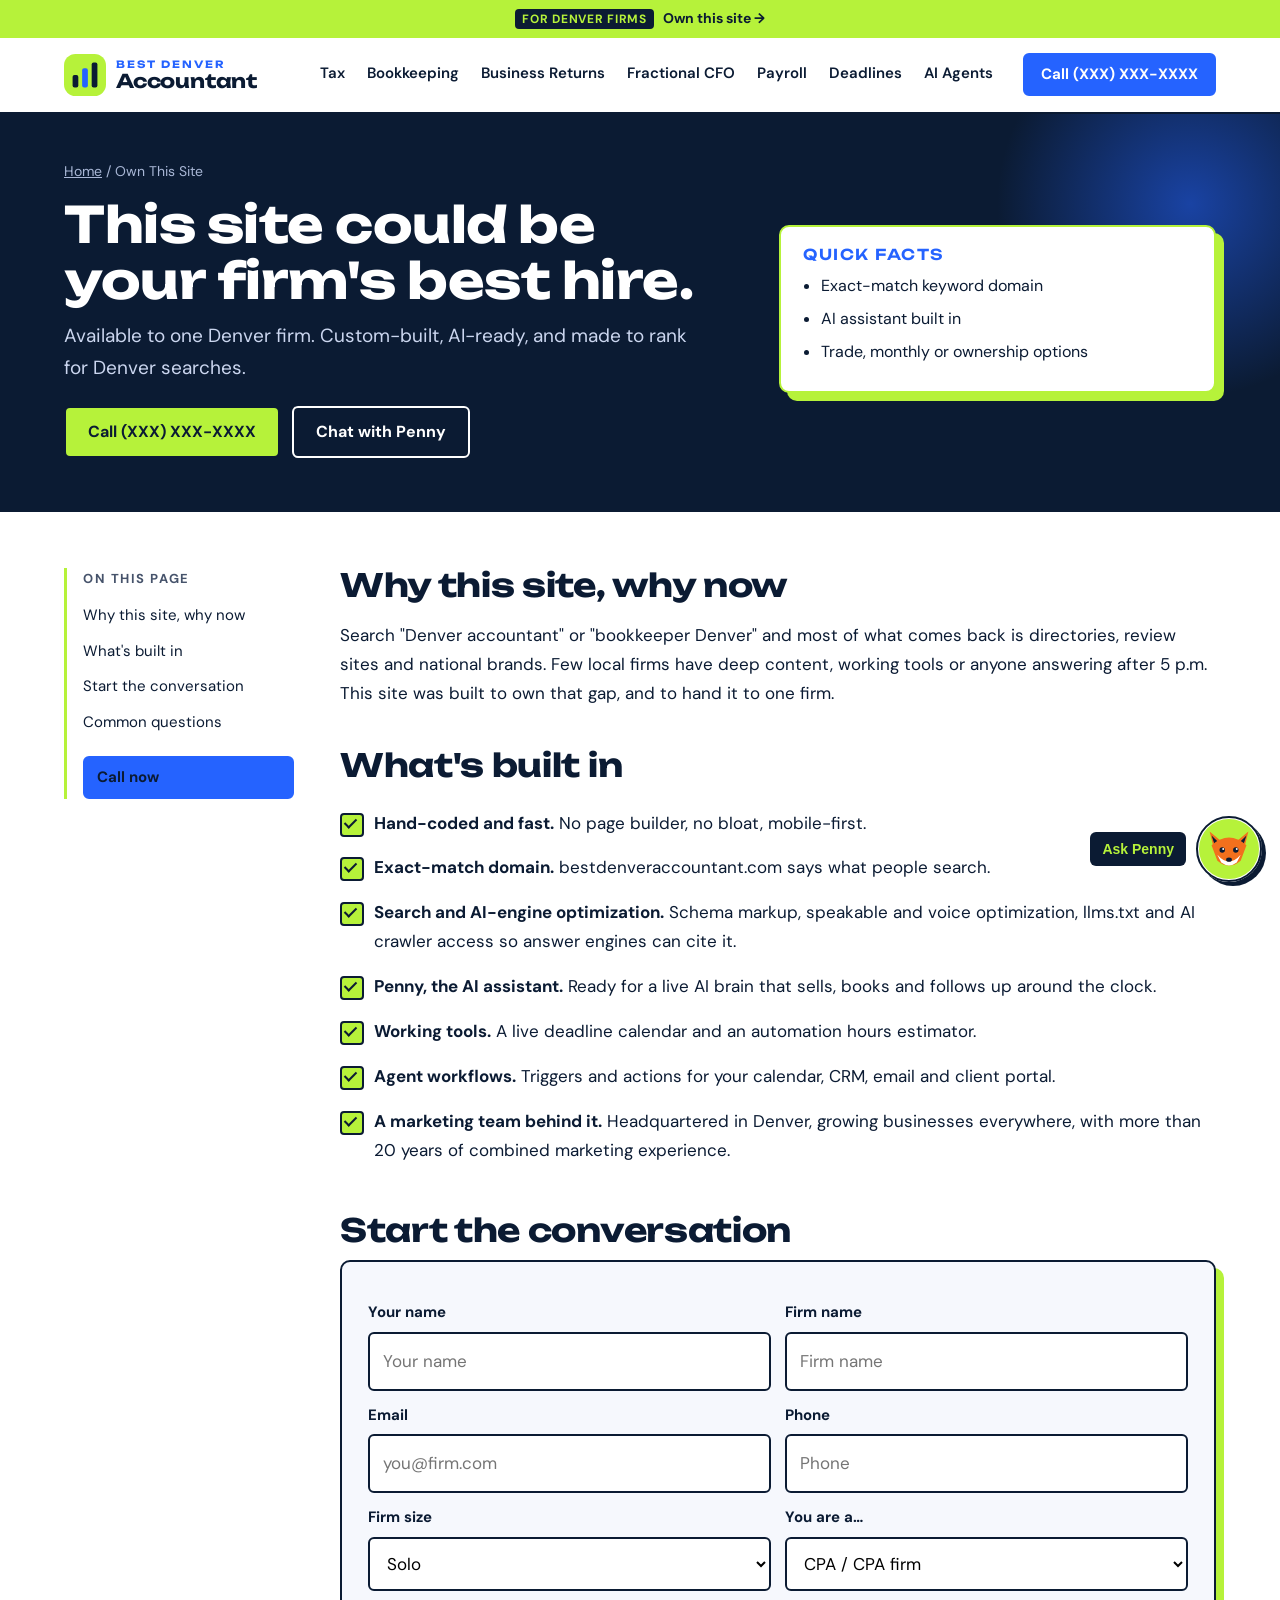
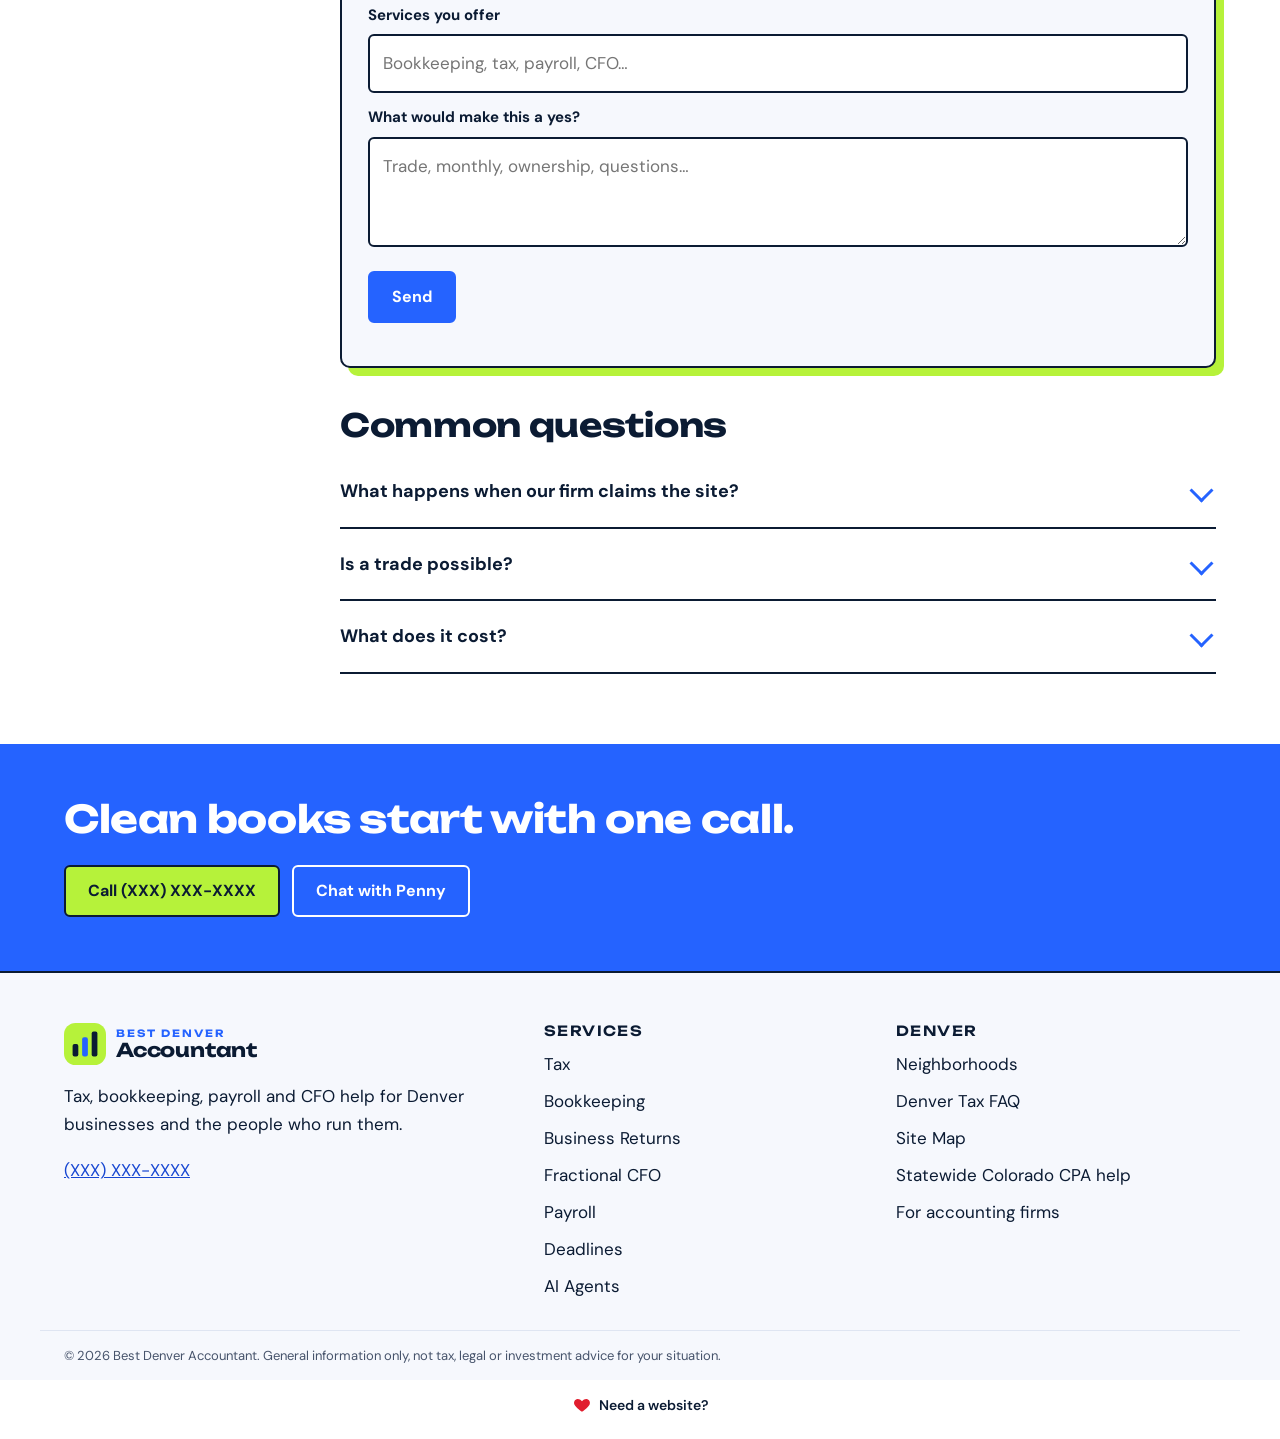
<file: own-this-site/index.html>
<!doctype html><html lang="en"><head><meta charset="utf-8"><script>document.documentElement.className+=' js'</script>
<meta name="viewport" content="width=device-width,initial-scale=1">
<title>Own This Site | For Denver Accounting, CPA &amp; Bookkeeping Firms</title><meta name="description" content="bestdenveraccountant.com is available to one Denver accounting firm: custom-coded, SEO, AIO and agent-ready, with an AI assistant and lead funnel built in."><link rel="canonical" href="https://www.bestdenveraccountant.com/own-this-site/">
<meta name="robots" content="index,follow,max-image-preview:large">
<meta property="og:type" content="website"><meta property="og:site_name" content="Best Denver Accountant"><meta property="og:title" content="Own This Site | For Denver Accounting, CPA &amp; Bookkeeping Firms"><meta property="og:description" content="bestdenveraccountant.com is available to one Denver accounting firm: custom-coded, SEO, AIO and agent-ready, with an AI assistant and lead funnel built in."><meta property="og:url" content="https://www.bestdenveraccountant.com/own-this-site/"><meta property="og:image" content="https://www.bestdenveraccountant.com/assets/og.png"><meta name="twitter:card" content="summary_large_image">
<meta name="theme-color" content="#B6F23A">
<link rel="icon" href="/favicon.svg" type="image/svg+xml"><link rel="icon" href="/favicon-32.png" sizes="32x32"><link rel="apple-touch-icon" href="/apple-touch-icon.png">
<link rel="preconnect" href="https://fonts.googleapis.com"><link rel="preconnect" href="https://fonts.gstatic.com" crossorigin>
<link href="https://fonts.googleapis.com/css2?family=Unbounded:wght@600;700&family=DM+Sans:opsz,wght@9..40,400;9..40,600;9..40,700&display=swap" rel="stylesheet">
<link rel="stylesheet" href="/assets/style.css"><script type="application/ld+json">{"@context": "https://schema.org", "@graph": [{"@type": "AccountingService", "@id": "https://www.bestdenveraccountant.com/#org", "name": "Best Denver Accountant", "url": "https://www.bestdenveraccountant.com/", "logo": "https://www.bestdenveraccountant.com/assets/icon-512.png", "image": "https://www.bestdenveraccountant.com/assets/og.png", "areaServed": {"@type": "City", "name": "Denver", "containedInPlace": {"@type": "State", "name": "Colorado"}}, "description": "Denver accountant for bookkeeping, tax preparation, payroll and fractional CFO services for local businesses and individuals.", "knowsAbout": ["Denver occupational privilege tax", "Bookkeeping", "Business tax preparation", "Fractional CFO", "Payroll"]}, {"@type": "WebSite", "@id": "https://www.bestdenveraccountant.com/#site", "url": "https://www.bestdenveraccountant.com/", "name": "Best Denver Accountant", "publisher": {"@id": "https://www.bestdenveraccountant.com/#org"}, "inLanguage": "en-US"}, {"@type": "WebPage", "@id": "https://www.bestdenveraccountant.com/own-this-site/#page", "url": "https://www.bestdenveraccountant.com/own-this-site/", "name": "Own This Site | For Denver Accounting, CPA & Bookkeeping Firms", "description": "bestdenveraccountant.com is available to one Denver accounting firm: custom-coded, SEO, AIO and agent-ready, with an AI assistant and lead funnel built in.", "isPartOf": {"@id": "https://www.bestdenveraccountant.com/#site"}, "about": {"@id": "https://www.bestdenveraccountant.com/#org"}, "dateModified": "2026-11-05", "inLanguage": "en-US", "speakable": {"@type": "SpeakableSpecification", "cssSelector": ["h1", ".lede"]}, "breadcrumb": {"@id": "https://www.bestdenveraccountant.com/own-this-site/#crumbs"}}, {"@type": "BreadcrumbList", "@id": "https://www.bestdenveraccountant.com/own-this-site/#crumbs", "itemListElement": [{"@type": "ListItem", "position": 1, "name": "Home", "item": "https://www.bestdenveraccountant.com/"}, {"@type": "ListItem", "position": 2, "name": "Own This Site", "item": "https://www.bestdenveraccountant.com/own-this-site/"}]}, {"@type": "FAQPage", "@id": "https://www.bestdenveraccountant.com/own-this-site/#faq", "mainEntity": [{"@type": "Question", "name": "What happens when our firm claims the site?", "acceptedAnswer": {"@type": "Answer", "text": "It's rebranded to your firm: your name, phone, team, services and photos. Penny gets retrained on your firm's details, and the booking funnel connects to your calendar."}}, {"@type": "Question", "name": "Is a trade possible?", "acceptedAnswer": {"@type": "Answer", "text": "Absolutely. Your firm's accounting, tax or bookkeeping work can cover the site and the marketing behind it. List what you offer below."}}, {"@type": "Question", "name": "What does it cost?", "acceptedAnswer": {"@type": "Answer", "text": "Options range from a monthly plan to a rent-to-own path to full ownership as part of a trade. A quick call sorts out which fits."}}]}]}</script></head><body><a class="own-ribbon" href="/own-this-site/"><span>For Denver firms</span> Own this site →</a>
<header class="hd"><div class="box hd-in">
 <a class="logo" href="/" aria-label="Best Denver Accountant home"><svg class="mk" viewBox="0 0 44 44" aria-hidden="true"><rect width="44" height="44" rx="12" fill="#B6F23A"/><rect x="9" y="22" width="6" height="13" rx="2" fill="#0B1B33"/><rect x="19" y="15" width="6" height="20" rx="2" fill="#2563FF"/><rect x="29" y="9" width="6" height="26" rx="2" fill="#0B1B33"/></svg><span><small>BEST DENVER</small>Accountant</span></a>
 <nav class="nv" id="mainnav" aria-label="Main"><a href="/denver-tax-accountant/">Tax</a><a href="/bookkeeper-denver/">Bookkeeping</a><a href="/business-tax-preparation/">Business Returns</a><a href="/fractional-cfo-denver/">Fractional CFO</a><a href="/payroll-services-denver/">Payroll</a><a href="/tax-deadline-calendar/">Deadlines</a><a href="/ai-agents-for-accountants/">AI Agents</a><a class="nv-own" href="/own-this-site/">Own this site</a></nav>
 <a class="b b-blue hd-call" href="tel:+1XXXXXXXXXX">Call (XXX) XXX-XXXX</a>
 <button class="menu-btn" aria-label="Open menu" aria-expanded="false" aria-controls="mainnav"><span></span><span></span></button>
</div></header><main><section class="ph"><div class="box ph-in"><div><nav class="bc" aria-label="Breadcrumb"><a href="/">Home</a> / Own This Site</nav>
<h1>This site could be your firm's best hire.</h1><p class="lede">Available to one Denver firm. Custom-built, AI-ready, and made to rank for Denver searches.</p><div class="hx-ctas" style="justify-content:flex-start"><a class="b b-lime" href="tel:+1XXXXXXXXXX">Call (XXX) XXX-XXXX</a><button class="b b-line-w" data-open-bot>Chat with Penny</button></div></div>
<div class="facts"><h3>Quick facts</h3><ul><li>Exact-match keyword domain</li><li>AI assistant built in</li><li>Trade, monthly or ownership options</li></ul></div></div></section>
<div class="box doc"><aside class="toc"><b>On this page</b><div class="toc-links"></div><a class="b b-blue" href="tel:+1XXXXXXXXXX">Call now</a></aside>
<article>
<h2>Why this site, why now</h2>
<p>Search "Denver accountant" or "bookkeeper Denver" and most of what comes back is directories, review sites and national brands. Few local firms have deep content, working tools or anyone answering after 5 p.m. This site was built to own that gap, and to hand it to one firm.</p>
<h2>What's built in</h2>
<ul class="chk">
<li><b>Hand-coded and fast.</b> No page builder, no bloat, mobile-first.</li>
<li><b>Exact-match domain.</b> bestdenveraccountant.com says what people search.</li>
<li><b>Search and AI-engine optimization.</b> Schema markup, speakable and voice optimization, llms.txt and AI crawler access so answer engines can cite it.</li>
<li><b>Penny, the AI assistant.</b> Ready for a live AI brain that sells, books and follows up around the clock.</li>
<li><b>Working tools.</b> A live deadline calendar and an automation hours estimator.</li>
<li><b>Agent workflows.</b> Triggers and actions for your calendar, CRM, email and client portal.</li>
<li><b>A marketing team behind it.</b> Headquartered in Denver, growing businesses everywhere, with more than 20 years of combined marketing experience.</li>
</ul>
<h2>Start the conversation</h2>
<form class="frm" data-claim data-a="aW5mbw==" data-b="ZXlldG9hZC5jb20=" novalidate>
 <div class="hp" aria-hidden="true"><label>Leave blank<input name="_honey" tabindex="-1" autocomplete="off"></label></div>
 <div class="two"><div><label for="n">Your name</label><input id="n" name="name" required autocomplete="name" placeholder="Your name"></div><div><label for="f">Firm name</label><input id="f" name="firm" required autocomplete="organization" placeholder="Firm name"></div></div>
 <div class="two"><div><label for="e">Email</label><input id="e" type="email" name="email" required autocomplete="email" placeholder="you@firm.com"></div><div><label for="t">Phone</label><input id="t" type="tel" name="phone" autocomplete="tel" placeholder="Phone"></div></div>
 <div class="two"><div><label for="sz">Firm size</label><select id="sz" name="size"><option>Solo</option><option>2–5 people</option><option>6–20 people</option><option>20+</option></select></div>
 <div><label for="rl">You are a…</label><select id="rl" name="role"><option>CPA / CPA firm</option><option>Enrolled agent</option><option>Bookkeeper</option><option>Fractional CFO</option><option>Other</option></select></div></div>
 <label for="sv">Services you offer</label><input id="sv" name="services" placeholder="Bookkeeping, tax, payroll, CFO…">
 <label for="m">What would make this a yes?</label><textarea id="m" name="message" placeholder="Trade, monthly, ownership, questions…"></textarea>
 <button class="b b-blue" type="submit" style="margin-top:16px">Send</button>
 <p class="form-status" aria-live="polite"></p>
</form>
<h2>Common questions</h2><div class="qa"><details><summary>What happens when our firm claims the site?</summary><p>It's rebranded to your firm: your name, phone, team, services and photos. Penny gets retrained on your firm's details, and the booking funnel connects to your calendar.</p></details><details><summary>Is a trade possible?</summary><p>Absolutely. Your firm's accounting, tax or bookkeeping work can cover the site and the marketing behind it. List what you offer below.</p></details><details><summary>What does it cost?</summary><p>Options range from a monthly plan to a rent-to-own path to full ownership as part of a trade. A quick call sorts out which fits.</p></details></div></article></div></main><section class="closer"><div class="box closer-in">
 <h2>Clean books start with one call.</h2>
 <div class="closer-b"><a class="b b-lime" href="tel:+1XXXXXXXXXX">Call (XXX) XXX-XXXX</a><button class="b b-line-w" data-open-bot>Chat with Penny</button></div>
</div></section>
<footer class="ft"><div class="box ft-grid">
 <div><a class="logo" href="/"><svg class="mk" viewBox="0 0 44 44" aria-hidden="true"><rect width="44" height="44" rx="12" fill="#B6F23A"/><rect x="9" y="22" width="6" height="13" rx="2" fill="#0B1B33"/><rect x="19" y="15" width="6" height="20" rx="2" fill="#2563FF"/><rect x="29" y="9" width="6" height="26" rx="2" fill="#0B1B33"/></svg><span><small>BEST DENVER</small>Accountant</span></a><p>Tax, bookkeeping, payroll and CFO help for Denver businesses and the people who run them.</p><p><a href="tel:+1XXXXXXXXXX">(XXX) XXX-XXXX</a></p></div>
 <div class="ft-links"><h3>Services</h3><a href="/denver-tax-accountant/">Tax</a><a href="/bookkeeper-denver/">Bookkeeping</a><a href="/business-tax-preparation/">Business Returns</a><a href="/fractional-cfo-denver/">Fractional CFO</a><a href="/payroll-services-denver/">Payroll</a><a href="/tax-deadline-calendar/">Deadlines</a><a href="/ai-agents-for-accountants/">AI Agents</a></div>
 <div class="ft-links"><h3>Denver</h3><a href="/denver-neighborhoods/">Neighborhoods</a><a href="/faq/">Denver Tax FAQ</a><a href="/sitemap/">Site Map</a><a href="https://www.bestcpacolorado.com/" rel="nofollow">Statewide Colorado CPA help</a><a href="/own-this-site/">For accounting firms</a></div>
</div><p class="box legal">© 2026 Best Denver Accountant. General information only, not tax, legal or investment advice for your situation.</p></footer>
<div class="mbar"><a href="tel:+1XXXXXXXXXX">📞 Call</a><button data-open-bot>🦊 Chat</button></div>
<div class="sig-heart"><svg viewBox="0 0 24 24" aria-hidden="true"><path fill="#e11d2e" d="M12 21s-7.5-4.6-10-9.3C.4 8.4 2.3 4.5 6 4.1c2.2-.2 4 .9 6 3 2-2.1 3.8-3.2 6-3 3.7.4 5.6 4.3 4 7.6C19.5 16.4 12 21 12 21z"/></svg><a href="https://eyetoad.com/" rel="nofollow">Need a website?</a></div><script src="/assets/app.js" defer></script><script src="/assets/penny.js" defer></script><script src="/assets/form.js" defer></script></body></html>
</file>
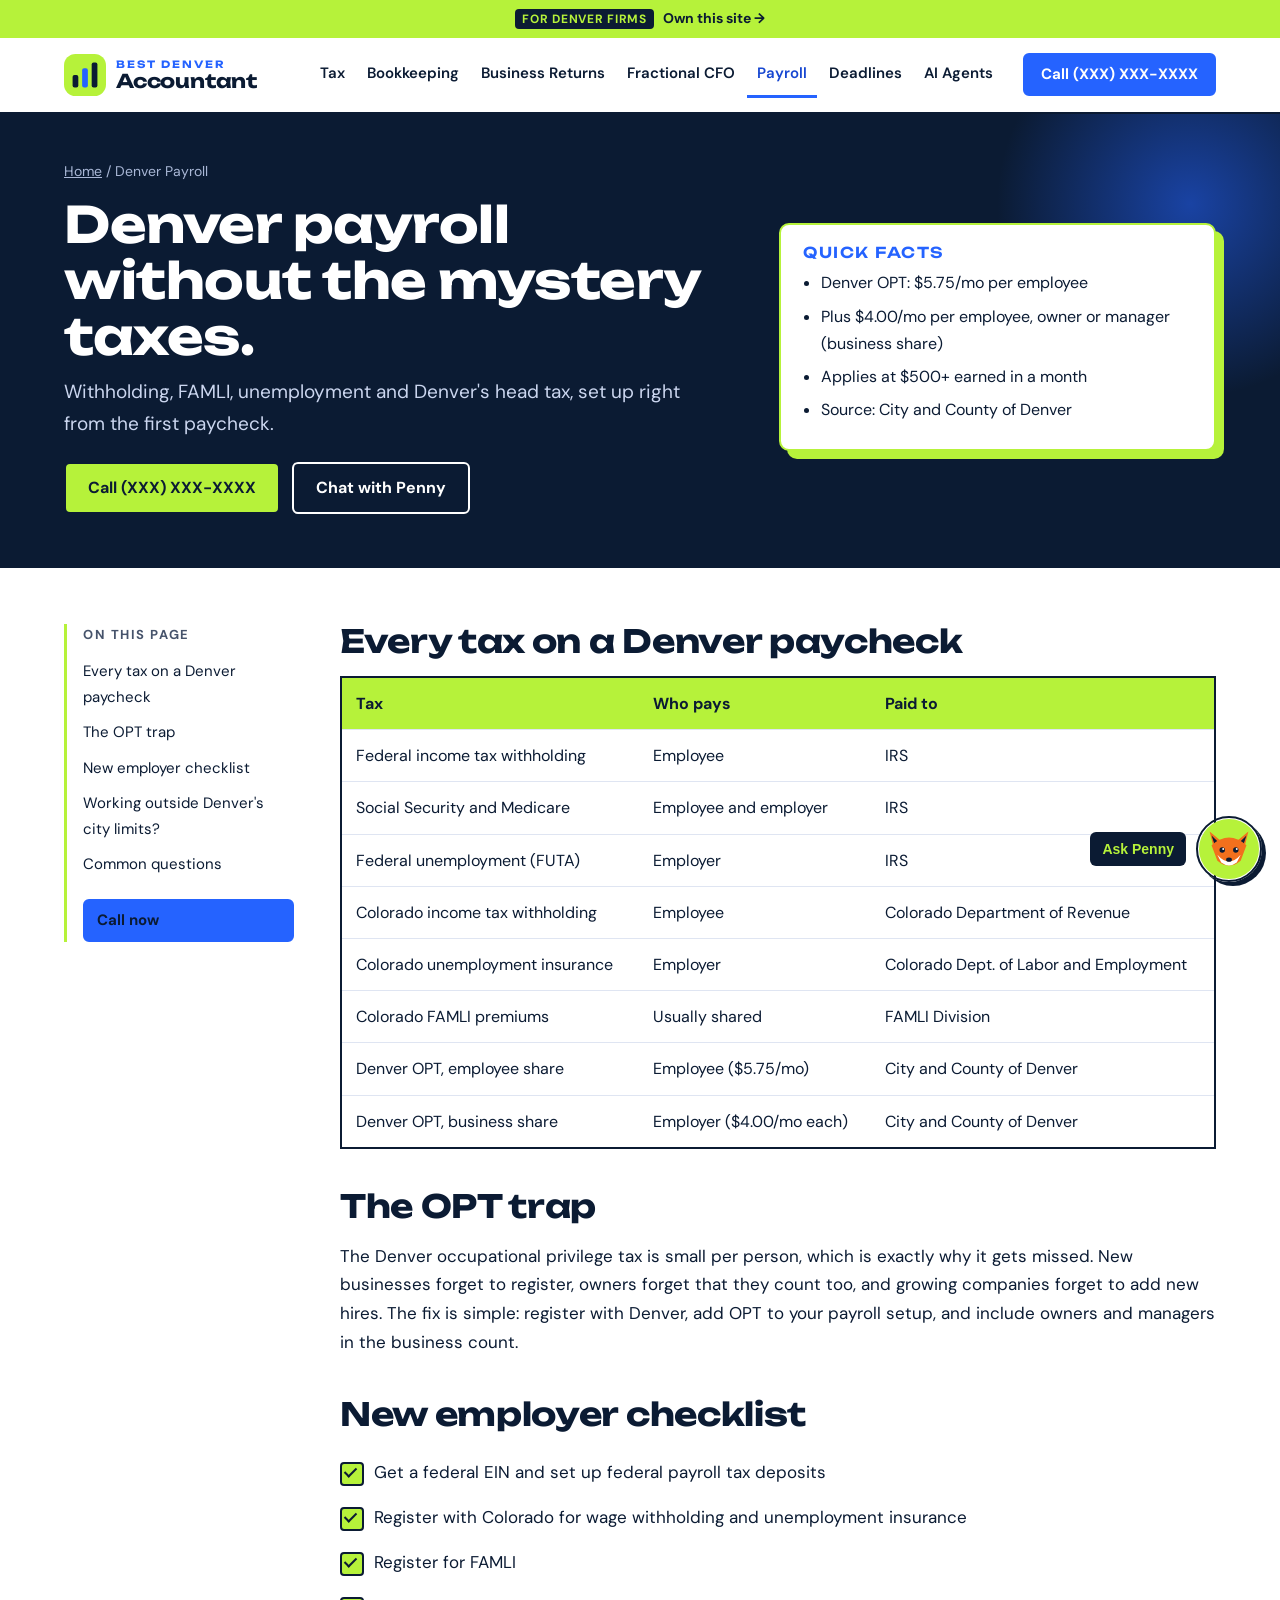
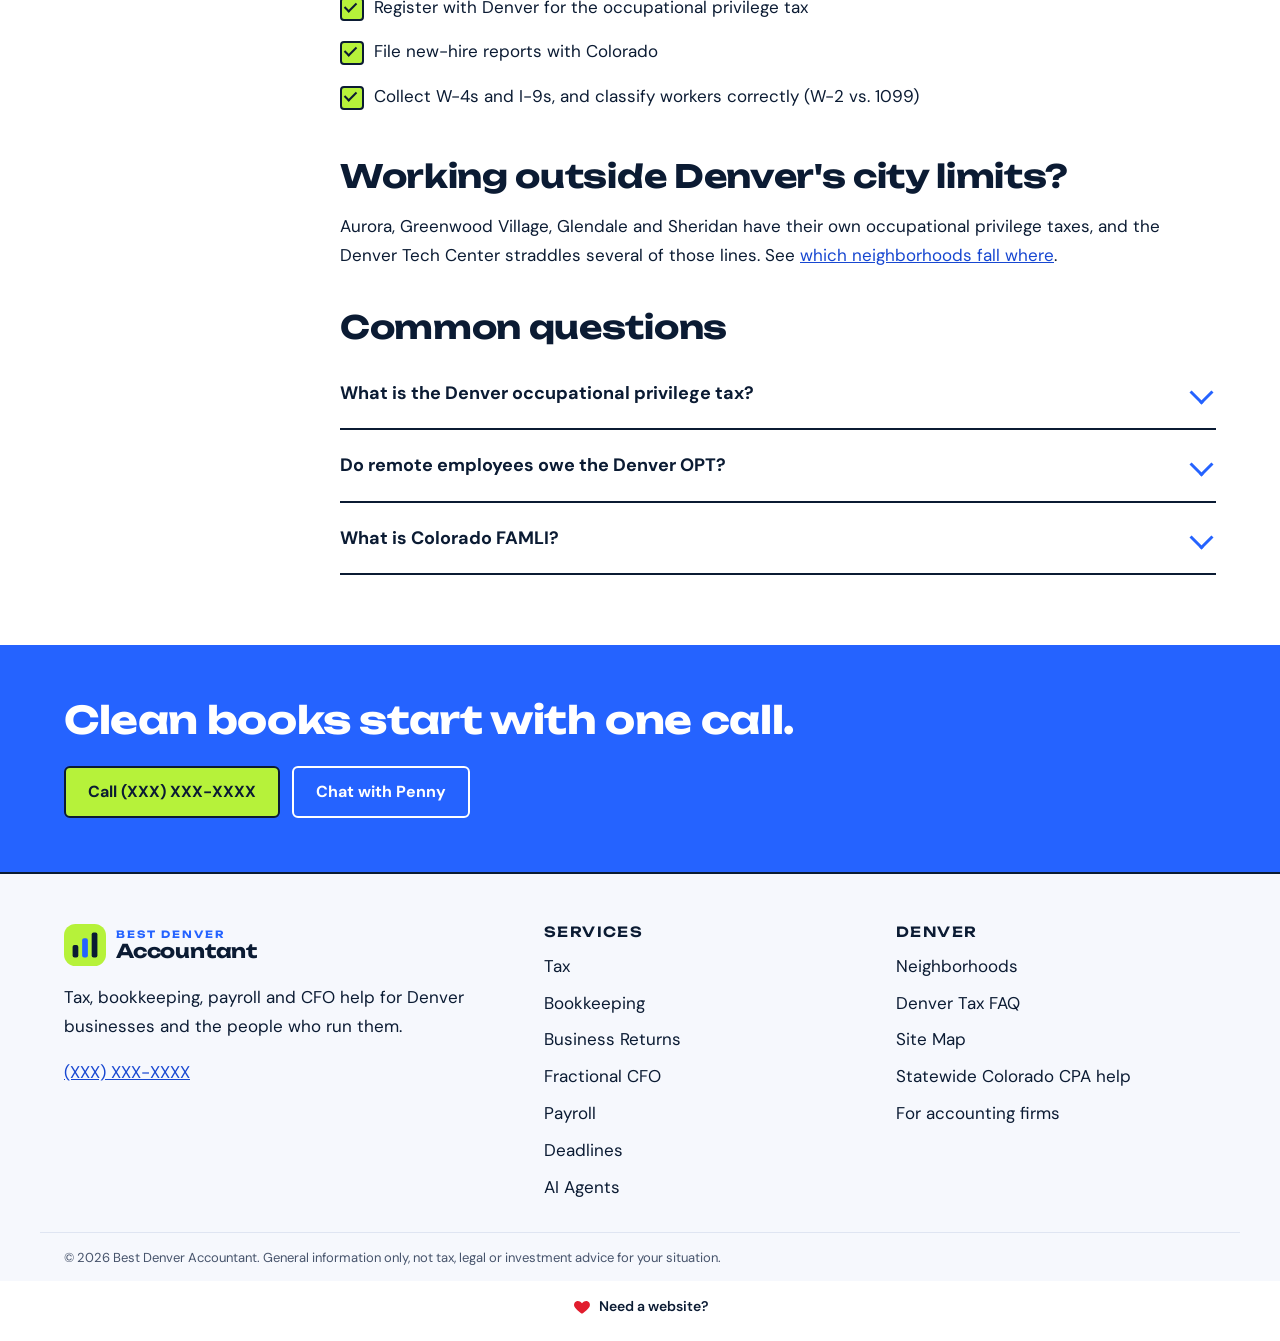
<file: payroll-services-denver/index.html>
<!doctype html><html lang="en"><head><meta charset="utf-8"><script>document.documentElement.className+=' js'</script>
<meta name="viewport" content="width=device-width,initial-scale=1">
<title>Payroll Services Denver | OPT, FAMLI &amp; Colorado Withholding Done Right</title><meta name="description" content="Payroll services for Denver businesses: Colorado withholding, FAMLI premiums, unemployment insurance and Denver&#x27;s occupational privilege tax, handled correctly."><link rel="canonical" href="https://www.bestdenveraccountant.com/payroll-services-denver/">
<meta name="robots" content="index,follow,max-image-preview:large">
<meta property="og:type" content="website"><meta property="og:site_name" content="Best Denver Accountant"><meta property="og:title" content="Payroll Services Denver | OPT, FAMLI &amp; Colorado Withholding Done Right"><meta property="og:description" content="Payroll services for Denver businesses: Colorado withholding, FAMLI premiums, unemployment insurance and Denver&#x27;s occupational privilege tax, handled correctly."><meta property="og:url" content="https://www.bestdenveraccountant.com/payroll-services-denver/"><meta property="og:image" content="https://www.bestdenveraccountant.com/assets/og.png"><meta name="twitter:card" content="summary_large_image">
<meta name="theme-color" content="#B6F23A">
<link rel="icon" href="/favicon.svg" type="image/svg+xml"><link rel="icon" href="/favicon-32.png" sizes="32x32"><link rel="apple-touch-icon" href="/apple-touch-icon.png">
<link rel="preconnect" href="https://fonts.googleapis.com"><link rel="preconnect" href="https://fonts.gstatic.com" crossorigin>
<link href="https://fonts.googleapis.com/css2?family=Unbounded:wght@600;700&family=DM+Sans:opsz,wght@9..40,400;9..40,600;9..40,700&display=swap" rel="stylesheet">
<link rel="stylesheet" href="/assets/style.css"><script type="application/ld+json">{"@context": "https://schema.org", "@graph": [{"@type": "AccountingService", "@id": "https://www.bestdenveraccountant.com/#org", "name": "Best Denver Accountant", "url": "https://www.bestdenveraccountant.com/", "logo": "https://www.bestdenveraccountant.com/assets/icon-512.png", "image": "https://www.bestdenveraccountant.com/assets/og.png", "areaServed": {"@type": "City", "name": "Denver", "containedInPlace": {"@type": "State", "name": "Colorado"}}, "description": "Denver accountant for bookkeeping, tax preparation, payroll and fractional CFO services for local businesses and individuals.", "knowsAbout": ["Denver occupational privilege tax", "Bookkeeping", "Business tax preparation", "Fractional CFO", "Payroll"]}, {"@type": "WebSite", "@id": "https://www.bestdenveraccountant.com/#site", "url": "https://www.bestdenveraccountant.com/", "name": "Best Denver Accountant", "publisher": {"@id": "https://www.bestdenveraccountant.com/#org"}, "inLanguage": "en-US"}, {"@type": "WebPage", "@id": "https://www.bestdenveraccountant.com/payroll-services-denver/#page", "url": "https://www.bestdenveraccountant.com/payroll-services-denver/", "name": "Payroll Services Denver | OPT, FAMLI & Colorado Withholding Done Right", "description": "Payroll services for Denver businesses: Colorado withholding, FAMLI premiums, unemployment insurance and Denver's occupational privilege tax, handled correctly.", "isPartOf": {"@id": "https://www.bestdenveraccountant.com/#site"}, "about": {"@id": "https://www.bestdenveraccountant.com/#org"}, "dateModified": "2026-11-05", "inLanguage": "en-US", "speakable": {"@type": "SpeakableSpecification", "cssSelector": ["h1", ".lede"]}, "breadcrumb": {"@id": "https://www.bestdenveraccountant.com/payroll-services-denver/#crumbs"}}, {"@type": "BreadcrumbList", "@id": "https://www.bestdenveraccountant.com/payroll-services-denver/#crumbs", "itemListElement": [{"@type": "ListItem", "position": 1, "name": "Home", "item": "https://www.bestdenveraccountant.com/"}, {"@type": "ListItem", "position": 2, "name": "Denver Payroll", "item": "https://www.bestdenveraccountant.com/payroll-services-denver/"}]}, {"@type": "FAQPage", "@id": "https://www.bestdenveraccountant.com/payroll-services-denver/#faq", "mainEntity": [{"@type": "Question", "name": "What is the Denver occupational privilege tax?", "acceptedAnswer": {"@type": "Answer", "text": "A flat monthly tax for working in Denver: $5.75 per month withheld from employees who earn at least $500 from one employer in a month, plus $4.00 per month paid by the business for each taxable employee and each owner, partner or manager working in Denver."}}, {"@type": "Question", "name": "Do remote employees owe the Denver OPT?", "acceptedAnswer": {"@type": "Answer", "text": "It depends on where the work is actually performed. Employees who don't perform work within Denver generally aren't subject to it. Review each worker's situation with your accountant."}}, {"@type": "Question", "name": "What is Colorado FAMLI?", "acceptedAnswer": {"@type": "Answer", "text": "Colorado's paid family and medical leave program. Employers register, and premiums based on wages are generally shared between employer and employee."}}]}]}</script></head><body><a class="own-ribbon" href="/own-this-site/"><span>For Denver firms</span> Own this site →</a>
<header class="hd"><div class="box hd-in">
 <a class="logo" href="/" aria-label="Best Denver Accountant home"><svg class="mk" viewBox="0 0 44 44" aria-hidden="true"><rect width="44" height="44" rx="12" fill="#B6F23A"/><rect x="9" y="22" width="6" height="13" rx="2" fill="#0B1B33"/><rect x="19" y="15" width="6" height="20" rx="2" fill="#2563FF"/><rect x="29" y="9" width="6" height="26" rx="2" fill="#0B1B33"/></svg><span><small>BEST DENVER</small>Accountant</span></a>
 <nav class="nv" id="mainnav" aria-label="Main"><a href="/denver-tax-accountant/">Tax</a><a href="/bookkeeper-denver/">Bookkeeping</a><a href="/business-tax-preparation/">Business Returns</a><a href="/fractional-cfo-denver/">Fractional CFO</a><a href="/payroll-services-denver/" aria-current="page">Payroll</a><a href="/tax-deadline-calendar/">Deadlines</a><a href="/ai-agents-for-accountants/">AI Agents</a><a class="nv-own" href="/own-this-site/">Own this site</a></nav>
 <a class="b b-blue hd-call" href="tel:+1XXXXXXXXXX">Call (XXX) XXX-XXXX</a>
 <button class="menu-btn" aria-label="Open menu" aria-expanded="false" aria-controls="mainnav"><span></span><span></span></button>
</div></header><main><section class="ph"><div class="box ph-in"><div><nav class="bc" aria-label="Breadcrumb"><a href="/">Home</a> / Denver Payroll</nav>
<h1>Denver payroll without the mystery taxes.</h1><p class="lede">Withholding, FAMLI, unemployment and Denver's head tax, set up right from the first paycheck.</p><div class="hx-ctas" style="justify-content:flex-start"><a class="b b-lime" href="tel:+1XXXXXXXXXX">Call (XXX) XXX-XXXX</a><button class="b b-line-w" data-open-bot>Chat with Penny</button></div></div>
<div class="facts"><h3>Quick facts</h3><ul><li>Denver OPT: $5.75/mo per employee</li><li>Plus $4.00/mo per employee, owner or manager (business share)</li><li>Applies at $500+ earned in a month</li><li>Source: City and County of Denver</li></ul></div></div></section>
<div class="box doc"><aside class="toc"><b>On this page</b><div class="toc-links"></div><a class="b b-blue" href="tel:+1XXXXXXXXXX">Call now</a></aside>
<article>
<h2>Every tax on a Denver paycheck</h2>
<table class="tbl"><tr><th>Tax</th><th>Who pays</th><th>Paid to</th></tr>
<tr><td>Federal income tax withholding</td><td>Employee</td><td>IRS</td></tr>
<tr><td>Social Security and Medicare</td><td>Employee and employer</td><td>IRS</td></tr>
<tr><td>Federal unemployment (FUTA)</td><td>Employer</td><td>IRS</td></tr>
<tr><td>Colorado income tax withholding</td><td>Employee</td><td>Colorado Department of Revenue</td></tr>
<tr><td>Colorado unemployment insurance</td><td>Employer</td><td>Colorado Dept. of Labor and Employment</td></tr>
<tr><td>Colorado FAMLI premiums</td><td>Usually shared</td><td>FAMLI Division</td></tr>
<tr><td>Denver OPT, employee share</td><td>Employee ($5.75/mo)</td><td>City and County of Denver</td></tr>
<tr><td>Denver OPT, business share</td><td>Employer ($4.00/mo each)</td><td>City and County of Denver</td></tr>
</table>
<h2>The OPT trap</h2>
<p>The Denver occupational privilege tax is small per person, which is exactly why it gets missed. New businesses forget to register, owners forget that they count too, and growing companies forget to add new hires. The fix is simple: register with Denver, add OPT to your payroll setup, and include owners and managers in the business count.</p>
<h2>New employer checklist</h2>
<ul class="chk"><li>Get a federal EIN and set up federal payroll tax deposits</li><li>Register with Colorado for wage withholding and unemployment insurance</li><li>Register for FAMLI</li><li>Register with Denver for the occupational privilege tax</li><li>File new-hire reports with Colorado</li><li>Collect W-4s and I-9s, and classify workers correctly (W-2 vs. 1099)</li></ul>
<h2>Working outside Denver's city limits?</h2>
<p>Aurora, Greenwood Village, Glendale and Sheridan have their own occupational privilege taxes, and the Denver Tech Center straddles several of those lines. See <a href="/denver-neighborhoods/">which neighborhoods fall where</a>.</p>
<h2>Common questions</h2><div class="qa"><details><summary>What is the Denver occupational privilege tax?</summary><p>A flat monthly tax for working in Denver: $5.75 per month withheld from employees who earn at least $500 from one employer in a month, plus $4.00 per month paid by the business for each taxable employee and each owner, partner or manager working in Denver.</p></details><details><summary>Do remote employees owe the Denver OPT?</summary><p>It depends on where the work is actually performed. Employees who don't perform work within Denver generally aren't subject to it. Review each worker's situation with your accountant.</p></details><details><summary>What is Colorado FAMLI?</summary><p>Colorado's paid family and medical leave program. Employers register, and premiums based on wages are generally shared between employer and employee.</p></details></div></article></div></main><section class="closer"><div class="box closer-in">
 <h2>Clean books start with one call.</h2>
 <div class="closer-b"><a class="b b-lime" href="tel:+1XXXXXXXXXX">Call (XXX) XXX-XXXX</a><button class="b b-line-w" data-open-bot>Chat with Penny</button></div>
</div></section>
<footer class="ft"><div class="box ft-grid">
 <div><a class="logo" href="/"><svg class="mk" viewBox="0 0 44 44" aria-hidden="true"><rect width="44" height="44" rx="12" fill="#B6F23A"/><rect x="9" y="22" width="6" height="13" rx="2" fill="#0B1B33"/><rect x="19" y="15" width="6" height="20" rx="2" fill="#2563FF"/><rect x="29" y="9" width="6" height="26" rx="2" fill="#0B1B33"/></svg><span><small>BEST DENVER</small>Accountant</span></a><p>Tax, bookkeeping, payroll and CFO help for Denver businesses and the people who run them.</p><p><a href="tel:+1XXXXXXXXXX">(XXX) XXX-XXXX</a></p></div>
 <div class="ft-links"><h3>Services</h3><a href="/denver-tax-accountant/">Tax</a><a href="/bookkeeper-denver/">Bookkeeping</a><a href="/business-tax-preparation/">Business Returns</a><a href="/fractional-cfo-denver/">Fractional CFO</a><a href="/payroll-services-denver/">Payroll</a><a href="/tax-deadline-calendar/">Deadlines</a><a href="/ai-agents-for-accountants/">AI Agents</a></div>
 <div class="ft-links"><h3>Denver</h3><a href="/denver-neighborhoods/">Neighborhoods</a><a href="/faq/">Denver Tax FAQ</a><a href="/sitemap/">Site Map</a><a href="https://www.bestcpacolorado.com/" rel="nofollow">Statewide Colorado CPA help</a><a href="/own-this-site/">For accounting firms</a></div>
</div><p class="box legal">© 2026 Best Denver Accountant. General information only, not tax, legal or investment advice for your situation.</p></footer>
<div class="mbar"><a href="tel:+1XXXXXXXXXX">📞 Call</a><button data-open-bot>🦊 Chat</button></div>
<div class="sig-heart"><svg viewBox="0 0 24 24" aria-hidden="true"><path fill="#e11d2e" d="M12 21s-7.5-4.6-10-9.3C.4 8.4 2.3 4.5 6 4.1c2.2-.2 4 .9 6 3 2-2.1 3.8-3.2 6-3 3.7.4 5.6 4.3 4 7.6C19.5 16.4 12 21 12 21z"/></svg><a href="https://eyetoad.com/" rel="nofollow">Need a website?</a></div><script src="/assets/app.js" defer></script><script src="/assets/penny.js" defer></script></body></html>
</file>
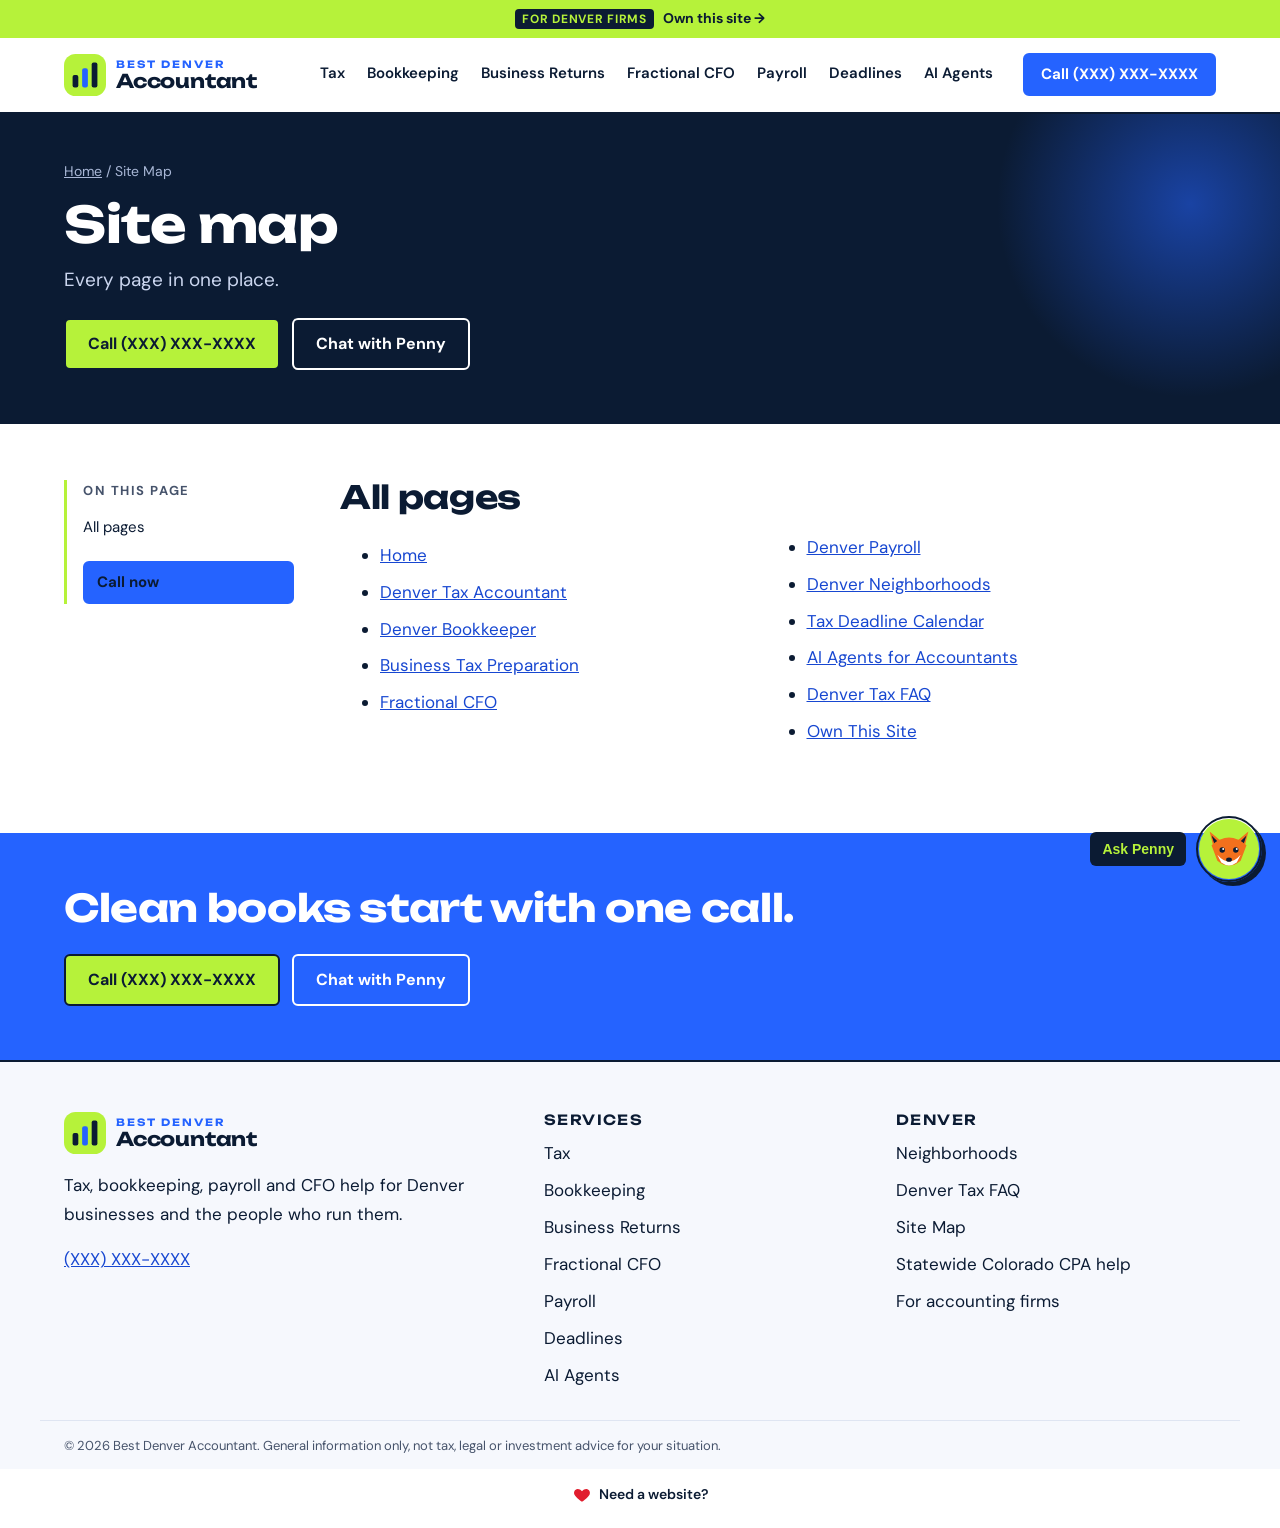
<file: sitemap/index.html>
<!doctype html><html lang="en"><head><meta charset="utf-8"><script>document.documentElement.className+=' js'</script>
<meta name="viewport" content="width=device-width,initial-scale=1">
<title>Site Map | Best Denver Accountant</title><meta name="description" content="All pages on Best Denver Accountant."><link rel="canonical" href="https://www.bestdenveraccountant.com/sitemap/">
<meta name="robots" content="index,follow,max-image-preview:large">
<meta property="og:type" content="website"><meta property="og:site_name" content="Best Denver Accountant"><meta property="og:title" content="Site Map | Best Denver Accountant"><meta property="og:description" content="All pages on Best Denver Accountant."><meta property="og:url" content="https://www.bestdenveraccountant.com/sitemap/"><meta property="og:image" content="https://www.bestdenveraccountant.com/assets/og.png"><meta name="twitter:card" content="summary_large_image">
<meta name="theme-color" content="#B6F23A">
<link rel="icon" href="/favicon.svg" type="image/svg+xml"><link rel="icon" href="/favicon-32.png" sizes="32x32"><link rel="apple-touch-icon" href="/apple-touch-icon.png">
<link rel="preconnect" href="https://fonts.googleapis.com"><link rel="preconnect" href="https://fonts.gstatic.com" crossorigin>
<link href="https://fonts.googleapis.com/css2?family=Unbounded:wght@600;700&family=DM+Sans:opsz,wght@9..40,400;9..40,600;9..40,700&display=swap" rel="stylesheet">
<link rel="stylesheet" href="/assets/style.css"><script type="application/ld+json">{"@context": "https://schema.org", "@graph": [{"@type": "AccountingService", "@id": "https://www.bestdenveraccountant.com/#org", "name": "Best Denver Accountant", "url": "https://www.bestdenveraccountant.com/", "logo": "https://www.bestdenveraccountant.com/assets/icon-512.png", "image": "https://www.bestdenveraccountant.com/assets/og.png", "areaServed": {"@type": "City", "name": "Denver", "containedInPlace": {"@type": "State", "name": "Colorado"}}, "description": "Denver accountant for bookkeeping, tax preparation, payroll and fractional CFO services for local businesses and individuals.", "knowsAbout": ["Denver occupational privilege tax", "Bookkeeping", "Business tax preparation", "Fractional CFO", "Payroll"]}, {"@type": "WebSite", "@id": "https://www.bestdenveraccountant.com/#site", "url": "https://www.bestdenveraccountant.com/", "name": "Best Denver Accountant", "publisher": {"@id": "https://www.bestdenveraccountant.com/#org"}, "inLanguage": "en-US"}, {"@type": "WebPage", "@id": "https://www.bestdenveraccountant.com/sitemap/#page", "url": "https://www.bestdenveraccountant.com/sitemap/", "name": "Site Map | Best Denver Accountant", "description": "All pages on Best Denver Accountant.", "isPartOf": {"@id": "https://www.bestdenveraccountant.com/#site"}, "about": {"@id": "https://www.bestdenveraccountant.com/#org"}, "dateModified": "2026-11-05", "inLanguage": "en-US", "speakable": {"@type": "SpeakableSpecification", "cssSelector": ["h1", ".lede"]}, "breadcrumb": {"@id": "https://www.bestdenveraccountant.com/sitemap/#crumbs"}}, {"@type": "BreadcrumbList", "@id": "https://www.bestdenveraccountant.com/sitemap/#crumbs", "itemListElement": [{"@type": "ListItem", "position": 1, "name": "Home", "item": "https://www.bestdenveraccountant.com/"}, {"@type": "ListItem", "position": 2, "name": "Site Map", "item": "https://www.bestdenveraccountant.com/sitemap/"}]}]}</script></head><body><a class="own-ribbon" href="/own-this-site/"><span>For Denver firms</span> Own this site →</a>
<header class="hd"><div class="box hd-in">
 <a class="logo" href="/" aria-label="Best Denver Accountant home"><svg class="mk" viewBox="0 0 44 44" aria-hidden="true"><rect width="44" height="44" rx="12" fill="#B6F23A"/><rect x="9" y="22" width="6" height="13" rx="2" fill="#0B1B33"/><rect x="19" y="15" width="6" height="20" rx="2" fill="#2563FF"/><rect x="29" y="9" width="6" height="26" rx="2" fill="#0B1B33"/></svg><span><small>BEST DENVER</small>Accountant</span></a>
 <nav class="nv" id="mainnav" aria-label="Main"><a href="/denver-tax-accountant/">Tax</a><a href="/bookkeeper-denver/">Bookkeeping</a><a href="/business-tax-preparation/">Business Returns</a><a href="/fractional-cfo-denver/">Fractional CFO</a><a href="/payroll-services-denver/">Payroll</a><a href="/tax-deadline-calendar/">Deadlines</a><a href="/ai-agents-for-accountants/">AI Agents</a><a class="nv-own" href="/own-this-site/">Own this site</a></nav>
 <a class="b b-blue hd-call" href="tel:+1XXXXXXXXXX">Call (XXX) XXX-XXXX</a>
 <button class="menu-btn" aria-label="Open menu" aria-expanded="false" aria-controls="mainnav"><span></span><span></span></button>
</div></header><main><section class="ph"><div class="box ph-in"><div><nav class="bc" aria-label="Breadcrumb"><a href="/">Home</a> / Site Map</nav>
<h1>Site map</h1><p class="lede">Every page in one place.</p><div class="hx-ctas" style="justify-content:flex-start"><a class="b b-lime" href="tel:+1XXXXXXXXXX">Call (XXX) XXX-XXXX</a><button class="b b-line-w" data-open-bot>Chat with Penny</button></div></div>
</div></section>
<div class="box doc"><aside class="toc"><b>On this page</b><div class="toc-links"></div><a class="b b-blue" href="tel:+1XXXXXXXXXX">Call now</a></aside>
<article><h2>All pages</h2><ul class="smap"><li><a href="/">Home</a></li><li><a href="/denver-tax-accountant/">Denver Tax Accountant</a></li><li><a href="/bookkeeper-denver/">Denver Bookkeeper</a></li><li><a href="/business-tax-preparation/">Business Tax Preparation</a></li><li><a href="/fractional-cfo-denver/">Fractional CFO</a></li><li><a href="/payroll-services-denver/">Denver Payroll</a></li><li><a href="/denver-neighborhoods/">Denver Neighborhoods</a></li><li><a href="/tax-deadline-calendar/">Tax Deadline Calendar</a></li><li><a href="/ai-agents-for-accountants/">AI Agents for Accountants</a></li><li><a href="/faq/">Denver Tax FAQ</a></li><li><a href="/own-this-site/">Own This Site</a></li></ul></article></div></main><section class="closer"><div class="box closer-in">
 <h2>Clean books start with one call.</h2>
 <div class="closer-b"><a class="b b-lime" href="tel:+1XXXXXXXXXX">Call (XXX) XXX-XXXX</a><button class="b b-line-w" data-open-bot>Chat with Penny</button></div>
</div></section>
<footer class="ft"><div class="box ft-grid">
 <div><a class="logo" href="/"><svg class="mk" viewBox="0 0 44 44" aria-hidden="true"><rect width="44" height="44" rx="12" fill="#B6F23A"/><rect x="9" y="22" width="6" height="13" rx="2" fill="#0B1B33"/><rect x="19" y="15" width="6" height="20" rx="2" fill="#2563FF"/><rect x="29" y="9" width="6" height="26" rx="2" fill="#0B1B33"/></svg><span><small>BEST DENVER</small>Accountant</span></a><p>Tax, bookkeeping, payroll and CFO help for Denver businesses and the people who run them.</p><p><a href="tel:+1XXXXXXXXXX">(XXX) XXX-XXXX</a></p></div>
 <div class="ft-links"><h3>Services</h3><a href="/denver-tax-accountant/">Tax</a><a href="/bookkeeper-denver/">Bookkeeping</a><a href="/business-tax-preparation/">Business Returns</a><a href="/fractional-cfo-denver/">Fractional CFO</a><a href="/payroll-services-denver/">Payroll</a><a href="/tax-deadline-calendar/">Deadlines</a><a href="/ai-agents-for-accountants/">AI Agents</a></div>
 <div class="ft-links"><h3>Denver</h3><a href="/denver-neighborhoods/">Neighborhoods</a><a href="/faq/">Denver Tax FAQ</a><a href="/sitemap/">Site Map</a><a href="https://www.bestcpacolorado.com/" rel="nofollow">Statewide Colorado CPA help</a><a href="/own-this-site/">For accounting firms</a></div>
</div><p class="box legal">© 2026 Best Denver Accountant. General information only, not tax, legal or investment advice for your situation.</p></footer>
<div class="mbar"><a href="tel:+1XXXXXXXXXX">📞 Call</a><button data-open-bot>🦊 Chat</button></div>
<div class="sig-heart"><svg viewBox="0 0 24 24" aria-hidden="true"><path fill="#e11d2e" d="M12 21s-7.5-4.6-10-9.3C.4 8.4 2.3 4.5 6 4.1c2.2-.2 4 .9 6 3 2-2.1 3.8-3.2 6-3 3.7.4 5.6 4.3 4 7.6C19.5 16.4 12 21 12 21z"/></svg><a href="https://eyetoad.com/" rel="nofollow">Need a website?</a></div><script src="/assets/app.js" defer></script><script src="/assets/penny.js" defer></script></body></html>
</file>
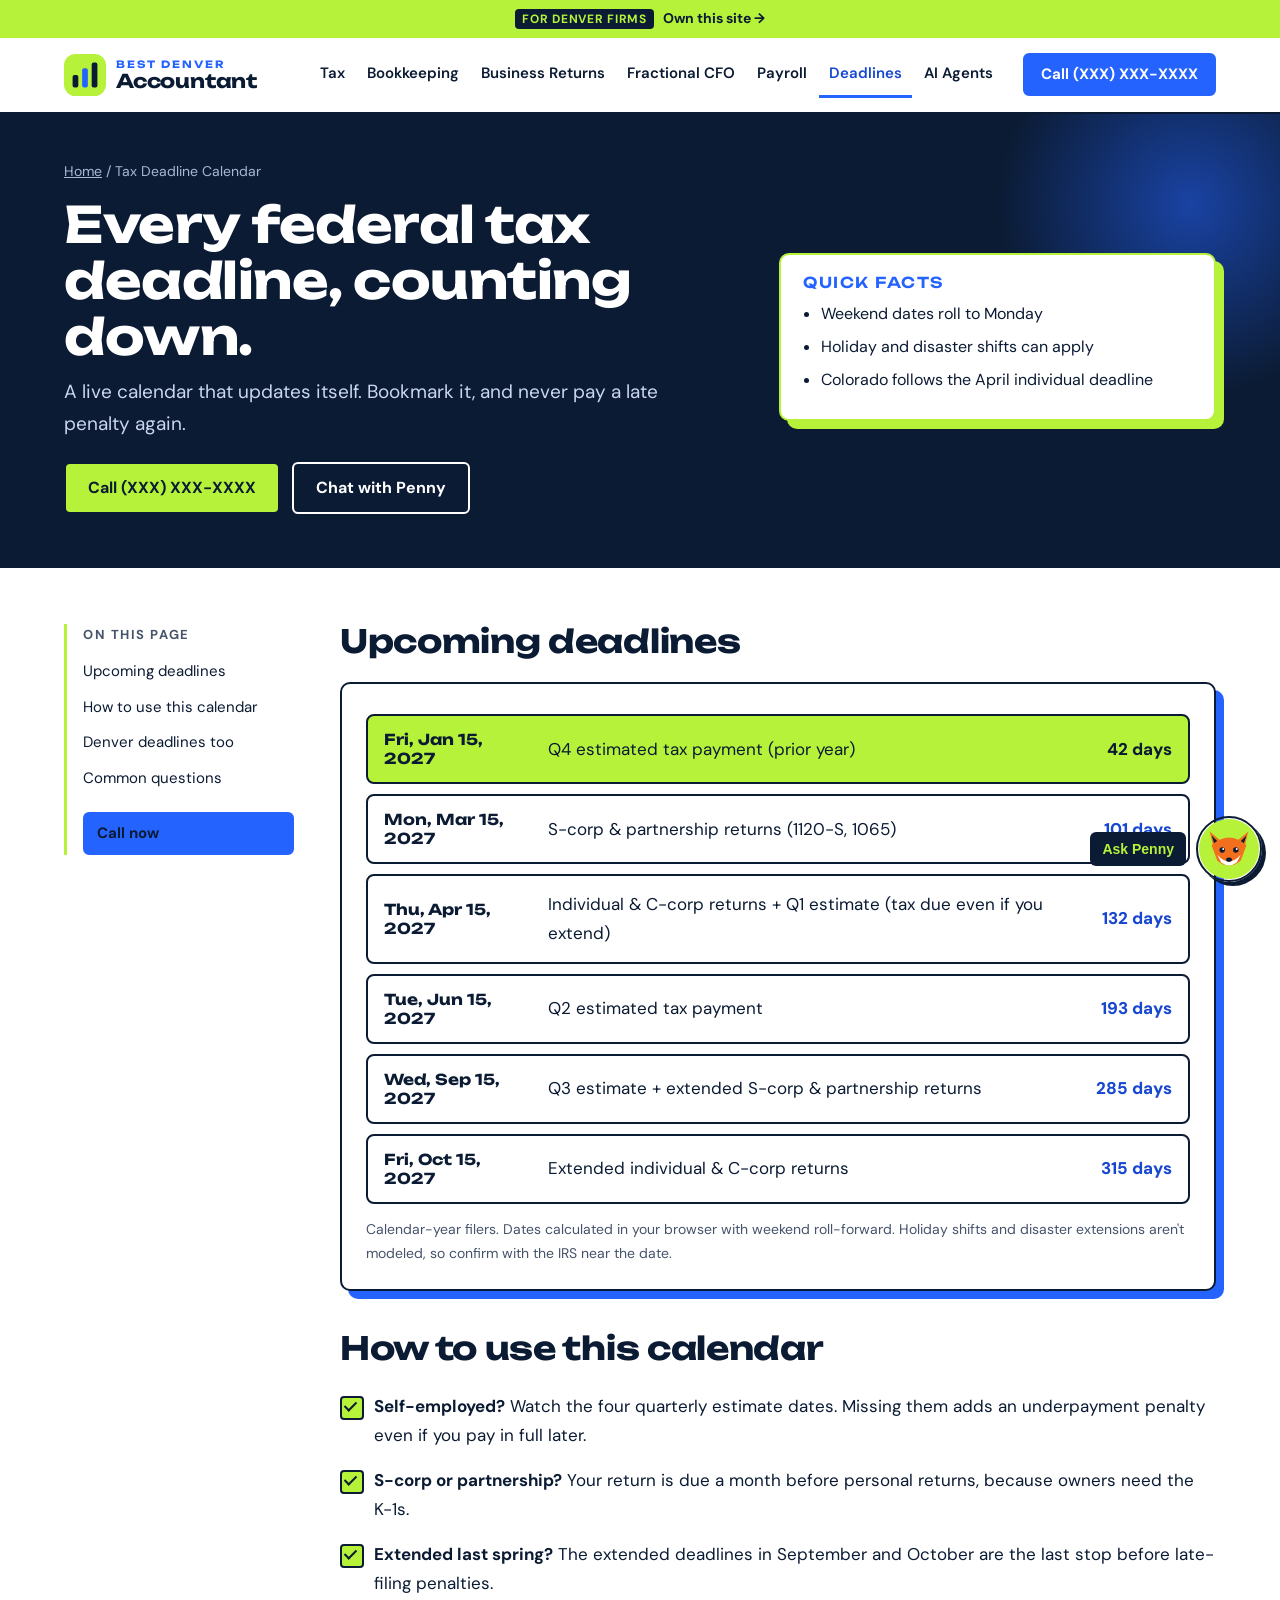
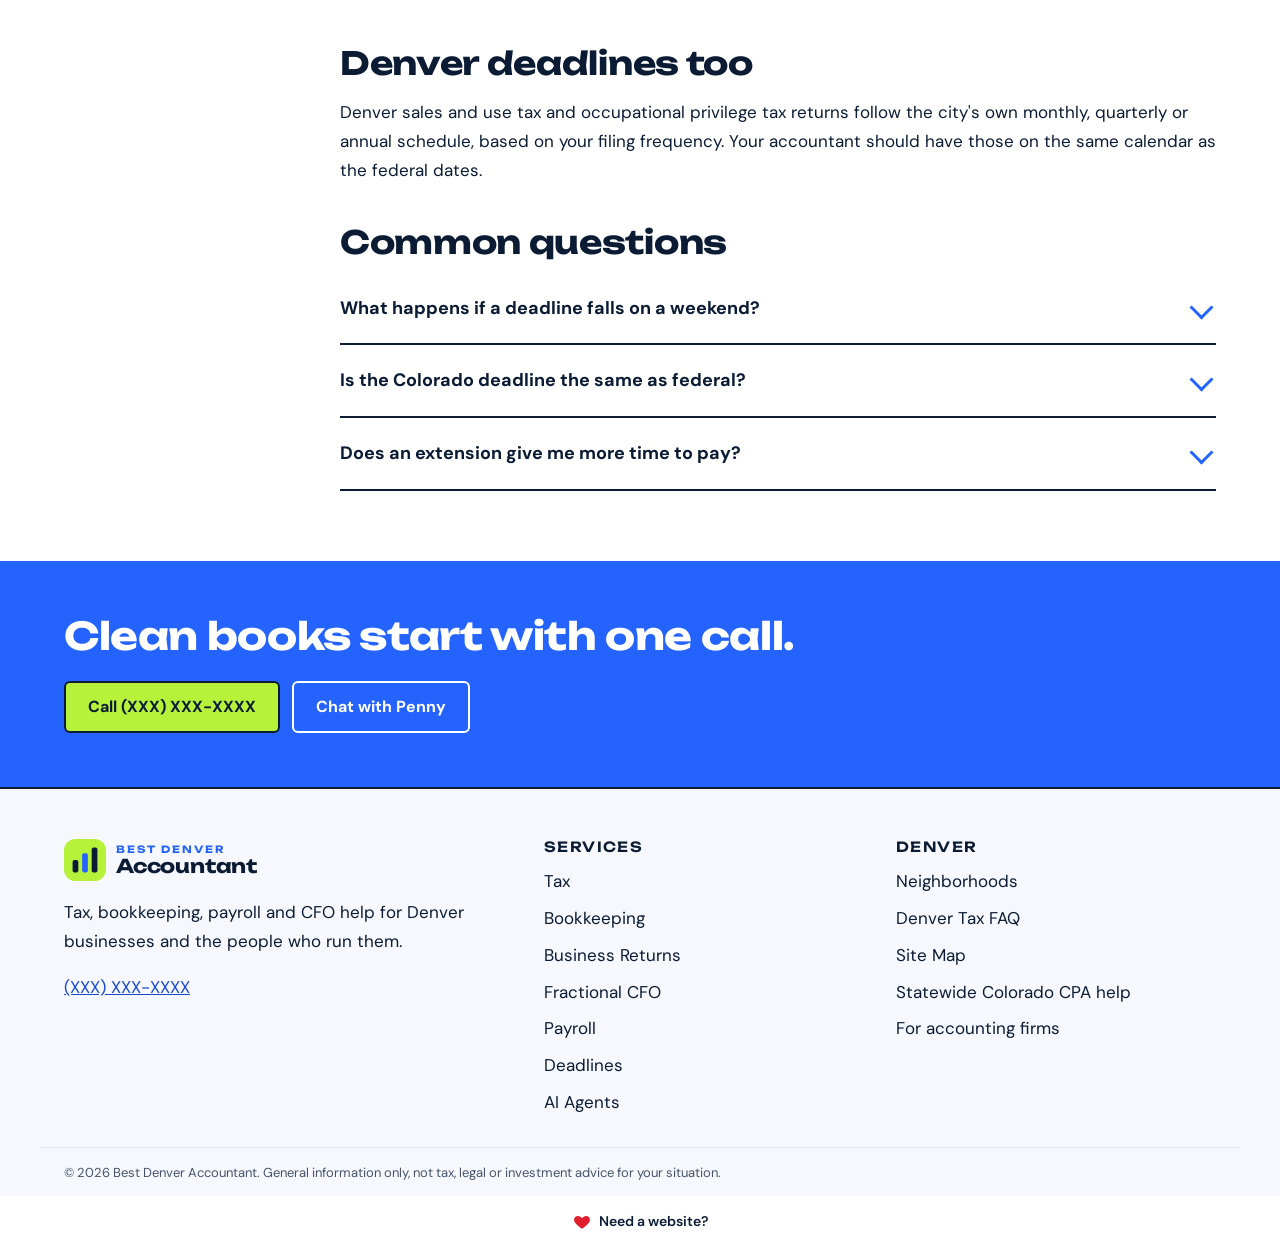
<file: tax-deadline-calendar/index.html>
<!doctype html><html lang="en"><head><meta charset="utf-8"><script>document.documentElement.className+=' js'</script>
<meta name="viewport" content="width=device-width,initial-scale=1">
<title>Tax Deadline Calendar 2026–2027 | Live Countdown | Best Denver Accountant</title><meta name="description" content="Live countdown to upcoming federal tax deadlines: quarterly estimates, S-corp and partnership returns, individual and C-corp returns, and extension due dates."><link rel="canonical" href="https://www.bestdenveraccountant.com/tax-deadline-calendar/">
<meta name="robots" content="index,follow,max-image-preview:large">
<meta property="og:type" content="website"><meta property="og:site_name" content="Best Denver Accountant"><meta property="og:title" content="Tax Deadline Calendar 2026–2027 | Live Countdown | Best Denver Accountant"><meta property="og:description" content="Live countdown to upcoming federal tax deadlines: quarterly estimates, S-corp and partnership returns, individual and C-corp returns, and extension due dates."><meta property="og:url" content="https://www.bestdenveraccountant.com/tax-deadline-calendar/"><meta property="og:image" content="https://www.bestdenveraccountant.com/assets/og.png"><meta name="twitter:card" content="summary_large_image">
<meta name="theme-color" content="#B6F23A">
<link rel="icon" href="/favicon.svg" type="image/svg+xml"><link rel="icon" href="/favicon-32.png" sizes="32x32"><link rel="apple-touch-icon" href="/apple-touch-icon.png">
<link rel="preconnect" href="https://fonts.googleapis.com"><link rel="preconnect" href="https://fonts.gstatic.com" crossorigin>
<link href="https://fonts.googleapis.com/css2?family=Unbounded:wght@600;700&family=DM+Sans:opsz,wght@9..40,400;9..40,600;9..40,700&display=swap" rel="stylesheet">
<link rel="stylesheet" href="/assets/style.css"><script type="application/ld+json">{"@context": "https://schema.org", "@graph": [{"@type": "AccountingService", "@id": "https://www.bestdenveraccountant.com/#org", "name": "Best Denver Accountant", "url": "https://www.bestdenveraccountant.com/", "logo": "https://www.bestdenveraccountant.com/assets/icon-512.png", "image": "https://www.bestdenveraccountant.com/assets/og.png", "areaServed": {"@type": "City", "name": "Denver", "containedInPlace": {"@type": "State", "name": "Colorado"}}, "description": "Denver accountant for bookkeeping, tax preparation, payroll and fractional CFO services for local businesses and individuals.", "knowsAbout": ["Denver occupational privilege tax", "Bookkeeping", "Business tax preparation", "Fractional CFO", "Payroll"]}, {"@type": "WebSite", "@id": "https://www.bestdenveraccountant.com/#site", "url": "https://www.bestdenveraccountant.com/", "name": "Best Denver Accountant", "publisher": {"@id": "https://www.bestdenveraccountant.com/#org"}, "inLanguage": "en-US"}, {"@type": "WebPage", "@id": "https://www.bestdenveraccountant.com/tax-deadline-calendar/#page", "url": "https://www.bestdenveraccountant.com/tax-deadline-calendar/", "name": "Tax Deadline Calendar 2026–2027 | Live Countdown | Best Denver Accountant", "description": "Live countdown to upcoming federal tax deadlines: quarterly estimates, S-corp and partnership returns, individual and C-corp returns, and extension due dates.", "isPartOf": {"@id": "https://www.bestdenveraccountant.com/#site"}, "about": {"@id": "https://www.bestdenveraccountant.com/#org"}, "dateModified": "2026-11-05", "inLanguage": "en-US", "speakable": {"@type": "SpeakableSpecification", "cssSelector": ["h1", ".lede"]}, "breadcrumb": {"@id": "https://www.bestdenveraccountant.com/tax-deadline-calendar/#crumbs"}}, {"@type": "BreadcrumbList", "@id": "https://www.bestdenveraccountant.com/tax-deadline-calendar/#crumbs", "itemListElement": [{"@type": "ListItem", "position": 1, "name": "Home", "item": "https://www.bestdenveraccountant.com/"}, {"@type": "ListItem", "position": 2, "name": "Tax Deadline Calendar", "item": "https://www.bestdenveraccountant.com/tax-deadline-calendar/"}]}, {"@type": "FAQPage", "@id": "https://www.bestdenveraccountant.com/tax-deadline-calendar/#faq", "mainEntity": [{"@type": "Question", "name": "What happens if a deadline falls on a weekend?", "acceptedAnswer": {"@type": "Answer", "text": "It moves to the next business day. Federal holidays and IRS disaster relief can also shift dates, so confirm with the IRS when you're close to the line."}}, {"@type": "Question", "name": "Is the Colorado deadline the same as federal?", "acceptedAnswer": {"@type": "Answer", "text": "For individual income tax returns, Colorado generally follows the federal April deadline and offers an automatic six-month extension to file."}}, {"@type": "Question", "name": "Does an extension give me more time to pay?", "acceptedAnswer": {"@type": "Answer", "text": "No. An extension gives you more time to file. Payment is still due by the original deadline, and interest and penalties apply to late payments."}}]}]}</script></head><body><a class="own-ribbon" href="/own-this-site/"><span>For Denver firms</span> Own this site →</a>
<header class="hd"><div class="box hd-in">
 <a class="logo" href="/" aria-label="Best Denver Accountant home"><svg class="mk" viewBox="0 0 44 44" aria-hidden="true"><rect width="44" height="44" rx="12" fill="#B6F23A"/><rect x="9" y="22" width="6" height="13" rx="2" fill="#0B1B33"/><rect x="19" y="15" width="6" height="20" rx="2" fill="#2563FF"/><rect x="29" y="9" width="6" height="26" rx="2" fill="#0B1B33"/></svg><span><small>BEST DENVER</small>Accountant</span></a>
 <nav class="nv" id="mainnav" aria-label="Main"><a href="/denver-tax-accountant/">Tax</a><a href="/bookkeeper-denver/">Bookkeeping</a><a href="/business-tax-preparation/">Business Returns</a><a href="/fractional-cfo-denver/">Fractional CFO</a><a href="/payroll-services-denver/">Payroll</a><a href="/tax-deadline-calendar/" aria-current="page">Deadlines</a><a href="/ai-agents-for-accountants/">AI Agents</a><a class="nv-own" href="/own-this-site/">Own this site</a></nav>
 <a class="b b-blue hd-call" href="tel:+1XXXXXXXXXX">Call (XXX) XXX-XXXX</a>
 <button class="menu-btn" aria-label="Open menu" aria-expanded="false" aria-controls="mainnav"><span></span><span></span></button>
</div></header><main><section class="ph"><div class="box ph-in"><div><nav class="bc" aria-label="Breadcrumb"><a href="/">Home</a> / Tax Deadline Calendar</nav>
<h1>Every federal tax deadline, counting down.</h1><p class="lede">A live calendar that updates itself. Bookmark it, and never pay a late penalty again.</p><div class="hx-ctas" style="justify-content:flex-start"><a class="b b-lime" href="tel:+1XXXXXXXXXX">Call (XXX) XXX-XXXX</a><button class="b b-line-w" data-open-bot>Chat with Penny</button></div></div>
<div class="facts"><h3>Quick facts</h3><ul><li>Weekend dates roll to Monday</li><li>Holiday and disaster shifts can apply</li><li>Colorado follows the April individual deadline</li></ul></div></div></section>
<div class="box doc"><aside class="toc"><b>On this page</b><div class="toc-links"></div><a class="b b-blue" href="tel:+1XXXXXXXXXX">Call now</a></aside>
<article>
<h2>Upcoming deadlines</h2>
<div class="widget"><div id="deadlines" class="dl" aria-live="polite"></div><p style="font-size:14px;color:var(--ink2);margin:14px 0 0">Calendar-year filers. Dates calculated in your browser with weekend roll-forward. Holiday shifts and disaster extensions aren't modeled, so confirm with the IRS near the date.</p></div>
<h2>How to use this calendar</h2>
<ul class="chk"><li><b>Self-employed?</b> Watch the four quarterly estimate dates. Missing them adds an underpayment penalty even if you pay in full later.</li><li><b>S-corp or partnership?</b> Your return is due a month before personal returns, because owners need the K-1s.</li><li><b>Extended last spring?</b> The extended deadlines in September and October are the last stop before late-filing penalties.</li></ul>
<h2>Denver deadlines too</h2>
<p>Denver sales and use tax and occupational privilege tax returns follow the city's own monthly, quarterly or annual schedule, based on your filing frequency. Your accountant should have those on the same calendar as the federal dates.</p>
<h2>Common questions</h2><div class="qa"><details><summary>What happens if a deadline falls on a weekend?</summary><p>It moves to the next business day. Federal holidays and IRS disaster relief can also shift dates, so confirm with the IRS when you're close to the line.</p></details><details><summary>Is the Colorado deadline the same as federal?</summary><p>For individual income tax returns, Colorado generally follows the federal April deadline and offers an automatic six-month extension to file.</p></details><details><summary>Does an extension give me more time to pay?</summary><p>No. An extension gives you more time to file. Payment is still due by the original deadline, and interest and penalties apply to late payments.</p></details></div></article></div></main><section class="closer"><div class="box closer-in">
 <h2>Clean books start with one call.</h2>
 <div class="closer-b"><a class="b b-lime" href="tel:+1XXXXXXXXXX">Call (XXX) XXX-XXXX</a><button class="b b-line-w" data-open-bot>Chat with Penny</button></div>
</div></section>
<footer class="ft"><div class="box ft-grid">
 <div><a class="logo" href="/"><svg class="mk" viewBox="0 0 44 44" aria-hidden="true"><rect width="44" height="44" rx="12" fill="#B6F23A"/><rect x="9" y="22" width="6" height="13" rx="2" fill="#0B1B33"/><rect x="19" y="15" width="6" height="20" rx="2" fill="#2563FF"/><rect x="29" y="9" width="6" height="26" rx="2" fill="#0B1B33"/></svg><span><small>BEST DENVER</small>Accountant</span></a><p>Tax, bookkeeping, payroll and CFO help for Denver businesses and the people who run them.</p><p><a href="tel:+1XXXXXXXXXX">(XXX) XXX-XXXX</a></p></div>
 <div class="ft-links"><h3>Services</h3><a href="/denver-tax-accountant/">Tax</a><a href="/bookkeeper-denver/">Bookkeeping</a><a href="/business-tax-preparation/">Business Returns</a><a href="/fractional-cfo-denver/">Fractional CFO</a><a href="/payroll-services-denver/">Payroll</a><a href="/tax-deadline-calendar/">Deadlines</a><a href="/ai-agents-for-accountants/">AI Agents</a></div>
 <div class="ft-links"><h3>Denver</h3><a href="/denver-neighborhoods/">Neighborhoods</a><a href="/faq/">Denver Tax FAQ</a><a href="/sitemap/">Site Map</a><a href="https://www.bestcpacolorado.com/" rel="nofollow">Statewide Colorado CPA help</a><a href="/own-this-site/">For accounting firms</a></div>
</div><p class="box legal">© 2026 Best Denver Accountant. General information only, not tax, legal or investment advice for your situation.</p></footer>
<div class="mbar"><a href="tel:+1XXXXXXXXXX">📞 Call</a><button data-open-bot>🦊 Chat</button></div>
<div class="sig-heart"><svg viewBox="0 0 24 24" aria-hidden="true"><path fill="#e11d2e" d="M12 21s-7.5-4.6-10-9.3C.4 8.4 2.3 4.5 6 4.1c2.2-.2 4 .9 6 3 2-2.1 3.8-3.2 6-3 3.7.4 5.6 4.3 4 7.6C19.5 16.4 12 21 12 21z"/></svg><a href="https://eyetoad.com/" rel="nofollow">Need a website?</a></div><script src="/assets/app.js" defer></script><script src="/assets/penny.js" defer></script></body></html>
</file>
<file: assets/style.css>
:root{--bg:#ffffff;--ink:#0B1B33;--ink2:#46536b;--blue:#2563FF;--blue-d:#1747d1;--lime:#B6F23A;--lime-d:#93cf12;--lilac:#EEF2FF;--mist:#f6f8fd;--bd:#dfe5f2;--rad:6px}
*{box-sizing:border-box}html{scroll-behavior:smooth}
body{margin:0;background:var(--bg);color:var(--ink);font:400 17px/1.7 "DM Sans",system-ui,-apple-system,"Segoe UI",Roboto,sans-serif;-webkit-font-smoothing:antialiased}
h1,h2,h3,.logo span{font-family:"Unbounded","DM Sans",system-ui,sans-serif;letter-spacing:-.01em;line-height:1.12;color:var(--ink)}
h1{font-weight:700}h2{font-size:clamp(25px,3.4vw,38px);font-weight:700;margin:0 0 14px}h3{font-size:18px;font-weight:600;margin:0 0 8px}
a{color:var(--blue-d)}
.box{max-width:1200px;margin:0 auto;padding:0 24px}
.own-ribbon{display:block;text-align:center;background:var(--lime);color:var(--ink);font-weight:700;font-size:14px;padding:7px 12px;text-decoration:none}
.own-ribbon span{background:var(--ink);color:var(--lime);padding:2px 7px;margin-right:6px;border-radius:4px;font-size:12px;text-transform:uppercase;letter-spacing:.06em}
.hd{position:sticky;top:0;z-index:60;background:#fff;border-bottom:2px solid var(--ink)}
.hd-in{display:flex;align-items:center;gap:20px;height:74px}
.logo{display:flex;align-items:center;gap:10px;text-decoration:none;color:var(--ink)}
.logo .mk{width:42px;height:42px;flex:none}.logo span{font-size:19px;font-weight:700;line-height:1}.logo small{display:block;font-size:10px;letter-spacing:.2em;color:var(--blue);margin-bottom:3px}
.nv{display:flex;gap:2px;margin-left:auto}
.nv a{color:var(--ink);text-decoration:none;font-weight:600;font-size:15px;padding:9px 10px;border-bottom:3px solid transparent}
.nv a:hover,.nv a[aria-current]{border-bottom-color:var(--blue);color:var(--blue-d)}
.nv-own{display:none}
.b{display:inline-flex;align-items:center;justify-content:center;gap:8px;font:700 16px/1 "DM Sans",system-ui,sans-serif;padding:16px 22px;border-radius:var(--rad);border:2px solid var(--ink);cursor:pointer;text-decoration:none;transition:transform .15s,box-shadow .15s}
.b:hover{transform:translate(-2px,-2px);box-shadow:4px 4px 0 var(--ink)}
.b-blue{background:var(--blue);color:#fff;border-color:var(--blue)}.b-blue:hover{box-shadow:4px 4px 0 var(--ink)}
.b-lime{background:var(--lime);color:var(--ink)}.b-line{background:#fff;color:var(--ink)}.b-line-w{background:transparent;color:#fff;border-color:#fff}
.b-line-w:hover{box-shadow:4px 4px 0 var(--lime)}
.hd-call{padding:12px 16px;font-size:15px}
.menu-btn{display:none;margin-left:auto;width:48px;height:44px;border:2px solid var(--ink);background:var(--lime);border-radius:var(--rad);cursor:pointer;padding:0 11px}
.menu-btn span{display:block;height:3px;background:var(--ink);margin:6px 0;transition:transform .2s}
.menu-btn[aria-expanded=true] span:first-child{transform:translateY(4.5px) rotate(45deg)}.menu-btn[aria-expanded=true] span:last-child{transform:translateY(-4.5px) rotate(-45deg)}
/* hero */
.hx{position:relative;overflow:hidden;background:linear-gradient(180deg,#f3f6ff 0,#fff 70%)}
.hx canvas{position:absolute;inset:0;width:100%;height:100%}
.hx .skyline{position:absolute;left:0;bottom:0;width:100%;height:200px}
.win rect{animation:glow 7s ease-in-out infinite}.win rect:nth-child(2n){animation-delay:1.7s}.win rect:nth-child(3n){animation-delay:3.1s}
@keyframes glow{0%,100%{opacity:.95}50%{opacity:.55}}
.hx-in{position:relative;text-align:center;padding:64px 24px 210px;max-width:980px;margin:0 auto}
.tag{display:inline-block;font:700 13px/1 "DM Sans",sans-serif;letter-spacing:.14em;text-transform:uppercase;background:var(--ink);color:var(--lime);padding:9px 12px;border-radius:4px;margin-bottom:20px}
.hx h1{font-size:clamp(34px,6vw,70px);margin:0 0 16px}
.hx h1 .u{color:var(--blue);display:inline-block;position:relative}
.hx h1 .u::after{content:"";position:absolute;left:0;right:0;bottom:-6px;height:8px;background:var(--lime);transform:scaleX(0);transform-origin:left;animation:under 1s .5s ease-out forwards}
@keyframes under{to{transform:scaleX(1)}}
.hx .lede{font-size:clamp(18px,2.1vw,22px);color:var(--ink2);max-width:40ch;margin:0 auto 26px}
.hx-ctas{display:flex;gap:12px;justify-content:center;flex-wrap:wrap}
/* timeline */
.tl{margin:38px auto 0;background:#fff;border:2px solid var(--ink);border-radius:10px;padding:18px 20px 14px;box-shadow:8px 8px 0 var(--lime);text-align:left;max-width:900px}
.tl-top{display:flex;align-items:center;gap:8px;font-weight:700;font-size:14px;text-transform:uppercase;letter-spacing:.08em}
.tl-time{margin-left:auto;font-variant-numeric:tabular-nums;background:var(--lilac);color:var(--blue-d);padding:4px 8px;border-radius:4px}
.pulse{width:9px;height:9px;border-radius:50%;background:var(--blue);animation:pl 1.6s infinite}@keyframes pl{50%{opacity:.25}}
.tl-track{position:relative;display:grid;grid-template-columns:repeat(5,1fr);gap:8px;margin-top:18px}
.tl-track::before{content:"";position:absolute;left:8%;right:8%;top:22px;height:4px;background:var(--bd);border-radius:4px}
.tl-fill{position:absolute;left:8%;top:22px;height:4px;width:0;background:linear-gradient(90deg,var(--blue),var(--lime-d));border-radius:4px;transition:width .7s}
.tl-node{position:relative;text-align:center;opacity:.5;transition:opacity .4s,transform .4s}
.tl-node i{display:grid;place-items:center;width:46px;height:46px;margin:0 auto 8px;border-radius:50%;background:#fff;border:2px solid var(--ink);font-style:normal;font-weight:800;font-size:18px}
.tl-node.on{opacity:1;transform:translateY(-3px)}.tl-node.on i{background:var(--lime)}.tl-node.past{opacity:.9}.tl-node.past i{background:var(--lilac)}
.tl-node b{display:block;font-size:15px}.tl-node small{color:var(--ink2);font-size:13px;line-height:1.3;display:block}
.tl-note{font-size:12px;color:var(--ink2);margin:12px 0 0}
/* home blocks */
.sec{padding:84px 0}.mist{background:var(--mist)}
.kicker{font:700 13px/1 "DM Sans",sans-serif;letter-spacing:.14em;text-transform:uppercase;color:var(--blue);margin-bottom:12px}
.intro{font-size:19px;color:var(--ink2);max-width:60ch}
.bento{display:grid;grid-template-columns:repeat(6,1fr);grid-auto-rows:minmax(170px,auto);gap:16px;margin-top:30px}
.tile{border:2px solid var(--ink);border-radius:10px;padding:24px;background:#fff;text-decoration:none;color:var(--ink);display:flex;flex-direction:column;transition:transform .18s,box-shadow .18s}
.tile:hover{transform:translate(-3px,-3px);box-shadow:6px 6px 0 var(--ink)}
.tile .go{margin-top:auto;font-weight:700;color:var(--blue-d)}
.t-a{grid-column:span 3;grid-row:span 2;background:var(--blue);border-color:var(--blue)}.t-a h3,.t-a p,.t-a .go{color:#fff}.t-a h3{font-size:26px}
.t-b{grid-column:span 3;background:var(--lime)}.t-c{grid-column:span 3}
.t-d,.t-e,.t-f{grid-column:span 2}
.t-a .big{font:700 clamp(46px,6vw,74px)/1 "Unbounded",sans-serif;color:var(--lime);margin:auto 0 10px}
.vs{display:grid;grid-template-columns:1fr 1fr;gap:0;border:2px solid var(--ink);border-radius:10px;overflow:hidden;margin-top:28px}
.vs>div{padding:28px}.vs .old{background:#fff}.vs .new{background:var(--ink);color:#fff}.vs .new h3{color:var(--lime)}
.vs ul{list-style:none;padding:0;margin:12px 0 0}.vs li{padding:9px 0 9px 30px;position:relative;border-bottom:1px dashed var(--bd)}
.vs .new li{border-color:#2b3d5c;color:#dfe7ff}.vs .old li::before{content:"✕";position:absolute;left:4px;color:#d64545;font-weight:800}.vs .new li::before{content:"✓";position:absolute;left:4px;color:var(--lime);font-weight:800}
.marq{overflow:hidden;border-top:2px solid var(--ink);border-bottom:2px solid var(--ink);background:var(--lime);padding:14px 0;margin-top:30px}
.marq-in{display:flex;gap:36px;white-space:nowrap;animation:mq 38s linear infinite;width:max-content}
.marq a{font:700 18px/1 "Unbounded",sans-serif;color:var(--ink);text-decoration:none}.marq a::after{content:"✦";margin-left:36px;color:var(--blue)}
@keyframes mq{to{transform:translateX(-50%)}}
.count{display:grid;grid-template-columns:1.2fr 1fr;gap:30px;align-items:center}
.count-card{border:2px solid var(--ink);border-radius:10px;padding:26px;background:#fff;box-shadow:8px 8px 0 var(--blue)}
.count-card .lbl{font-weight:700;color:var(--ink2)}.count-card .num{font:700 clamp(40px,6vw,64px)/1 "Unbounded",sans-serif;color:var(--blue);margin:10px 0}
.qa details{border-bottom:2px solid var(--ink);padding:4px 0}
.qa summary{cursor:pointer;list-style:none;font-weight:700;font-size:18px;padding:16px 40px 16px 0;position:relative}
.qa summary::-webkit-details-marker{display:none}
.qa summary::after{content:"";position:absolute;right:6px;top:22px;width:14px;height:14px;border-right:3px solid var(--blue);border-bottom:3px solid var(--blue);transform:rotate(45deg);transition:transform .2s}
.qa details[open] summary::after{transform:rotate(-135deg);top:28px}
.qa details p{margin:0 0 18px;color:var(--ink2)}
/* inner */
.ph{background:var(--ink);color:#fff;position:relative;overflow:hidden}
.ph::after{content:"";position:absolute;right:-120px;top:-120px;width:420px;height:420px;border-radius:50%;background:radial-gradient(circle,var(--blue) 0,transparent 65%);opacity:.55}
.ph-in{position:relative;z-index:1;display:grid;grid-template-columns:1.4fr .9fr;gap:36px;align-items:center;padding:46px 24px 54px}
.ph h1{color:#fff;font-size:clamp(30px,4.4vw,50px);margin:12px 0 12px}
.ph .lede{color:#cbd6ef;font-size:19px;margin:0 0 22px;max-width:48ch}
.bc{font-size:14px;color:#a9b7d6}.bc a{color:#a9b7d6}
.facts{background:#fff;color:var(--ink);border:2px solid var(--lime);border-radius:10px;padding:20px 22px;box-shadow:8px 8px 0 var(--lime)}
.facts h3{font-size:15px;text-transform:uppercase;letter-spacing:.1em;color:var(--blue)}
.facts ul{margin:0;padding-left:18px}.facts li{margin:6px 0;font-size:16px}
.doc{display:grid;grid-template-columns:230px minmax(0,1fr);gap:46px;padding:56px 24px 70px}
.toc{position:sticky;top:100px;align-self:start;border-left:3px solid var(--lime);padding-left:16px}
.toc b{display:block;font-size:13px;text-transform:uppercase;letter-spacing:.12em;margin-bottom:8px;color:var(--ink2)}
.toc a{display:block;color:var(--ink);text-decoration:none;font-size:15px;padding:5px 0}.toc a:hover{color:var(--blue)}
.toc .b{margin-top:16px;width:100%;font-size:15px;padding:12px}
.doc h2{font-size:clamp(24px,2.8vw,32px);margin:40px 0 12px;scroll-margin-top:100px}.doc article>h2:first-child{margin-top:0}
.doc .callout{border:2px solid var(--ink);border-radius:10px;padding:18px 20px;background:var(--lilac)}
.chk{list-style:none;padding:0}.chk li{padding:8px 0 8px 34px;position:relative}
.chk li::before{content:"";position:absolute;left:0;top:12px;width:20px;height:20px;background:var(--lime);border:2px solid var(--ink);border-radius:4px}
.chk li::after{content:"";position:absolute;left:7px;top:15px;width:5px;height:10px;border:solid var(--ink);border-width:0 2.5px 2.5px 0;transform:rotate(45deg)}
.tbl{width:100%;border-collapse:collapse;margin:16px 0;border:2px solid var(--ink)}
.tbl th,.tbl td{padding:12px 14px;text-align:left;border-bottom:1px solid var(--bd);font-size:16px;vertical-align:top}.tbl th{background:var(--lime);font-weight:700}
.cards{display:grid;grid-template-columns:1fr 1fr;gap:16px;margin:16px 0}
.cd{border:2px solid var(--ink);border-radius:10px;padding:20px;background:#fff}
.widget{border:2px solid var(--ink);border-radius:10px;padding:24px;margin:22px 0;background:#fff;box-shadow:8px 8px 0 var(--blue)}
.widget label{display:block;font-weight:700;margin:14px 0 6px}
.widget input[type=range]{width:100%;accent-color:var(--blue)}
.widget .val{float:right;color:var(--blue-d);font-weight:800}
.widget .res{margin-top:18px;background:var(--ink);color:#fff;border-radius:8px;padding:18px}.widget .res b{font:700 34px/1.1 "Unbounded",sans-serif;color:var(--lime)}
.dl{display:grid;gap:10px;margin-top:6px}
.dl-row{display:grid;grid-template-columns:150px 1fr auto;gap:14px;align-items:center;border:2px solid var(--ink);border-radius:8px;padding:14px 16px;background:#fff}
.dl-row.next{background:var(--lime)}.dl-row .d{font:700 15px "Unbounded",sans-serif}.dl-row .left{font-weight:800;color:var(--blue-d);white-space:nowrap}.dl-row.next .left{color:var(--ink)}
.hood{scroll-margin-top:100px}
/* form */
.frm{border:2px solid var(--ink);border-radius:10px;padding:26px;background:var(--mist);box-shadow:8px 8px 0 var(--lime)}
.frm .two{display:grid;grid-template-columns:1fr 1fr;gap:14px}
.frm label{display:block;font-weight:700;font-size:15px;margin:12px 0 6px}
.frm input,.frm select,.frm textarea{width:100%;padding:13px;border:2px solid var(--ink);border-radius:6px;font:inherit;background:#fff}
.frm textarea{min-height:110px}
.form-status{font-weight:700;margin-top:12px}.form-status.ok{color:#15803d}.form-status.warn{color:#b45309}.form-status.err{color:#b91c1c}
.hp{position:absolute;left:-9999px;width:1px;height:1px;overflow:hidden}
.closer{background:var(--blue);padding:54px 0}
.closer-in{display:flex;justify-content:space-between;align-items:center;gap:24px;flex-wrap:wrap}.closer h2{color:#fff;margin:0}.closer-b{display:flex;gap:12px;flex-wrap:wrap}
.ft{background:var(--mist);border-top:2px solid var(--ink);padding:50px 0 12px}
.ft-grid{display:grid;grid-template-columns:1.4fr 1fr 1fr;gap:32px}.ft h3{font-size:14px;text-transform:uppercase;letter-spacing:.1em}
.ft-links a{display:block;color:var(--ink);text-decoration:none;padding:4px 0}.ft-links a:hover{color:var(--blue)}
.legal{font-size:13px;color:var(--ink2);border-top:1px solid var(--bd);padding-top:14px;margin-top:26px}
.mbar{display:none}
.smap{columns:2}.smap li{margin:8px 0}
.js .rise{opacity:0;transform:translateY(22px);transition:opacity .6s,transform .6s}.js .rise.in{opacity:1;transform:none}
@media (max-width:1120px){.nv a{padding:9px 7px;font-size:14px}.hd-call{display:none}}
@media (max-width:940px){
 .menu-btn{display:block}.nv{display:none;position:absolute;left:0;right:0;top:74px;background:#fff;flex-direction:column;padding:8px 20px 20px;border-bottom:2px solid var(--ink);box-shadow:0 16px 30px rgba(11,27,51,.12)}
 .nv.open{display:flex}.nv a{font-size:18px;padding:13px 4px;border-bottom:1px solid var(--bd)}.nv-own{display:block;color:var(--blue-d)!important;font-weight:800}
 .bento{grid-template-columns:1fr 1fr}.t-a,.t-b,.t-c{grid-column:span 2}.t-d,.t-e,.t-f{grid-column:span 1}.t-a{grid-row:auto}
 .vs,.count,.ph-in,.doc,.cards,.ft-grid,.frm .two{grid-template-columns:1fr}
 .toc{position:static;border-left:0;padding:0;display:none}.doc{padding:36px 18px 60px}
 .tl-track{grid-template-columns:1fr;gap:6px}.tl-track::before,.tl-fill{display:none}
 .tl-node{display:grid;grid-template-columns:44px 1fr;column-gap:12px;text-align:left;align-items:center}.tl-node i{margin:0;grid-row:span 2;width:40px;height:40px}
 .sec{padding:58px 0}.box{padding:0 18px}.hx-in{padding:40px 18px 170px}
 .mbar{display:grid;grid-template-columns:1fr 1fr;position:fixed;left:0;right:0;bottom:0;z-index:80;border-top:2px solid var(--ink)}
 .mbar a,.mbar button{font:700 17px "DM Sans",sans-serif;padding:15px;text-align:center;border:0;text-decoration:none;cursor:pointer}
 .mbar a{background:var(--blue);color:#fff}.mbar button{background:var(--lime);color:var(--ink)}
 body{padding-bottom:56px}.dl-row{grid-template-columns:1fr auto}.dl-row .d{grid-column:1/-1}.smap{columns:1}
}
@media (max-width:560px){.hx h1{font-size:34px}.hx-ctas .b{flex:1 1 100%}.bento{grid-template-columns:1fr}.t-a,.t-b,.t-c,.t-d,.t-e,.t-f{grid-column:span 1}.logo span{font-size:17px}.own-ribbon{font-size:13px}}
@media (prefers-reduced-motion:reduce){*{animation:none!important;transition:none!important}.hx h1 .u::after{transform:none}.js .rise{opacity:1;transform:none}}

.sig-heart{display:flex;align-items:center;justify-content:center;gap:8px;padding:14px 16px 22px;font-size:14px;background:transparent}
.sig-heart a{color:inherit;text-decoration:none;font-weight:600}
.sig-heart a:hover{text-decoration:underline}
.sig-heart svg{width:18px;height:18px;animation:sigbeat 1.6s ease-in-out infinite;transform-origin:center}
@keyframes sigbeat{0%,100%{transform:scale(1)}15%{transform:scale(1.18)}30%{transform:scale(1)}45%{transform:scale(1.12)}}
@media (prefers-reduced-motion:reduce){.sig-heart svg{animation:none}}
</file>
